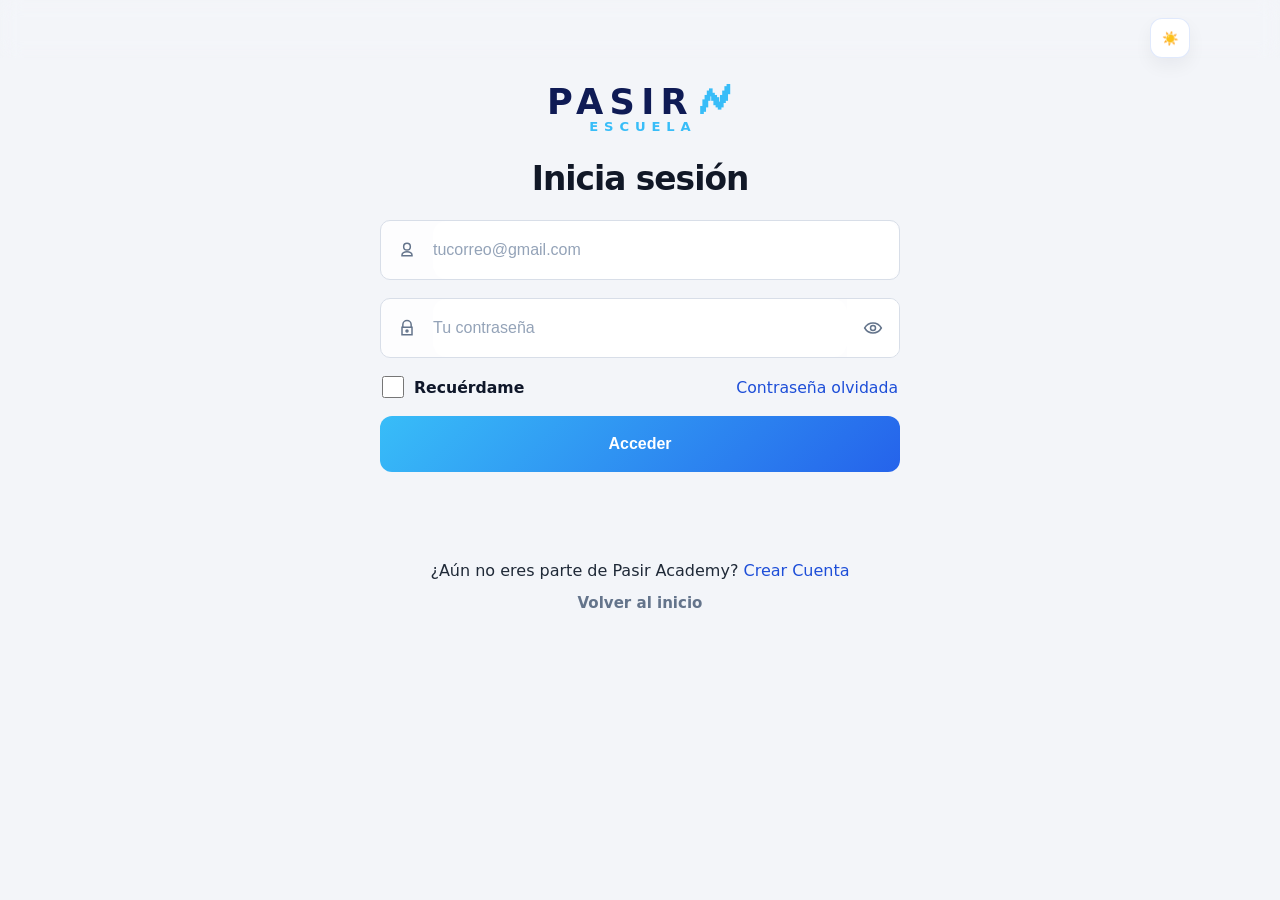
<file: account.html>
<!doctype html>
<html lang="es">
<head>
  <meta charset="utf-8" />
  <meta name="viewport" content="width=device-width,initial-scale=1" />
  <title>Mi aprendizaje | PASIR Escuela</title>
  <link rel="manifest" href="manifest.json">
  <meta name="theme-color" id="theme-color-meta" content="#f3f5f9"/>
  <link rel="apple-touch-icon" href="icons/icon-192.png">
  <link rel="stylesheet" href="app.css">
  <script src="theme.js" defer></script>
  <script>
    document.documentElement.classList.add("auth-checking");
    (function(){
      const token = localStorage.getItem("pasir_token");
      if (!token) { location.replace("login.html"); return; }
      document.documentElement.classList.remove("auth-checking");
      try{ document.documentElement.setAttribute('data-theme', localStorage.getItem('pasir-theme') || 'light'); }catch(e){}
    })();
  </script>
  <style>
    html.auth-checking, html.auth-checking body{visibility:hidden}
    :root{
      --bg:#f3f5f9;--card:#ffffff;--soft:#eef8ff;--stroke:#d8e3f1;--text:#0f172a;--muted:#64748b;
      --blue:#38bdf8;--blue2:#2563eb;--green:#22c55e;--red:#ef4444;--shadow:0 18px 40px rgba(15,23,42,.08)
    }
    *{box-sizing:border-box}
    body{margin:0;background:var(--bg);color:var(--text);font-family:Inter,system-ui,-apple-system,"Segoe UI",Arial,sans-serif;min-height:100vh}
    .container{width:min(1180px,92vw);margin:0 auto}
    .app-header{background:transparent;border-bottom:none;box-shadow:none}
    .topbar{display:flex;justify-content:space-between;align-items:center;gap:12px;padding:18px 0 0}
    .brand{display:flex;align-items:center;gap:10px;font-weight:1000;color:#0f1b55;letter-spacing:.02em}
    .dot{width:12px;height:12px;border-radius:999px;background:var(--blue);box-shadow:0 0 0 6px rgba(56,189,248,.14)}
    .actions{display:flex;gap:10px;align-items:center;flex-wrap:wrap;justify-content:flex-end}
    .btn{display:inline-flex;align-items:center;justify-content:center;gap:8px;padding:10px 13px;border-radius:14px;text-decoration:none;font-weight:900;border:1px solid transparent;cursor:pointer;white-space:nowrap}
    .btn.secondary{background:#fff;border-color:rgba(37,99,235,.16);color:#1d4ed8;box-shadow:0 8px 18px rgba(15,23,42,.04)}
    .btn.active{background:linear-gradient(135deg,#38bdf8,#2563eb);color:#fff;border:0;box-shadow:0 12px 22px rgba(37,99,235,.20)}
    .theme-btn{background:#fff;color:var(--text);border:1px solid rgba(37,99,235,.14);box-shadow:0 8px 18px rgba(15,23,42,.05);border-radius:14px;padding:10px 12px}
    .user-menu{position:relative}
    .user-trigger{display:inline-flex;align-items:center;gap:8px;padding:10px 12px;border-radius:14px;border:1px solid rgba(37,99,235,.14);background:#fff;color:var(--text);font-weight:900;cursor:pointer;box-shadow:0 8px 18px rgba(15,23,42,.04);max-width:220px}
    .user-trigger .name{overflow:hidden;text-overflow:ellipsis;white-space:nowrap;max-width:130px}
    .avatar{display:inline-flex;width:28px;height:28px;align-items:center;justify-content:center;border-radius:999px;background:rgba(56,189,248,.10);border:1px solid rgba(56,189,248,.24)}
    .user-dropdown{z-index:50;position:absolute;right:0;top:calc(100% + 10px);min-width:260px;border:1px solid rgba(37,99,235,.14);background:#fff;border-radius:16px;box-shadow:0 20px 40px rgba(15,23,42,.12);padding:8px;display:none}
    .user-dropdown.open{display:block}.dd-email{padding:10px 12px;color:var(--muted);font-size:13px;word-break:break-all}.dd-item{width:100%;display:flex;align-items:center;gap:10px;padding:10px 12px;border-radius:12px;text-decoration:none;border:0;background:transparent;color:inherit;font-weight:900;cursor:pointer;text-align:left}.dd-item:hover{background:rgba(56,189,248,.08)}.dd-sep{height:1px;background:rgba(148,163,184,.18);margin:6px 4px}.danger{color:#dc2626}
    main{padding:24px 0 44px}.hero{background:linear-gradient(135deg,#eef8ff,#ffffff);border:1px solid rgba(37,99,235,.12);border-radius:24px;padding:22px;box-shadow:var(--shadow);display:flex;justify-content:space-between;gap:18px;align-items:flex-end;flex-wrap:wrap;margin-bottom:18px}
    .eyebrow{display:inline-flex;align-items:center;gap:8px;color:#1d4ed8;font-weight:900;background:rgba(56,189,248,.10);border:1px solid rgba(56,189,248,.20);border-radius:999px;padding:7px 11px;font-size:13px;margin-bottom:10px}
    h1{font-size:clamp(1.55rem,4vw,2.45rem);line-height:1.03;margin:0;color:#111827;letter-spacing:-.04em}.hero p{margin:8px 0 0;color:var(--muted);font-size:1rem}
    .stats{display:grid;grid-template-columns:repeat(3,minmax(100px,1fr));gap:10px;min-width:320px}.stat{background:#fff;border:1px solid rgba(37,99,235,.12);border-radius:18px;padding:12px 14px;box-shadow:0 8px 18px rgba(15,23,42,.04)}.stat b{display:block;font-size:1.35rem;color:#111827}.stat span{color:var(--muted);font-weight:800;font-size:12px}
    .section-head{display:flex;justify-content:space-between;align-items:end;gap:12px;margin:20px 0 12px}.section-head h2{margin:0;font-size:1.35rem;color:#111827;letter-spacing:-.02em}.muted{color:var(--muted)}
    .course-grid{display:grid;grid-template-columns:repeat(auto-fill,minmax(230px,1fr));gap:16px}.course{background:#fff;border:1px solid rgba(37,99,235,.12);border-radius:20px;overflow:hidden;box-shadow:var(--shadow);text-decoration:none;color:inherit;transition:transform .16s ease,box-shadow .16s ease,border-color .16s ease}.course:hover{transform:translateY(-2px);border-color:rgba(37,99,235,.25);box-shadow:0 22px 48px rgba(15,23,42,.12)}
    .course-cover{display:block;aspect-ratio:16/9;background:#eaf4ff;position:relative}.course-cover img{width:100%;height:100%;object-fit:cover;display:block}.tag{position:absolute;left:10px;top:10px;background:rgba(255,255,255,.9);border:1px solid rgba(37,99,235,.16);color:#1d4ed8;font-weight:1000;border-radius:999px;padding:6px 10px;font-size:12px}
    .course-body{padding:14px}.course-title{margin:0 0 6px;font-weight:1000;font-size:15px;line-height:1.25;color:#111827}.course-sub{margin:0;color:var(--muted);font-size:12px}.progress{margin-top:12px;height:8px;border-radius:999px;background:#e8eef7;overflow:hidden;border:1px solid #dde7f3}.progress>div{height:100%;background:linear-gradient(90deg,#38bdf8,#2563eb)}.progress-meta{display:flex;justify-content:space-between;gap:8px;margin-top:8px;font-size:12px;color:var(--muted);font-weight:800}.course-actions{display:flex;gap:8px;align-items:center;justify-content:space-between;margin-top:12px;flex-wrap:wrap}.btn-continue{display:inline-flex;align-items:center;justify-content:center;padding:9px 11px;border-radius:12px;text-decoration:none;font-weight:900;font-size:12px;background:linear-gradient(135deg,#38bdf8,#2563eb);color:#fff}.pill{padding:7px 10px;border-radius:999px;background:rgba(56,189,248,.10);color:#1d4ed8;border:1px solid rgba(56,189,248,.20);font-weight:900;font-size:12px}
    .empty,.err{background:#fff;border:1px solid rgba(37,99,235,.12);border-radius:18px;padding:18px;color:var(--muted);box-shadow:var(--shadow)}.err{color:#dc2626;background:rgba(239,68,68,.08);border-color:rgba(239,68,68,.16);font-weight:800}
    body[data-theme="dark"]{background:#0b1220;color:#f8fafc}body[data-theme="dark"] .brand,body[data-theme="dark"] h1,body[data-theme="dark"] h2,body[data-theme="dark"] .course-title,body[data-theme="dark"] .stat b{color:#f8fafc}body[data-theme="dark"] .muted,body[data-theme="dark"] .hero p,body[data-theme="dark"] .course-sub,body[data-theme="dark"] .progress-meta,body[data-theme="dark"] .stat span{color:#94a3b8}body[data-theme="dark"] .hero{background:linear-gradient(120deg,rgba(15,23,42,.88),rgba(2,6,23,.96))}body[data-theme="dark"] .course,body[data-theme="dark"] .stat,body[data-theme="dark"] .user-trigger,body[data-theme="dark"] .user-dropdown,body[data-theme="dark"] .btn.secondary,body[data-theme="dark"] .theme-btn,body[data-theme="dark"] .empty{background:#0f172a;color:#f8fafc;border-color:rgba(148,163,184,.22)}body[data-theme="dark"] .course-cover{background:#111827}body[data-theme="dark"] .progress{background:#172033;border-color:#22304a}
    @media(max-width:760px){.container{width:min(1180px,94vw)}.topbar{align-items:flex-start}.actions{gap:8px}.btn{padding:9px 10px;font-size:13px}.user-trigger{max-width:142px}.user-trigger .name{max-width:72px}.hero{padding:18px}.stats{grid-template-columns:repeat(3,1fr);min-width:100%;gap:8px}.stat{padding:10px}.stat b{font-size:1.15rem}.course-grid{grid-template-columns:repeat(auto-fill,minmax(160px,1fr));gap:12px}.course-body{padding:11px}.course-title{font-size:13.5px}.course-actions{display:block}.btn-continue{width:100%;margin-bottom:8px}.pill{display:inline-flex}}

    /* PASIR PRO LIMPIO: menos espacio en móvil y tarjetas sin textos repetidos */
    .hero{padding:12px 14px;margin-bottom:12px;align-items:center}
    .hero .hero-copy{display:none}
    .stats{min-width:100%;grid-template-columns:repeat(3,1fr)}
    .stat{padding:10px 12px;text-align:center}
    .section-head{display:none}
    .tag{display:none!important}
    .course-sub{display:none!important}
    .progress-meta span:first-child{display:none!important}
    .progress-meta{justify-content:center;margin-top:7px}
    .course-actions{justify-content:center}
    .course-actions .pill{display:none!important}
    .btn-continue{width:100%;font-size:13px}

    .progress-row{display:flex;align-items:center;gap:9px;margin-top:10px}
    .progress-row .progress{flex:1;margin-top:0}
    .progress-num{min-width:38px;text-align:right;font-size:12px;font-weight:1000;color:#1d4ed8}
    body[data-theme="dark"] .progress-num{color:#38bdf8}
    .progress-meta span:first-child{display:inline!important}
    @media(max-width:760px){main{padding-top:12px}.hero{border-radius:18px}.stats{gap:7px}.stat{border-radius:14px;padding:9px 7px}.stat span{font-size:10px}.course-grid{grid-template-columns:repeat(2,minmax(0,1fr));gap:10px}.progress{margin-top:9px}.user-trigger{max-width:150px}.user-trigger .name{max-width:82px}}
  

    /* ===== TARJETA ESPECIAL ZOOM EN ACCOUNT ===== */
    .course.zoom-course{
      position:relative;
      border-color:rgba(239,68,68,.28);
      background:linear-gradient(180deg,#fff5f7,#ffffff 62%);
      box-shadow:0 18px 42px rgba(239,68,68,.13);
    }
    .course.zoom-course:hover{
      border-color:rgba(239,68,68,.45);
      box-shadow:0 24px 52px rgba(124,58,237,.18);
    }
    .course.zoom-course .course-cover{
      background:radial-gradient(circle at 25% 10%,rgba(255,255,255,.85),transparent 28%),linear-gradient(135deg,#ef4444,#7c3aed 58%,#2563eb);
    }
    .course.zoom-course .course-cover:after{
      content:"";position:absolute;inset:0;background:linear-gradient(180deg,rgba(15,23,42,.05),rgba(15,23,42,.42));pointer-events:none;
    }
    .course.zoom-course .course-cover img{opacity:.78;filter:saturate(1.08);}
    .zoom-live-badge{
      position:absolute;left:10px;top:10px;z-index:2;
      display:inline-flex;align-items:center;gap:6px;
      background:rgba(255,255,255,.94);color:#dc2626;
      border:1px solid rgba(239,68,68,.22);
      border-radius:999px;padding:6px 10px;font-size:12px;font-weight:1000;
      box-shadow:0 8px 18px rgba(15,23,42,.14);
    }
    .zoom-live-badge:before{content:"";width:8px;height:8px;border-radius:999px;background:#ef4444;box-shadow:0 0 0 5px rgba(239,68,68,.16)}
    .zoom-card-note{
      margin:9px 0 0;color:#7f1d1d;font-size:12px;font-weight:900;line-height:1.35;
      background:rgba(239,68,68,.08);border:1px solid rgba(239,68,68,.13);border-radius:13px;padding:9px 10px;
    }

    .zoom-next-preview{
      margin-top:10px;padding:10px 11px;border-radius:14px;
      background:rgba(124,58,237,.08);border:1px solid rgba(124,58,237,.16);
      color:#4c1d95;font-size:12px;font-weight:900;line-height:1.35;
    }
    .zoom-next-preview b{display:block;color:#7f1d1d;font-size:12px;margin-bottom:2px}
    .zoom-next-preview .zoom-date{display:flex;align-items:center;gap:6px;flex-wrap:wrap}
    .zoom-next-preview.loading{color:#64748b;background:#f8fbff;border-color:rgba(37,99,235,.12)}
    body[data-theme="dark"] .zoom-next-preview{background:rgba(124,58,237,.15);border-color:rgba(168,85,247,.22);color:#ddd6fe}
    body[data-theme="dark"] .zoom-next-preview b{color:#fecaca}
    body[data-theme="dark"] .zoom-next-preview.loading{background:#0f172a;color:#94a3b8;border-color:rgba(148,163,184,.22)}

    .course.zoom-course .btn-continue{background:linear-gradient(135deg,#ef4444,#7c3aed);box-shadow:0 12px 24px rgba(124,58,237,.20)}
    .course.zoom-course .course-title{color:#7f1d1d}
    body[data-theme="dark"] .course.zoom-course{background:linear-gradient(180deg,#1f1425,#0f172a 68%);border-color:rgba(248,113,113,.28)}
    body[data-theme="dark"] .course.zoom-course .course-title{color:#fecaca}
    body[data-theme="dark"] .zoom-card-note{background:rgba(239,68,68,.10);border-color:rgba(248,113,113,.18);color:#fecaca}

  </style>

<style id="pasir-solid-blue-buttons">
.btn.active,
.primary,
.btn-continue,
.tab.active{
background:#2563EB !important;
background-image:none !important;
color:#fff !important;
border-color:#2563EB !important;
}
.btn.active:hover,
.primary:hover,
.btn-continue:hover,
.tab.active:hover{
background:#1D4ED8 !important;
}
</style>

</head>
<body>
<header class="app-header"><div class="container"><div class="topbar">
  <div class="brand"><span class="dot"></span><span>PASIR<span style="color:#38bdf8"> ESCUELA 🗲</span></span></div>
  <div class="actions">
    <a class="btn active" href="account.html">Cursos</a>
    <a class="btn secondary" href="recursos.html">Manuales / Apps</a>
    <button class="theme-btn" id="theme-toggle" type="button" aria-label="Cambiar tema"><span id="theme-icon">☀️</span><span id="theme-label" style="display:none">Modo claro</span></button>
    <div class="user-menu" id="userMenu" style="display:none">
      <button class="user-trigger" id="userTrigger" aria-haspopup="menu" aria-expanded="false"><span class="avatar">👤</span><span class="name" id="userName">Cuenta</span><span>▾</span></button>
      <div class="user-dropdown" id="userDropdown" role="menu">
        <div class="dd-email" id="userEmail">Cargando…</div>
        <a class="dd-item" href="account.html">📚 Mis cursos</a>
        <a class="dd-item" href="recursos.html">📥 Manuales y Apps</a>
        <a class="dd-item" href="index.html">🏠 Inicio</a>
        <div class="dd-sep"></div>
        <button class="dd-item danger" id="logout">🚪 Cerrar sesión</button>
      </div>
    </div>
  </div>
</div></div></header>
<main><div class="container">
  <section class="hero">
    <div class="hero-copy"><div class="eyebrow">🎓 Panel del estudiante</div><h1 id="welcomeTitle">Continúa aprendiendo</h1><p>Accede rápido a tus cursos activos y sigue tu progreso desde cualquier dispositivo.</p></div>
    <div class="stats"><div class="stat"><b id="courseCount">0</b><span>Cursos</span></div><div class="stat"><b id="progressAvg">0%</b><span>Avance promedio</span></div><div class="stat"><b id="activeCount">0</b><span>Activos</span></div></div>
  </section>
  <div id="status" class="muted">Cargando…</div>
  <section><div class="section-head"><h2>Tus cursos</h2><span class="muted" id="courseLabel"></span></div><div id="list" class="course-grid"></div></section>
</div></main>
<script>
const API_URL="https://pasir-proxy.vercel.app/api";
const token=localStorage.getItem("pasir_token");
if(!token) location.replace("login.html");
function escapeHtml_(s){return String(s||"").replace(/[&<>"']/g,c=>({"&":"&amp;","<":"&lt;",">":"&gt;","\"":"&quot;","'":"&#39;"}[c]));}
function jsonp(action,payload){return new Promise((resolve,reject)=>{const cb="cb_"+Math.random().toString(36).slice(2);const params=new URLSearchParams();params.set("action",action);Object.entries(payload||{}).forEach(([k,v])=>{if(v!==undefined&&v!==null)params.set(k,String(v));});params.set("callback",cb);const script=document.createElement("script");script.src=API_URL+"?"+params.toString();script.async=true;window[cb]=data=>{cleanup();resolve(data)};function cleanup(){try{delete window[cb]}catch(e){window[cb]=undefined} if(script.parentNode)script.parentNode.removeChild(script)}script.onerror=()=>{cleanup();reject(new Error("Sin conexión a internet."));};document.body.appendChild(script);});}
function loadCourseProgress(courseId){try{return JSON.parse(localStorage.getItem("pasir_progress_"+courseId)||"{}");}catch(e){return {};}}
function getCourseProgress(courseId,apiProgress){const p=loadCourseProgress(courseId);const completed=Array.isArray(p.completed)?p.completed.length:0;const total=Number(p.totalModules||0);const localPercent=total>0?Math.round((completed/total)*100):0;const percent=localPercent>0?localPercent:(Number.isFinite(apiProgress)?apiProgress:0);return{percent,completed,total};}
function isZoomCourse(courseId){return String(courseId||"").trim()==="aula-zoom";}
function continueHref(courseId){const id=String(courseId||"").trim();if(isZoomCourse(id))return "zoom.html";return "course.html?courseId="+encodeURIComponent(courseId);}
function shortEmail(email){email=String(email||"");return email.includes("@")?email.split("@")[0]:email;}
function titleCaseName(name){const parts=String(name||"").trim().replace(/\s+/g," ").split(" ").filter(Boolean);if(!parts.length)return "";const cap=w=>w.charAt(0).toUpperCase()+w.slice(1).toLowerCase();return parts.length===1?cap(parts[0]):cap(parts[0])+" "+parts[1].charAt(0).toUpperCase()+".";}
function getDisplayName(profile){
  const email=typeof profile==="object"?(profile.email||""):String(profile||"");
  const rawName=typeof profile==="object"?(profile.name||profile.fullName||profile.displayName||profile.nombre||profile.nombres||profile.studentName||profile.usuario||""):(!String(profile||"").includes("@")?profile:"");
  const savedName=localStorage.getItem("pasir_name")||"";
  return titleCaseName(rawName)||titleCaseName(savedName)||shortEmail(email);
}
function setUser(profile){
  const email=typeof profile==="object"?(profile.email||""):String(profile||"");
  const displayName=getDisplayName(profile);
  if(email)localStorage.setItem("pasir_email",email);
  if(displayName && displayName!==shortEmail(email))localStorage.setItem("pasir_name",displayName);
  document.getElementById("userName").textContent=displayName||"Cuenta";
  document.getElementById("userEmail").textContent=email||displayName||"Cuenta";
  document.getElementById("welcomeTitle").textContent="Continúa aprendiendo";
  document.getElementById("userMenu").style.display="inline-block";
}
function zoomCourseCard(c){
  const img=c.imageUrl||`assets/courses/${encodeURIComponent(c.courseId)}.jpg`;
  const statusText=c.endDate?`Acceso activo hasta ${escapeHtml_(c.endDate)}`:"Acceso ilimitado";
  return `<article class="course zoom-course">
    <a class="course-cover" href="zoom.html">
      <span class="zoom-live-badge">Aula mensual</span>
      <img src="${escapeHtml_(img)}" alt="${escapeHtml_(c.title||'Aula en vivo por Zoom')}" onerror="this.onerror=null;this.src='img/curso_en_vivo_electricidad_industrial.jpg';">
    </a>
    <div class="course-body">
      <p class="course-title">🔴 ${escapeHtml_(c.title||'Aula en vivo por Zoom')}</p>
      <div class="zoom-card-note">Clase en vivo mensual por Zoom. Entra aquí para ver fecha, hora y enlace.</div>
      <div id="zoomNextPreview" class="zoom-next-preview loading">Buscando próxima clase en vivo…</div>
      <div class="course-actions"><a class="btn-continue" href="zoom.html">📅 Ver sesión Zoom</a></div>
      <div class="progress-meta"><span>${statusText}</span></div>
    </div>
  </article>`;
}

function formatZoomDate_(fecha){
  const raw=String(fecha||"").trim();
  if(!raw)return "Fecha por confirmar";
  const d=new Date(raw+"T00:00:00");
  if(isNaN(d.getTime()))return raw;
  return d.toLocaleDateString("es-PE",{day:"2-digit",month:"long",year:"numeric"});
}
function renderZoomPreview(session){
  const el=document.getElementById("zoomNextPreview");
  if(!el)return;
  el.classList.remove("loading");
  if(!session){
    el.innerHTML="<b>Próxima clase en vivo</b><span>Por confirmar. Revisa esta tarjeta cuando se programe la siguiente sesión.</span>";
    return;
  }
  const titulo=escapeHtml_(session.titulo||"Clase mensual en vivo");
  const fecha=escapeHtml_(formatZoomDate_(session.fecha));
  const hora=escapeHtml_(session.hora||"Hora por confirmar");
  el.innerHTML=`<b>Próxima clase en vivo</b><span class="zoom-date">📅 ${fecha} · 🕒 ${hora}</span><span>${titulo}</span>`;
}
async function loadZoomPreview(){
  const el=document.getElementById("zoomNextPreview");
  if(!el)return;
  try{
    const r=await jsonp("zoomSession",{token});
    if(!r.ok)throw new Error(r.error||"No se pudo cargar Zoom");
    renderZoomPreview(r.session||null);
  }catch(e){
    el.classList.remove("loading");
    el.innerHTML="<b>Próxima clase en vivo</b><span>No se pudo cargar la fecha ahora. Entra al aula Zoom para revisarla.</span>";
  }
}
function courseCard(c){if(isZoomCourse(c.courseId))return zoomCourseCard(c);const img=c.imageUrl||`assets/courses/${encodeURIComponent(c.courseId)}.jpg`;const pRaw=(c.progress??c.progreso);const pNum=typeof pRaw==="number"?pRaw:(typeof pRaw==="string"?parseFloat(pRaw):NaN);const apiProgress=Number.isFinite(pNum)?Math.max(0,Math.min(100,pNum)):0;const saved=getCourseProgress(c.courseId,apiProgress);const progress=saved.percent;const continueText=progress>0?"Continuar":"Empezar";const moduleText=saved.total?`${saved.completed}/${saved.total} módulos`:(progress>0?"En progreso":"Sin iniciar");return `<article class="course"><a class="course-cover" href="${continueHref(c.courseId)}"><img src="${escapeHtml_(img)}" alt="${escapeHtml_(c.title)}" onerror="this.onerror=null;this.src='icons/icon-512.png';"></a><div class="course-body"><p class="course-title">${escapeHtml_(c.title)}</p><div class="progress-row"><div class="progress"><div style="width:${progress}%"></div></div><span class="progress-num">${progress}%</span></div><div class="progress-meta"><span>${moduleText}</span></div><div class="course-actions"><a class="btn-continue" href="${continueHref(c.courseId)}">▶ ${continueText}</a></div></div></article>`;}
const ACCOUNT_CACHE_KEY="pasir_cache_account_v2";
const CACHE_MAX_AGE=1000*60*10;
function readCache(key){try{return JSON.parse(localStorage.getItem(key)||"null");}catch(e){return null;}}
function writeCache(key,data){try{localStorage.setItem(key,JSON.stringify({savedAt:Date.now(),data}));}catch(e){}}
function renderAccount(r,fromCache){
  const email=r.email||localStorage.getItem("pasir_email")||"";
  setUser({email,name:r.name||r.fullName||r.displayName||r.nombre||r.nombres||r.studentName||r.usuario||localStorage.getItem("pasir_name")||""});
  const courses=Array.isArray(r.courses)?r.courses:[];
  document.getElementById("status").textContent=fromCache?"":"";
  document.getElementById("courseCount").textContent=courses.length;
  document.getElementById("activeCount").textContent=courses.filter(c=>!c.expired).length;
  document.getElementById("courseLabel").textContent=courses.length?courses.length+" curso(s) disponible(s)":"";
  if(!courses.length){document.getElementById("progressAvg").textContent="0%";document.getElementById("list").innerHTML='<div class="empty">Aún no tienes cursos habilitados. Si ya pagaste, espera a que lo activen por WhatsApp.</div>';return;}
  const progressCourses=courses.filter(c=>!isZoomCourse(c.courseId));
  let sum=0;progressCourses.forEach(c=>{const pRaw=(c.progress??c.progreso);const pNum=typeof pRaw==="number"?pRaw:(typeof pRaw==="string"?parseFloat(pRaw):NaN);sum+=getCourseProgress(c.courseId,Number.isFinite(pNum)?pNum:0).percent;});
  document.getElementById("progressAvg").textContent=progressCourses.length?Math.round(sum/progressCourses.length)+"%":"0%";
  document.getElementById("list").innerHTML=courses.map(courseCard).join("");
  if(courses.some(c=>isZoomCourse(c.courseId))) loadZoomPreview();
}
function renderCourseSkeleton(){document.getElementById("status").textContent="Cargando…";document.getElementById("list").innerHTML=Array.from({length:4}).map(()=>`<article class="course"><div class="course-cover"></div><div class="course-body"><p class="course-title">Cargando curso…</p><div class="progress-row"><div class="progress"><div style="width:35%"></div></div><span class="progress-num">...</span></div><div class="progress-meta"><span>Preparando</span></div><div class="course-actions"><span class="btn-continue">Cargando</span></div></div></article>`).join("");}
async function refreshAccount(silent){
  try{const r=await jsonp("me",{token});if(!r.ok){localStorage.removeItem("pasir_token");return location.replace("login.html");}writeCache(ACCOUNT_CACHE_KEY,r);renderAccount(r,false);}catch(e){if(!silent)document.getElementById("status").innerHTML='<div class="err">'+escapeHtml_(e.message||e)+'</div>';else document.getElementById("status").textContent="";}
}
(function(){const cached=readCache(ACCOUNT_CACHE_KEY);if(cached&&cached.data){renderAccount(cached.data,true);refreshAccount(true);}else{renderCourseSkeleton();refreshAccount(false);}})();
(function(){const userMenu=document.getElementById("userMenu"),userTrigger=document.getElementById("userTrigger"),userDropdown=document.getElementById("userDropdown");const storedEmail=localStorage.getItem("pasir_email")||"";const storedName=localStorage.getItem("pasir_name")||"";if(storedEmail||storedName)setUser({email:storedEmail,name:storedName});function closeMenu(){userDropdown&&userDropdown.classList.remove("open");userTrigger&&userTrigger.setAttribute("aria-expanded","false");}if(userTrigger&&userDropdown){userTrigger.addEventListener("click",e=>{e.stopPropagation();userDropdown.classList.toggle("open");userTrigger.setAttribute("aria-expanded",userDropdown.classList.contains("open")?"true":"false");});document.addEventListener("click",closeMenu);document.addEventListener("keydown",e=>{if(e.key==="Escape")closeMenu();});userDropdown.addEventListener("click",e=>e.stopPropagation());}const logoutBtn=document.getElementById("logout");if(logoutBtn)logoutBtn.addEventListener("click",e=>{e.preventDefault();localStorage.removeItem("pasir_token");localStorage.removeItem("pasir_name");localStorage.removeItem("pasir_email");location.replace("index.html");});})();
if("serviceWorker" in navigator){window.addEventListener("load",()=>navigator.serviceWorker.register("./sw.js").catch(()=>{}));}
</script>
</body>
</html>
</file>
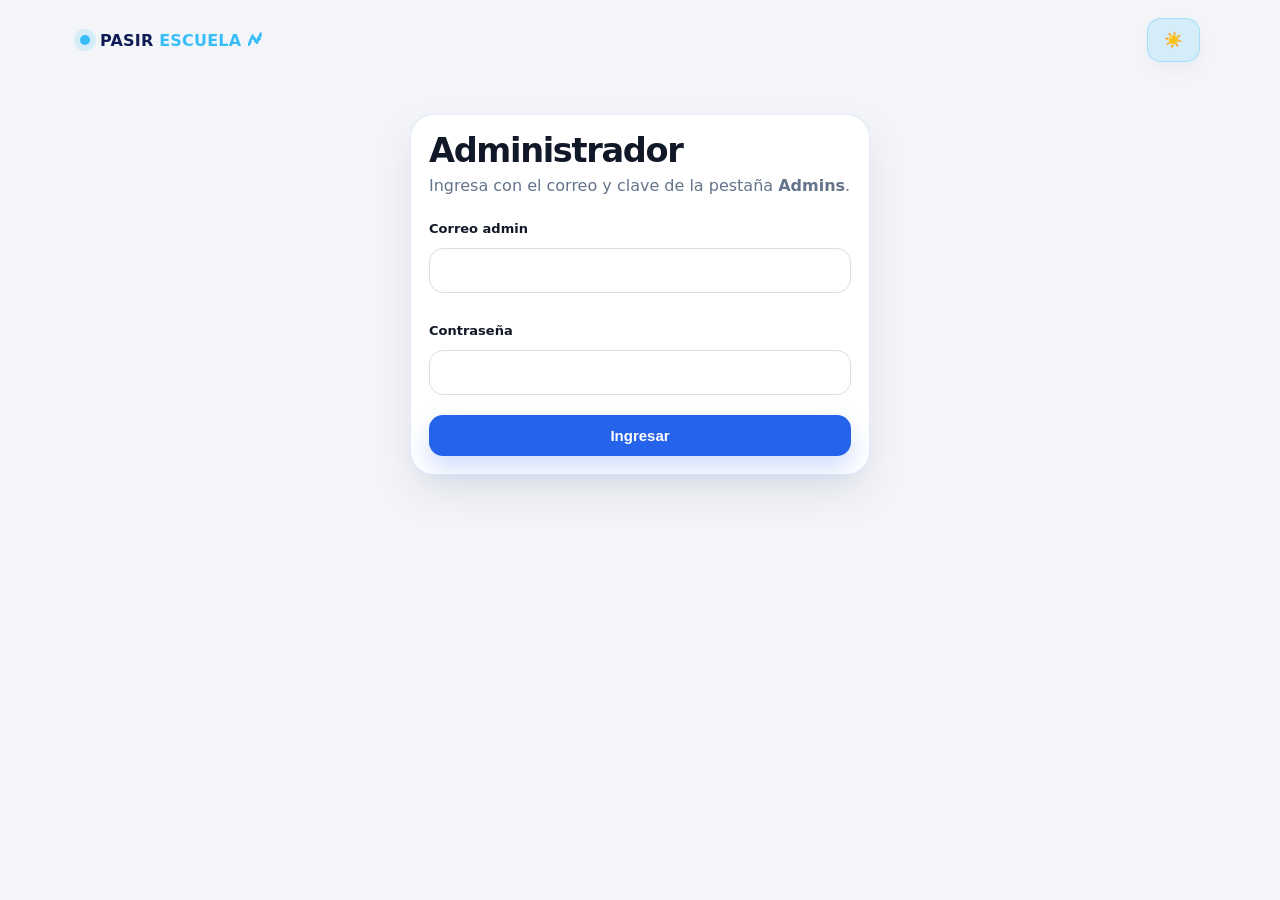
<file: admin.html>
<!doctype html>
<html lang="es">
<head>
  <meta charset="utf-8" />
  <meta name="viewport" content="width=device-width,initial-scale=1" />
  <title>Administrador | PASIR Escuela</title>
  <link rel="manifest" href="manifest.json">
  <meta name="theme-color" content="#f3f4f6"/>
  <link rel="apple-touch-icon" href="icons/icon-192.png">
  <link rel="stylesheet" href="app.css">
  <script src="theme.js" defer></script>
  <style>
    :root{--bg:#f3f5f9;--card:#fff;--stroke:#d8dee8;--text:#0f172a;--muted:#64748b;--blue:#38bdf8;--blue2:#2563eb;--shadow:0 18px 40px rgba(15,23,42,.08);--danger:#dc2626;--ok:#16a34a}
    *{box-sizing:border-box} body{margin:0;background:var(--bg);color:var(--text);font-family:Inter,system-ui,-apple-system,"Segoe UI",Arial,sans-serif;min-height:100vh}.container{width:min(1120px,94vw);margin:0 auto}.row{display:flex;align-items:center;justify-content:space-between;gap:12px;padding:18px 0}.brand{display:flex;align-items:center;gap:10px;font-weight:900;color:#0f1b55}.dot{width:12px;height:12px;border-radius:999px;background:var(--blue);box-shadow:0 0 0 6px rgba(56,189,248,.14)}.btn{display:inline-flex;align-items:center;justify-content:center;gap:8px;padding:12px 16px;border-radius:14px;text-decoration:none;font-weight:900;border:0;cursor:pointer;font-size:15px}.primary{background:linear-gradient(135deg,#38bdf8,#2563eb);color:#fff}.secondary{background:#fff;border:1px solid rgba(37,99,235,.16);color:#1d4ed8;box-shadow:0 8px 18px rgba(15,23,42,.04)}.dangerBtn{background:#fee2e2;color:#b91c1c}.btn:disabled{background:#9ca3af;color:#fff;cursor:not-allowed}.top{display:flex;align-items:flex-start;justify-content:space-between;gap:16px;flex-wrap:wrap;margin:22px 0}.title{font-size:2.1rem;line-height:1.05;font-weight:900;letter-spacing:-.04em;margin:0;color:#111827}.muted{color:var(--muted)}.hero,.card{background:var(--card);border:1px solid rgba(37,99,235,.12);border-radius:22px;box-shadow:var(--shadow)}.hero{padding:22px;margin-bottom:18px;background:linear-gradient(135deg,#eef8ff,#fff)}.hero h1{margin:0 0 6px;font-size:1.55rem}.grid{display:grid;grid-template-columns:repeat(12,1fr);gap:16px}.card{padding:18px}.span4{grid-column:span 4}.span6{grid-column:span 6}.span8{grid-column:span 8}.span12{grid-column:span 12} h2{margin:0 0 14px;font-size:1.15rem}.form{display:grid;gap:10px}.field label{display:block;font-weight:900;margin:0 0 6px;color:#111827;font-size:13px}.input,select{width:100%;border:1px solid var(--stroke);border-radius:14px;background:#fff;padding:13px 14px;font-size:15px;outline:none}.input:focus,select:focus{border-color:#38bdf8;box-shadow:0 0 0 4px rgba(56,189,248,.18)}.inline{display:grid;grid-template-columns:1fr 1fr;gap:10px}.msg{display:none;margin-top:10px;border-radius:14px;padding:12px;font-weight:800}.msg.ok{display:block;background:#dcfce7;color:#166534;border:1px solid #bbf7d0}.msg.err{display:block;background:#fee2e2;color:#b91c1c;border:1px solid #fecaca}.list{display:grid;gap:8px;max-height:360px;overflow:auto}.item{display:flex;align-items:center;justify-content:space-between;gap:10px;padding:10px 12px;border:1px solid rgba(37,99,235,.10);border-radius:14px;background:#fff}.item strong{font-size:14px}.item.clickable{cursor:pointer}.item.clickable:hover{border-color:#38bdf8;box-shadow:0 8px 20px rgba(56,189,248,.12)}.pill{display:inline-flex;border-radius:999px;padding:5px 9px;font-weight:900;font-size:12px;background:rgba(56,189,248,.10);color:#1d4ed8;border:1px solid rgba(56,189,248,.20)}.hide{display:none!important}.loginBox{max-width:460px;margin:34px auto}.quick{display:flex;gap:8px;flex-wrap:wrap}.quick button{padding:8px 10px;border-radius:999px;border:1px solid rgba(37,99,235,.16);background:#fff;color:#1d4ed8;font-weight:900;cursor:pointer}.adminbar{display:flex;align-items:center;gap:10px;flex-wrap:wrap}.small{font-size:12px;color:var(--muted)}
    body[data-theme="dark"]{background:#0b1220;color:#f9fafb}body[data-theme="dark"] .brand,body[data-theme="dark"] .title,body[data-theme="dark"] h1,body[data-theme="dark"] h2,body[data-theme="dark"] label{color:#f8fafc}body[data-theme="dark"] .muted,body[data-theme="dark"] .small{color:#94a3b8}body[data-theme="dark"] .hero,body[data-theme="dark"] .card,body[data-theme="dark"] .item,body[data-theme="dark"] .input,body[data-theme="dark"] select,body[data-theme="dark"] .secondary,body[data-theme="dark"] .quick button{background:#0f172a;color:#f8fafc;border-color:rgba(148,163,184,.22)}body[data-theme="dark"] .hero{background:linear-gradient(120deg,rgba(15,23,42,.88),rgba(2,6,23,.96))}
    .bulkPanel{display:grid;grid-template-columns:repeat(3,1fr);gap:14px}.bulkBox{border:1px solid rgba(37,99,235,.12);border-radius:18px;padding:12px;background:rgba(255,255,255,.66)}.checkList{display:grid;gap:8px;max-height:290px;overflow:auto}.checkItem{display:flex;gap:9px;align-items:flex-start;padding:9px 10px;border:1px solid rgba(37,99,235,.10);border-radius:13px;background:#fff}.checkItem input{margin-top:3px;transform:scale(1.12)}.checkItem b{font-size:13px}.bulkTools{display:flex;gap:8px;flex-wrap:wrap;margin:8px 0}.bulkTools button{padding:7px 9px;border-radius:999px;border:1px solid rgba(37,99,235,.16);background:#fff;color:#1d4ed8;font-weight:900;cursor:pointer;font-size:12px}.counter{font-weight:900;color:#1d4ed8}body[data-theme="dark"] .bulkBox,body[data-theme="dark"] .checkItem,body[data-theme="dark"] .bulkTools button{background:#0f172a;color:#f8fafc;border-color:rgba(148,163,184,.22)}@media(max-width:850px){.bulkPanel{grid-template-columns:1fr}}
    @media(max-width:850px){.span4,.span6,.span8{grid-column:span 12}.inline{grid-template-columns:1fr}.title{font-size:1.7rem}.btn{width:100%}.top .adminbar{width:100%}.top .adminbar .btn{width:auto}}

    /* ===== ADMIN PRO VISUAL V2 ===== */
    .appShell{padding-bottom:34px}
    .top{background:linear-gradient(135deg,#0f172a,#1d4ed8 58%,#38bdf8);color:#fff;border-radius:28px;padding:22px;margin:18px 0;box-shadow:0 22px 50px rgba(37,99,235,.22)}
    .top .title,.top .muted{color:#fff}.top .muted{opacity:.86}.top .secondary{background:rgba(255,255,255,.13);color:#fff;border-color:rgba(255,255,255,.25);box-shadow:none}.top .dangerBtn{background:rgba(254,226,226,.95)}
    .hero{display:grid;grid-template-columns:1.3fr .7fr;gap:16px;align-items:center;overflow:hidden;position:relative;border:0;background:linear-gradient(135deg,#eff6ff,#ffffff 60%,#e0f2fe)}
    .hero:after{content:"";position:absolute;right:-90px;top:-110px;width:260px;height:260px;border-radius:999px;background:rgba(56,189,248,.20)}
    .hero h1{font-size:1.8rem}.hero p{margin:0;color:#475569;font-weight:700}
    .heroStats{display:grid;grid-template-columns:repeat(3,1fr);gap:10px;position:relative;z-index:1}
    .statBox{background:#fff;border:1px solid rgba(37,99,235,.13);border-radius:18px;padding:12px;text-align:center;box-shadow:0 10px 25px rgba(15,23,42,.05)}
    .statBox b{display:block;font-size:1.35rem;color:#1d4ed8}.statBox span{font-size:12px;font-weight:900;color:#64748b}
    .adminMenu{display:grid;grid-template-columns:repeat(5,1fr);gap:12px;margin:0 0 18px}
    .menuBtn{border:1px solid rgba(37,99,235,.12);background:#fff;color:#0f172a;min-height:88px;border-radius:22px;padding:14px;cursor:pointer;display:flex;align-items:center;gap:12px;text-align:left;box-shadow:0 14px 32px rgba(15,23,42,.06);transition:.18s ease}
    .menuBtn:hover{transform:translateY(-2px);border-color:rgba(37,99,235,.35);box-shadow:0 18px 38px rgba(37,99,235,.13)}
    .menuBtn.active{background:linear-gradient(135deg,#38bdf8,#2563eb);color:#fff;box-shadow:0 18px 38px rgba(37,99,235,.22)}
    .menuIcon{width:46px;height:46px;border-radius:16px;display:grid;place-items:center;font-size:23px;background:rgba(56,189,248,.12);flex:0 0 auto}.menuBtn.active .menuIcon{background:rgba(255,255,255,.20)}
    .menuText b{display:block;font-size:15px}.menuText span{display:block;font-size:12px;opacity:.76;font-weight:800;margin-top:2px}
    .panelSection{display:none}.panelSection.activePanel{display:block;animation:fadeUp .18s ease}
    @keyframes fadeUp{from{opacity:0;transform:translateY(8px)}to{opacity:1;transform:translateY(0)}}
    .panelGrid{display:grid;grid-template-columns:repeat(12,1fr);gap:16px}
    .sectionHeader{grid-column:span 12;background:#fff;border:1px solid rgba(37,99,235,.10);border-radius:22px;padding:16px 18px;box-shadow:0 12px 28px rgba(15,23,42,.04);display:flex;align-items:center;justify-content:space-between;gap:10px;margin-bottom:0}
    .sectionHeader h2{margin:0;font-size:1.25rem}.sectionHeader p{margin:3px 0 0;color:#64748b;font-weight:700}
    .card{border-radius:24px}.card h2{display:flex;align-items:center;gap:7px}
    .btn.primary{box-shadow:0 12px 26px rgba(37,99,235,.22)}.btn{transition:.18s ease}.btn:hover{transform:translateY(-1px)}
    .list{border-radius:16px}.item{transition:.16s ease}.item:hover{background:#f8fbff}
    .bulkPanel{grid-template-columns:1fr 1fr 1fr}.bulkBox{background:linear-gradient(180deg,#fff,#f8fbff);box-shadow:inset 0 1px 0 rgba(255,255,255,.7)}.checkList{max-height:360px}.checkItem{transition:.16s ease}.checkItem:hover{border-color:#38bdf8;background:#f8fbff}
    .mobileHint{display:none}
    body[data-theme="dark"] .top{background:linear-gradient(135deg,#020617,#0f172a 55%,#1d4ed8)}
    body[data-theme="dark"] .hero{background:linear-gradient(135deg,#0f172a,#020617)}
    body[data-theme="dark"] .hero p{color:#cbd5e1}
    body[data-theme="dark"] .statBox,body[data-theme="dark"] .menuBtn,body[data-theme="dark"] .sectionHeader{background:#0f172a;color:#f8fafc;border-color:rgba(148,163,184,.22)}
    body[data-theme="dark"] .statBox b{color:#38bdf8}body[data-theme="dark"] .statBox span,body[data-theme="dark"] .sectionHeader p{color:#94a3b8}
    @media(max-width:950px){.adminMenu{grid-template-columns:repeat(2,1fr)}.hero{grid-template-columns:1fr}.heroStats{grid-template-columns:repeat(3,1fr)}.bulkPanel{grid-template-columns:1fr}.mobileHint{display:block}}
    @media(max-width:560px){.adminMenu{grid-template-columns:1fr}.menuBtn{min-height:74px}.heroStats{grid-template-columns:1fr}.sectionHeader{display:block}.top{border-radius:22px;margin-top:10px}.hero h1{font-size:1.45rem}}

  </style>
</head>
<body>
<header><div class="container"><div class="row"><div class="brand"><span class="dot"></span><span>PASIR<span style="color:#38bdf8"> ESCUELA 🗲</span></span></div><button class="btn secondary" id="theme-toggle" type="button"><span id="theme-icon">☀️</span></button></div></div></header>
<main class="container">
  <section id="loginView" class="loginBox card">
    <h1 class="title" style="margin-bottom:8px">Administrador</h1>
    <p class="muted" style="margin-top:0">Ingresa con el correo y clave de la pestaña <b>Admins</b>.</p>
    <form id="adminLoginForm" class="form">
      <div class="field"><label>Correo admin</label><input class="input" id="adminEmail" type="email" autocomplete="username" required></div>
      <div class="field"><label>Contraseña</label><input class="input" id="adminPassword" type="password" autocomplete="current-password" required></div>
      <button class="btn primary" id="adminLoginBtn" type="submit">Ingresar</button>
      <div id="loginMsg" class="msg"></div>
    </form>
  </section>

  <section id="dashView" class="hide appShell">
    <div class="top">
      <div><h1 class="title">Panel administrador</h1><div class="muted">Da accesos a cursos, manuales y apps sin abrir Google Sheets.</div></div>
      <div class="adminbar"><a class="btn secondary" href="account.html">Mi cuenta</a><button class="btn dangerBtn" id="logoutAdmin">Salir admin</button></div>
    </div>
    <div class="hero">
      <div>
        <h1>Gestión rápida y ordenada</h1>
        <p>Administra alumnos, cursos, manuales, apps y accesos masivos desde un entorno más limpio.</p>
      </div>
      <div class="heroStats">
        <div class="statBox"><b id="statUsers">0</b><span>Alumnos</span></div>
        <div class="statBox"><b id="statCourses">0</b><span>Cursos</span></div>
        <div class="statBox"><b id="statResources">0</b><span>Recursos</span></div>
      </div>
    </div>
    <div class="adminMenu" role="tablist" aria-label="Menú administrador">
      <button class="menuBtn active" type="button" data-panel="crear"><span class="menuIcon">👤</span><span class="menuText"><b>Crear alumno</b><span>Registrar nuevo acceso</span></span></button>
      <button class="menuBtn" type="button" data-panel="alumnos"><span class="menuIcon">👥</span><span class="menuText"><b>Alumnos registrados</b><span>Buscar, revisar y editar</span></span></button>
      <button class="menuBtn" type="button" data-panel="individual"><span class="menuIcon">🔑</span><span class="menuText"><b>Acceso individual</b><span>Un alumno por recurso</span></span></button>
      <button class="menuBtn" type="button" data-panel="masivo"><span class="menuIcon">⚡</span><span class="menuText"><b>Acceso masivo</b><span>Varios alumnos y recursos</span></span></button>
      <button class="menuBtn" type="button" data-panel="recursos"><span class="menuIcon">🧩</span><span class="menuText"><b>Recursos</b><span>Ver manuales, cursos y apps</span></span></button>
    </div>
    <div class="mobileHint small" style="margin:-6px 0 14px">Toca un botón para cambiar de sección.</div>
    <div class="grid">
      <div class="card span12 panelSection activePanel" data-panel-section="crear">
        <div class="sectionHeader"><div><h2>👤 Crear alumno</h2><p>Registra un alumno nuevo con correo y clave.</p></div></div>
      </div>
      <div class="card span4 panelSection activePanel" data-panel-section="crear">
        <h2>👤 Crear alumno</h2>
        <form id="createUserForm" class="form">
          <div class="field"><label>Nombre</label><input class="input" id="newName" placeholder="Nombre del alumno" required></div>
          <div class="field"><label>Correo</label><input class="input" id="newEmail" type="email" placeholder="alumno@gmail.com" required></div>
          <div class="field"><label>Clave</label><input class="input" id="newPass" placeholder="123456" required></div>
          <button class="btn primary" id="createUserBtn" type="submit">Crear alumno</button>
          <div id="createUserMsg" class="msg"></div>
        </form>
      </div>
      <div class="card span12 panelSection" data-panel-section="alumnos">
        <div class="sectionHeader"><div><h2>👥 Alumnos registrados</h2><p>Busca un alumno, revisa sus accesos, activa, desactiva o envía recuperación.</p></div></div>
      </div>
      <div class="card span8 panelSection" data-panel-section="alumnos">
        <h2 id="usersTitle">👥 Alumnos registrados (0)</h2>
        <div class="inline" style="margin-bottom:10px"><input class="input" id="userSearch" placeholder="Buscar por nombre o correo"><button class="btn secondary" id="refreshUsers">Actualizar</button></div>
        <div id="usersList" class="list"><div class="muted">Cargando alumnos…</div></div>
        <div class="small" style="margin-top:8px">Toca un alumno para ver sus cursos, recursos, resetear clave o desactivarlo.</div>
      </div>

      <div class="card span12 panelSection" data-panel-section="alumnos" id="userDetailCard" style="display:none">
        <h2>🔎 Detalle del alumno</h2>
        <div id="selectedUserBox" class="muted">Selecciona un alumno.</div>
        <div class="quick" style="margin:12px 0">
          <button type="button" id="fillSelectedUser">Usar este alumno para dar acceso</button>
          <button type="button" id="resetSelectedPass">Enviar link de recuperación</button>
          <button type="button" id="deleteSelectedUser" style="color:#b91c1c;border-color:#fecaca;background:#fee2e2">Desactivar usuario</button>
        </div>
        <div class="grid">
          <div class="span6"><h2>📚 Cursos del alumno</h2><div id="selectedCourses" class="list"><div class="muted">Sin datos.</div></div></div>
          <div class="span6"><h2>📥 Manuales / Apps del alumno</h2><div id="selectedResources" class="list"><div class="muted">Sin datos.</div></div></div>
        </div>
      </div>

      <div class="card span12 panelSection" data-panel-section="individual">
        <div class="sectionHeader"><div><h2>🔑 Acceso individual</h2><p>Úsalo cuando quieras dar acceso a un solo alumno.</p></div></div>
      </div>
      <div class="card span6 panelSection" data-panel-section="individual">
        <h2>📚 Dar acceso a curso</h2>
        <form id="giveCourseForm" class="form">
          <div class="field"><label>Correo del alumno</label><input class="input" id="courseEmail" list="usersDatalist" type="email" placeholder="alumno@gmail.com" required></div>
          <div class="field"><label>Curso disponible</label><select id="courseSelect" required><option value="">Cargando cursos…</option></select></div>
          <input type="hidden" id="courseId"><input type="hidden" id="courseTitle">
          <div class="inline">
            <div class="field"><label>Fecha inicio</label><input class="input" id="courseStart" type="date"></div>
            <div class="field"><label>Fecha vencimiento</label><input class="input" id="courseEnd" type="date"></div>
          </div>
          <div class="quick" data-target="courseEnd"><button type="button" data-days="30">30 días</button><button type="button" data-days="180">6 meses</button><button type="button" data-days="365">1 año</button><button type="button" data-days="">Ilimitado</button></div>
          <button class="btn primary" id="giveCourseBtn" type="submit">Guardar acceso al curso</button>
          <div id="giveCourseMsg" class="msg"></div>
        </form>
      </div>

      <div class="card span6 panelSection" data-panel-section="individual">
        <h2>📥 Dar acceso a manual/app</h2>
        <form id="giveResourceForm" class="form">
          <div class="field"><label>Correo del alumno</label><input class="input" id="resourceEmail" list="usersDatalist" type="email" placeholder="alumno@gmail.com" required></div>
          <div class="field"><label>Recurso</label><select id="resourceId" required><option value="">Cargando recursos…</option></select></div>
          <div class="inline">
            <div class="field"><label>Fecha inicio</label><input class="input" id="resourceStart" type="date"></div>
            <div class="field"><label>Fecha vencimiento</label><input class="input" id="resourceEnd" type="date"></div>
          </div>
          <div class="quick" data-target="resourceEnd"><button type="button" data-days="30">30 días</button><button type="button" data-days="180">6 meses</button><button type="button" data-days="365">1 año</button><button type="button" data-days="">Ilimitado</button></div>
          <button class="btn primary" id="giveResourceBtn" type="submit">Guardar acceso al recurso</button>
          <div id="giveResourceMsg" class="msg"></div>
        </form>
      </div>


      <div class="card span12 panelSection" data-panel-section="masivo">
        <h2>⚡ Acceso masivo PRO</h2>
        <p class="muted" style="margin-top:-6px">Selecciona varios alumnos y varios cursos/manuales/apps. Luego guarda todo en una sola acción.</p>
        <div class="inline" style="margin-bottom:10px">
          <div class="field"><label>Fecha inicio</label><input class="input" id="bulkStart" type="date"></div>
          <div class="field"><label>Fecha vencimiento</label><input class="input" id="bulkEnd" type="date"></div>
        </div>
        <div class="quick" data-target="bulkEnd" style="margin-bottom:12px"><button type="button" data-days="30">30 días</button><button type="button" data-days="180">6 meses</button><button type="button" data-days="365">1 año</button><button type="button" data-days="">Ilimitado</button></div>
        <div class="bulkPanel">
          <div class="bulkBox">
            <h2>👥 Alumnos <span class="counter" id="bulkUsersCount">(0)</span></h2>
            <input class="input" id="bulkUserSearch" placeholder="Buscar alumno">
            <div class="bulkTools"><button type="button" id="bulkSelectUsers">Seleccionar visibles</button><button type="button" id="bulkClearUsers">Limpiar alumnos</button></div>
            <div id="bulkUsersList" class="checkList"><div class="muted">Cargando alumnos…</div></div>
          </div>
          <div class="bulkBox">
            <h2>📚 Cursos <span class="counter" id="bulkCoursesCount">(0)</span></h2>
            <div class="bulkTools"><button type="button" id="bulkSelectCourses">Todos los cursos</button><button type="button" id="bulkClearCourses">Limpiar cursos</button></div>
            <div id="bulkCoursesList" class="checkList"><div class="muted">Cargando cursos…</div></div>
          </div>
          <div class="bulkBox">
            <h2>📥 Manuales / Apps <span class="counter" id="bulkResourcesCount">(0)</span></h2>
            <div class="bulkTools"><button type="button" id="bulkSelectResources">Todos los recursos</button><button type="button" id="bulkClearResources">Limpiar recursos</button></div>
            <div id="bulkResourcesList" class="checkList"><div class="muted">Cargando recursos…</div></div>
          </div>
        </div>
        <button class="btn primary" id="bulkGiveBtn" type="button" style="margin-top:14px">Dar acceso masivo</button>
        <div id="bulkGiveMsg" class="msg"></div>
      </div>

      <div class="card span12 panelSection" data-panel-section="recursos">
        <div class="sectionHeader"><div><h2>🧩 Recursos disponibles</h2><p>Visualiza todos los manuales, cursos y apps cargados en tu hoja Resources.</p></div></div>
      </div>
      <div class="card span12 panelSection" data-panel-section="recursos">
        <h2>🧩 Recursos disponibles</h2>
        <div id="resourcesList" class="list"><div class="muted">Cargando recursos…</div></div>
      </div>
    </div>
  </section>
  <datalist id="usersDatalist"></datalist>
</main>
<script>
const API_URL="https://pasir-proxy.vercel.app/api";
let adminToken=localStorage.getItem("pasir_admin_token")||"";
let allUsers=[]; let allResources=[]; let allCourses=[]; let selectedUser=null;
let bulkSelectedUsers=new Set(); let bulkSelectedCourses=new Set(); let bulkSelectedResources=new Set();
function $(id){return document.getElementById(id)}
function esc(s){return String(s||"").replace(/[&<>"']/g,c=>({"&":"&amp;","<":"&lt;",">":"&gt;","\"":"&quot;","'":"&#39;"}[c]))}
function today(){return new Date().toISOString().slice(0,10)}
function addDays(days){const d=new Date();d.setDate(d.getDate()+Number(days));return d.toISOString().slice(0,10)}
function msg(id,type,text){const el=$(id); el.className="msg "+type; el.textContent=text;}
function setBtn(btn,loading,text,loadingText){btn.disabled=loading;btn.textContent=loading?loadingText:text;}
function jsonp(action,payload){return new Promise((resolve,reject)=>{const cb="cb_"+Math.random().toString(36).slice(2);const params=new URLSearchParams();params.set("action",action);Object.entries(payload||{}).forEach(([k,v])=>{if(v!==undefined&&v!==null)params.set(k,String(v))});params.set("callback",cb);const s=document.createElement("script");s.src=API_URL+"?"+params.toString();s.async=true;window[cb]=(data)=>{clean();resolve(data)};function clean(){try{delete window[cb]}catch(e){window[cb]=undefined} if(s.parentNode)s.parentNode.removeChild(s)}s.onerror=()=>{clean();reject(new Error("Sin conexión a internet."))};document.body.appendChild(s)})}
function showDash(){ $("loginView").classList.add("hide"); $("dashView").classList.remove("hide"); }
function showLogin(){ $("dashView").classList.add("hide"); $("loginView").classList.remove("hide"); }
async function loadUsers(){const r=await jsonp("adminUsers",{token:adminToken}); if(!r.ok) throw new Error(r.error||"No se pudo cargar usuarios"); allUsers=r.users||[]; renderUsers(); renderDatalist(); renderBulkUsers(); updateStats();}
async function loadResources(){const r=await jsonp("adminResources",{token:adminToken}); if(!r.ok) throw new Error(r.error||"No se pudo cargar recursos"); allResources=r.resources||[]; renderResources(); renderResourceSelect(); renderBulkResources(); updateStats();}
async function loadCourses(){const r=await jsonp("adminCourses",{token:adminToken}); if(!r.ok) throw new Error(r.error||"No se pudo cargar cursos"); allCourses=r.courses||[]; renderCourseSelect(); renderBulkCourses(); updateStats();}
function renderDatalist(){ $("usersDatalist").innerHTML=allUsers.map(u=>`<option value="${esc(u.email)}">${esc(u.name||u.email)}</option>`).join(""); }
function renderUsers(){const q=($("userSearch").value||"").toLowerCase(); const list=allUsers.filter(u=>(u.email+" "+u.name).toLowerCase().includes(q)); if($("usersTitle")) $("usersTitle").textContent=`👥 Alumnos registrados (${allUsers.length})`; $("usersList").innerHTML=list.length?list.map(u=>`<div class="item clickable" data-email="${esc(u.email)}"><div><strong>${esc(u.name||"Sin nombre")}</strong><div class="small">${esc(u.email)}</div></div><span class="pill">${esc(u.status||"active")}</span></div>`).join(""):`<div class="muted">No hay alumnos.</div>`;}
function renderResources(){ $("resourcesList").innerHTML=allResources.length?allResources.map(r=>`<div class="item"><div><strong>${esc(r.title||r.resourceId)}</strong><div class="small">${esc(r.resourceId)} · ${esc(r.type)} · ${esc(r.description)}</div></div><span class="pill">${esc(r.status||"active")}</span></div>`).join(""):`<div class="muted">No hay recursos en Resources.</div>`;}
function renderResourceSelect(){ $("resourceId").innerHTML='<option value="">Selecciona recurso</option>'+allResources.filter(r=>(r.status||"active")==="active").map(r=>`<option value="${esc(r.resourceId)}">${esc(r.type)} · ${esc(r.title||r.resourceId)}</option>`).join("");}
function renderCourseSelect(){ $("courseSelect").innerHTML='<option value="">Selecciona curso</option>'+allCourses.map(c=>`<option value="${esc(c.courseId)}" data-title="${esc(c.title||c.courseId)}">${esc(c.title||c.courseId)} · ${esc(c.courseId)}</option>`).join("");}

function updateBulkCounters(){
  if($("bulkUsersCount")) $("bulkUsersCount").textContent=`(${bulkSelectedUsers.size})`;
  if($("bulkCoursesCount")) $("bulkCoursesCount").textContent=`(${bulkSelectedCourses.size})`;
  if($("bulkResourcesCount")) $("bulkResourcesCount").textContent=`(${bulkSelectedResources.size})`;
}
function renderBulkUsers(){
  if(!$("bulkUsersList")) return;
  const q=($("bulkUserSearch")?.value||"").toLowerCase();
  const list=allUsers.filter(u=>(u.email+" "+u.name).toLowerCase().includes(q) && (u.status||"active")==="active");
  $("bulkUsersList").innerHTML=list.length?list.map(u=>`<label class="checkItem"><input type="checkbox" class="bulkUserChk" value="${esc(u.email)}" ${bulkSelectedUsers.has(u.email)?"checked":""}><span><b>${esc(u.name||"Sin nombre")}</b><div class="small">${esc(u.email)}</div></span></label>`).join(""):`<div class="muted">No hay alumnos activos.</div>`;
  updateBulkCounters();
}
function renderBulkCourses(){
  if(!$("bulkCoursesList")) return;
  $("bulkCoursesList").innerHTML=allCourses.length?allCourses.map(c=>`<label class="checkItem"><input type="checkbox" class="bulkCourseChk" value="${esc(c.courseId)}" ${bulkSelectedCourses.has(c.courseId)?"checked":""}><span><b>${esc(c.title||c.courseId)}</b><div class="small">${esc(c.courseId)}</div></span></label>`).join(""):`<div class="muted">No hay cursos.</div>`;
  updateBulkCounters();
}
function renderBulkResources(){
  if(!$("bulkResourcesList")) return;
  const list=allResources.filter(r=>(r.status||"active")==="active");
  $("bulkResourcesList").innerHTML=list.length?list.map(r=>`<label class="checkItem"><input type="checkbox" class="bulkResourceChk" value="${esc(r.resourceId)}" ${bulkSelectedResources.has(r.resourceId)?"checked":""}><span><b>${esc(r.title||r.resourceId)}</b><div class="small">${esc(r.type)} · ${esc(r.resourceId)}</div></span></label>`).join(""):`<div class="muted">No hay recursos activos.</div>`;
  updateBulkCounters();
}

function fillFormsWithEmail(email){$("courseEmail").value=email;$("resourceEmail").value=email;window.scrollTo({top:document.getElementById("giveCourseForm").getBoundingClientRect().top+window.scrollY-120,behavior:"smooth"});}
async function openUser(email){selectedUser=email; $("userDetailCard").style.display="block"; $("selectedUserBox").innerHTML=`Cargando datos de <b>${esc(email)}</b>...`; const r=await jsonp("adminUserDetail",{token:adminToken,email}); if(!r.ok){$("selectedUserBox").innerHTML=`<span style="color:#b91c1c">${esc(r.error||"No se pudo cargar")}</span>`;return;} const u=r.user||{}; $("selectedUserBox").innerHTML=`<b>${esc(u.name||"Sin nombre")}</b><br><span class="small">${esc(email)} · Estado: ${esc(u.status||"active")}</span>`; $("selectedCourses").innerHTML=(r.courses||[]).length?(r.courses||[]).map(c=>{const on=c.enabled!==false;return `<div class="item"><div><strong>${esc(c.title||c.courseId)}</strong><div class="small">${esc(c.courseId)} · ${on?"ACTIVO":"INACTIVO"} · ${esc(c.status||"")} ${c.endDate?"· vence "+esc(c.endDate):"· ilimitado"}</div></div><button class="btn ${on?"dangerBtn":"secondary"}" type="button" onclick="setCourseAccess('${esc(email)}','${esc(c.courseId)}',${!on})">${on?"Desactivar":"Activar"}</button></div>`}).join(""):`<div class="muted">No tiene cursos asignados.</div>`; $("selectedResources").innerHTML=(r.resources||[]).length?(r.resources||[]).map(x=>{const on=x.enabled!==false;return `<div class="item"><div><strong>${esc(x.title||x.resourceId)}</strong><div class="small">${esc(x.type)} · ${esc(x.resourceId)} · ${on?"ACTIVO":"INACTIVO"} · ${esc(x.status||"")} ${x.endDate?"· vence "+esc(x.endDate):"· ilimitado"}</div></div><button class="btn ${on?"dangerBtn":"secondary"}" type="button" onclick="setResourceAccess('${esc(email)}','${esc(x.resourceId)}',${!on})">${on?"Desactivar":"Activar"}</button></div>`}).join(""):`<div class="muted">No tiene manuales/apps asignados.</div>`;}
async function setCourseAccess(email,courseId,on){const texto=on?"activar":"desactivar"; if(!confirm(`¿Deseas ${texto} este curso?`))return; const r=await jsonp("adminSetCourseAccess",{token:adminToken,email,courseId,enabled:on?"TRUE":"FALSE"}); if(!r.ok)return alert(r.error||"No se pudo actualizar"); await openUser(email);}
async function setResourceAccess(email,resourceId,on){const texto=on?"activar":"desactivar"; if(!confirm(`¿Deseas ${texto} este recurso?`))return; const r=await jsonp("adminSetResourceAccess",{token:adminToken,email,resourceId,enabled:on?"TRUE":"FALSE"}); if(!r.ok)return alert(r.error||"No se pudo actualizar"); await openUser(email);}
async function removeCourse(email,courseId){return setCourseAccess(email,courseId,false)}
async function removeResource(email,resourceId){return setResourceAccess(email,resourceId,false)}
async function boot(){if(!adminToken)return showLogin();showDash();try{await Promise.all([loadUsers(),loadResources(),loadCourses()]);}catch(e){localStorage.removeItem("pasir_admin_token");adminToken="";showLogin();msg("loginMsg","err","Tu sesión admin venció. Ingresa de nuevo.");}}
$("adminLoginForm").addEventListener("submit",async e=>{e.preventDefault();const btn=$("adminLoginBtn");setBtn(btn,true,"Ingresar","Ingresando...");try{const r=await jsonp("adminLogin",{email:$("adminEmail").value,password:$("adminPassword").value});if(!r.ok)throw new Error(r.error||"No autorizado");adminToken=r.token;localStorage.setItem("pasir_admin_token",adminToken);msg("loginMsg","ok","Ingreso correcto.");showDash();await Promise.all([loadUsers(),loadResources(),loadCourses()]);}catch(err){msg("loginMsg","err",err.message||String(err));}finally{setBtn(btn,false,"Ingresar","Ingresando...");}});
$("logoutAdmin").addEventListener("click",()=>{localStorage.removeItem("pasir_admin_token");adminToken="";showLogin();});
$("refreshUsers").addEventListener("click",async()=>{try{await loadUsers()}catch(e){alert(e.message)}}); $("userSearch").addEventListener("input",renderUsers);

if($("bulkUserSearch")) $("bulkUserSearch").addEventListener("input",renderBulkUsers);
if($("bulkUsersList")) $("bulkUsersList").addEventListener("change",e=>{const c=e.target.closest(".bulkUserChk");if(!c)return;c.checked?bulkSelectedUsers.add(c.value):bulkSelectedUsers.delete(c.value);updateBulkCounters();});
if($("bulkCoursesList")) $("bulkCoursesList").addEventListener("change",e=>{const c=e.target.closest(".bulkCourseChk");if(!c)return;c.checked?bulkSelectedCourses.add(c.value):bulkSelectedCourses.delete(c.value);updateBulkCounters();});
if($("bulkResourcesList")) $("bulkResourcesList").addEventListener("change",e=>{const c=e.target.closest(".bulkResourceChk");if(!c)return;c.checked?bulkSelectedResources.add(c.value):bulkSelectedResources.delete(c.value);updateBulkCounters();});
if($("bulkSelectUsers")) $("bulkSelectUsers").addEventListener("click",()=>{document.querySelectorAll(".bulkUserChk").forEach(c=>{c.checked=true;bulkSelectedUsers.add(c.value)});updateBulkCounters();});
if($("bulkClearUsers")) $("bulkClearUsers").addEventListener("click",()=>{bulkSelectedUsers.clear();renderBulkUsers();});
if($("bulkSelectCourses")) $("bulkSelectCourses").addEventListener("click",()=>{allCourses.forEach(c=>bulkSelectedCourses.add(c.courseId));renderBulkCourses();});
if($("bulkClearCourses")) $("bulkClearCourses").addEventListener("click",()=>{bulkSelectedCourses.clear();renderBulkCourses();});
if($("bulkSelectResources")) $("bulkSelectResources").addEventListener("click",()=>{allResources.filter(r=>(r.status||"active")==="active").forEach(r=>bulkSelectedResources.add(r.resourceId));renderBulkResources();});
if($("bulkClearResources")) $("bulkClearResources").addEventListener("click",()=>{bulkSelectedResources.clear();renderBulkResources();});
if($("bulkGiveBtn")) $("bulkGiveBtn").addEventListener("click",async()=>{const emails=[...bulkSelectedUsers];const courseData=[...bulkSelectedCourses].map(id=>{const c=allCourses.find(x=>x.courseId===id)||{};return {courseId:id,courseTitle:c.title||id};});const resourceIds=[...bulkSelectedResources];if(!emails.length)return msg("bulkGiveMsg","err","Selecciona al menos 1 alumno.");if(!courseData.length&&!resourceIds.length)return msg("bulkGiveMsg","err","Selecciona al menos 1 curso, manual o app.");const btn=$("bulkGiveBtn");setBtn(btn,true,"Dar acceso masivo","Guardando accesos...");try{const end=$("bulkEnd").value;const r=await jsonp("adminBulkGiveAccess",{token:adminToken,emails:JSON.stringify(emails),courses:JSON.stringify(courseData),resourceIds:JSON.stringify(resourceIds),enabled:"TRUE",startDate:$("bulkStart").value||today(),endDate:end,accessType:end?"temporal":"ilimitado"});if(!r.ok)throw new Error(r.error||"No se pudo guardar");msg("bulkGiveMsg","ok",`Listo: ${r.total||0} accesos guardados. Cursos: ${r.courses||0}, recursos: ${r.resources||0}.`);if(selectedUser&&bulkSelectedUsers.has(selectedUser)) await openUser(selectedUser);}catch(err){msg("bulkGiveMsg","err",err.message||String(err));}finally{setBtn(btn,false,"Dar acceso masivo","Guardando accesos...");}});

$("usersList").addEventListener("click",e=>{const item=e.target.closest(".item[data-email]"); if(item) openUser(item.dataset.email);});
$("fillSelectedUser").addEventListener("click",()=>{if(selectedUser)fillFormsWithEmail(selectedUser)});
$("resetSelectedPass").addEventListener("click",async()=>{if(!selectedUser)return; if(!confirm("¿Enviar enlace de recuperación a "+selectedUser+"?"))return; const resetUrlBase=new URL("reset.html",location.href).href; const r=await jsonp("adminSendPasswordReset",{token:adminToken,email:selectedUser,resetUrlBase}); if(!r.ok)return alert(r.error||"No se pudo enviar"); alert("Enlace de recuperación enviado al correo del alumno.");});
$("deleteSelectedUser").addEventListener("click",async()=>{if(!selectedUser)return; if(!confirm("Esto desactivará el usuario y sus accesos. ¿Continuar?"))return; const r=await jsonp("adminDeleteUser",{token:adminToken,email:selectedUser}); if(!r.ok)return alert(r.error||"No se pudo desactivar"); await loadUsers(); await openUser(selectedUser);});
$("createUserForm").addEventListener("submit",async e=>{e.preventDefault();const btn=$("createUserBtn");setBtn(btn,true,"Crear alumno","Creando...");try{const r=await jsonp("register",{name:$("newName").value,email:$("newEmail").value,password:$("newPass").value});if(!r.ok)throw new Error(r.error||"No se pudo crear");msg("createUserMsg","ok","Alumno creado correctamente.");$("createUserForm").reset();await loadUsers();}catch(err){msg("createUserMsg","err",err.message||String(err));}finally{setBtn(btn,false,"Crear alumno","Creando...");}});
$("courseSelect").addEventListener("change",()=>{const opt=$("courseSelect").selectedOptions[0]; $("courseId").value=opt?.value||""; $("courseTitle").value=opt?.dataset.title||"";});
$("giveCourseForm").addEventListener("submit",async e=>{e.preventDefault();const btn=$("giveCourseBtn");setBtn(btn,true,"Guardar acceso al curso","Guardando...");try{const end=$("courseEnd").value;const r=await jsonp("adminGiveCourse",{token:adminToken,email:$("courseEmail").value,courseId:$("courseId").value,courseTitle:$("courseTitle").value,enabled:"TRUE",startDate:$("courseStart").value||today(),endDate:end,accessType:end?"temporal":"ilimitado"});if(!r.ok)throw new Error(r.error||"No se pudo guardar");msg("giveCourseMsg","ok","Acceso al curso guardado."); if(selectedUser===$("courseEmail").value) await openUser(selectedUser);}catch(err){msg("giveCourseMsg","err",err.message||String(err));}finally{setBtn(btn,false,"Guardar acceso al curso","Guardando...");}});
$("giveResourceForm").addEventListener("submit",async e=>{e.preventDefault();const btn=$("giveResourceBtn");setBtn(btn,true,"Guardar acceso al recurso","Guardando...");try{const end=$("resourceEnd").value;const r=await jsonp("adminGiveResource",{token:adminToken,email:$("resourceEmail").value,resourceId:$("resourceId").value,enabled:"TRUE",startDate:$("resourceStart").value||today(),endDate:end,accessType:end?"temporal":"ilimitado"});if(!r.ok)throw new Error(r.error||"No se pudo guardar");msg("giveResourceMsg","ok","Acceso al recurso guardado."); if(selectedUser===$("resourceEmail").value) await openUser(selectedUser);}catch(err){msg("giveResourceMsg","err",err.message||String(err));}finally{setBtn(btn,false,"Guardar acceso al recurso","Guardando...");}});
document.querySelectorAll(".quick").forEach(box=>box.addEventListener("click",e=>{const b=e.target.closest("button");if(!b)return;const target=$(box.dataset.target);if(!target)return;const days=b.dataset.days;target.value=days?addDays(days):"";}));
$("courseStart").value=today(); $("resourceStart").value=today(); if($("bulkStart")) $("bulkStart").value=today();

function updateStats(){
  if($("statUsers")) $("statUsers").textContent=allUsers.length;
  if($("statCourses")) $("statCourses").textContent=allCourses.length;
  if($("statResources")) $("statResources").textContent=allResources.length;
}
function switchAdminPanel(panel){
  document.querySelectorAll(".menuBtn").forEach(b=>b.classList.toggle("active",b.dataset.panel===panel));
  document.querySelectorAll(".panelSection").forEach(s=>s.classList.toggle("activePanel",s.dataset.panelSection===panel));
  window.scrollTo({top:document.querySelector(".adminMenu")?.getBoundingClientRect().top+window.scrollY-10||0,behavior:"smooth"});
}
document.querySelectorAll(".menuBtn").forEach(btn=>btn.addEventListener("click",()=>switchAdminPanel(btn.dataset.panel)));

boot();
</script>
</body>
</html>
</file>
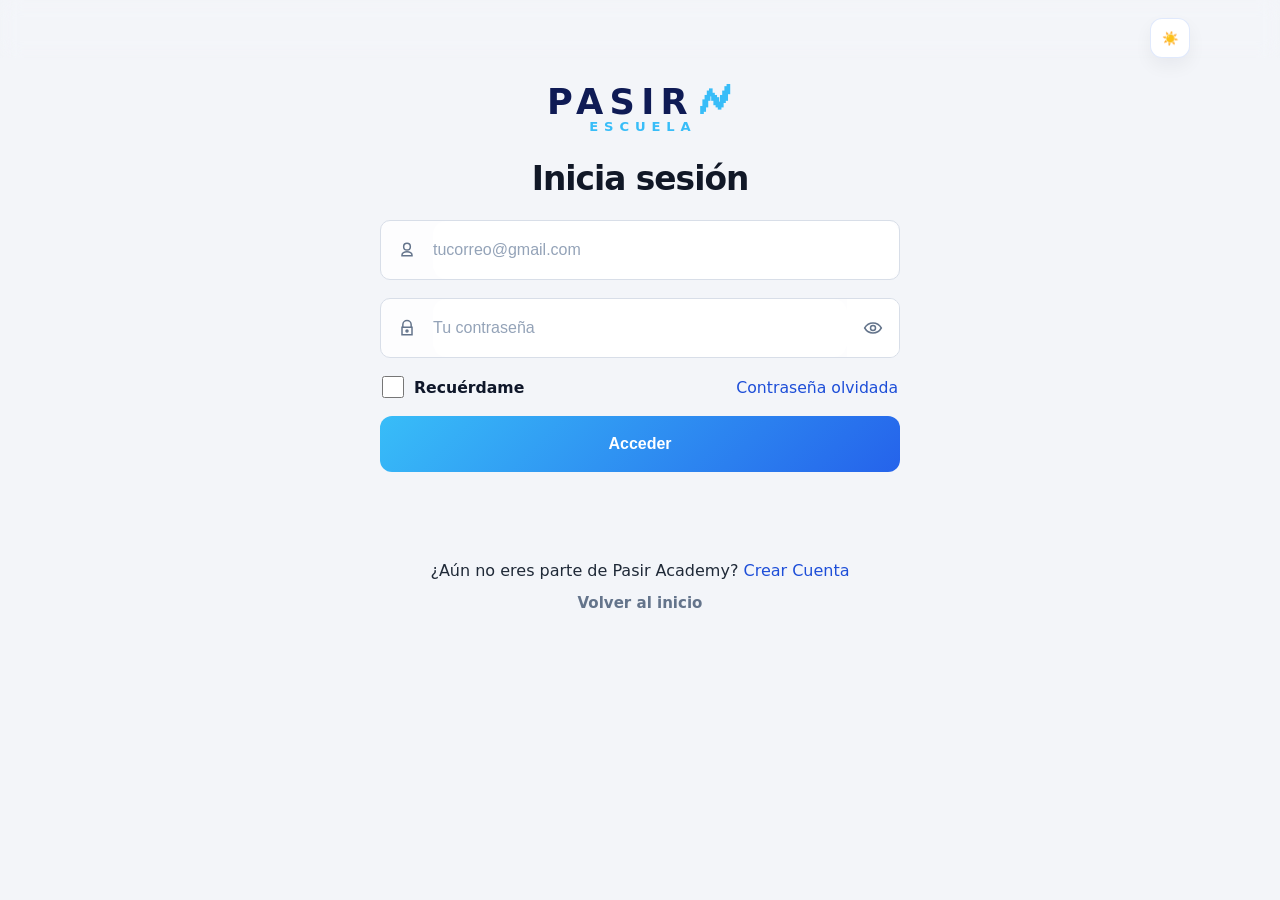
<file: course.html>
<!doctype html>
<html lang="es">
<head>
  <meta charset="utf-8" />
  <meta name="viewport" content="width=device-width,initial-scale=1" />
  <title>Curso</title>
  <!-- PASIR course v3: materiales en pestaña + reproducción rápida con carga inteligente -->
<meta name="theme-color" id="theme-color-meta" content="#f2f7ff">
  <link rel="preconnect" href="https://www.youtube-nocookie.com">
  <link rel="preconnect" href="https://www.youtube.com">
  <link rel="preconnect" href="https://i.ytimg.com">
  <link rel="dns-prefetch" href="https://www.youtube.com">
  <link rel="dns-prefetch" href="https://www.youtube-nocookie.com">
  <link rel="dns-prefetch" href="https://i.ytimg.com">

  <style>
    :root{
      --bg:#0b1220;
      --panel:rgba(255,255,255,.06);
      --panel2:rgba(255,255,255,.04);
      --stroke:rgba(148,163,184,.22);
      --text:#f9fafb;
      --muted:rgba(255,255,255,.70);
      --green:#22c55e;
      --blue:#38bdf8;
    }
    *{box-sizing:border-box}
    body{margin:0;font-family:system-ui;background:var(--bg);color:var(--text)}
    a{color:inherit}

    /* Header */
    header{
      position:sticky;top:0;z-index:20;
      padding:14px 16px;
      border-bottom:1px solid var(--stroke);
      background:var(--panel2);
      backdrop-filter: blur(8px);
      display:flex;justify-content:space-between;align-items:center;gap:12px;flex-wrap:wrap;
    }
    #courseTitle{font-weight:1000;font-size:20px;}
    .muted{color:var(--muted)}

    .top-actions{display:flex;gap:10px;align-items:center;flex-wrap:wrap}
    .topbtn{
      display:inline-flex;align-items:center;gap:8px;
      padding:10px 12px;border-radius:12px;text-decoration:none;font-weight:900;
      border:1px solid transparent;
    }
    .secondary{background:rgba(56,189,248,.18);border-color:rgba(56,189,248,.35)}
    .primary{background:var(--green);color:#071018;border:0;cursor:pointer}

    /* Layout like Udemy mobile: player arriba + módulos abajo */
    .container{max-width:1080px;margin:0 auto;padding:14px 14px 28px}
    .player-wrap{
      border:1px solid var(--stroke);
      border-radius:18px;
      overflow:hidden;
      background:var(--panel2);
      box-shadow:0 18px 40px rgba(0,0,0,.35);
    }
    .player{
      position:relative;
      width:100%;
      padding-top:56.25%;
      background:rgba(0,0,0,.25);
    }
    iframe{position:absolute;inset:0;width:100%;height:100%}

    .player-meta{
      display:flex;justify-content:space-between;align-items:flex-start;gap:10px;
      padding:12px 12px 12px;
      border-top:1px solid var(--stroke);
    }
    .player-meta .left{min-width:0}
    .player-meta .left .now{font-weight:900}
    .player-meta .left .hint{font-size:12px;color:var(--muted);margin-top:4px}
    .player-meta .right{display:flex;gap:10px;flex-wrap:wrap;justify-content:flex-end}
    .smallbtn{
      padding:10px 12px;border-radius:12px;
      border:1px solid var(--stroke);
      background:rgba(255,255,255,.06);
      text-decoration:none;font-weight:900;
    }
    .smallbtn:hover{border-color:rgba(255,255,255,.28)}

    /* Curriculum */
    .curriculum{
      margin-top:14px;
      border:1px solid var(--stroke);
      border-radius:18px;
      overflow:hidden;
      background:var(--panel2);
    }
    .curriculum-h{
      padding:14px 14px;
      display:flex;justify-content:space-between;align-items:center;gap:12px;
      border-bottom:1px solid var(--stroke);
      background:rgba(255,255,255,.03);
    }
    .curriculum-h h2{margin:0;font-size:16px;letter-spacing:.2px}
    .curriculum-h .sub{font-size:12px;color:var(--muted)}

    #modules{display:flex;flex-direction:column}

    /* Udemy-like rows */
    .mod{
      width:100%;
      text-align:left;
      display:flex;gap:12px;align-items:center;
      padding:12px 14px;
      border:0;
      background:transparent;
      color:inherit;
      cursor:pointer;
      border-bottom:1px solid rgba(148,163,184,.18);
    }
    .mod:last-child{border-bottom:0}
    .mod:hover{background:rgba(255,255,255,.04)}
    .mod.active{background:rgba(34,197,94,.10)}
    .mod .thumb{
      width:84px;aspect-ratio:16/9;border-radius:12px;overflow:hidden;
      background:rgba(0,0,0,.35);flex:0 0 auto;
      border:1px solid rgba(255,255,255,.10);
    }
    .mod .thumb img{width:100%;height:100%;object-fit:cover;display:block}
    .mod .info{min-width:0;flex:1}
    .mod .info .t{margin:0;font-weight:900;font-size:14px;line-height:1.2}
    .mod .info .s{margin:6px 0 0;font-size:12px;color:var(--muted)}
    .mod .meta{
      flex:0 0 auto;
      display:flex;align-items:center;gap:8px;
      color:rgba(255,255,255,.85);
      font-weight:900;
      font-size:12px;
    }
    .pill{
      padding:6px 10px;border-radius:999px;
      border:1px solid rgba(255,255,255,.12);
      background:rgba(255,255,255,.06);
      white-space:nowrap;
    }

    .err{color:#fca5a5;font-weight:800;white-space:pre-wrap;padding:12px 14px}

    /* Responsive refinements */
    @media (max-width: 520px){
      header{padding:12px 12px}
      .container{padding:12px 12px 24px}
      .mod .thumb{width:74px}
      .mod .meta{display:none}
    }
  

    /* Layout split (tipo Udemy) en pantallas anchas / horizontal */
    @media (min-width: 900px){
      .container{
        display:grid;
        grid-template-columns: 1.45fr 1fr;
        gap:14px;
        align-items:start;
      }
      .curriculum{margin-top:0; max-height: calc(100vh - 94px); overflow:auto}
    }
    /* Horizontal en móvil: que no se vea gigante */
    @media (orientation: landscape) and (max-height: 520px){
      .container{padding:10px 10px 18px}
      .player{padding-top:0;height: calc(100vh - 150px);}
      iframe{height:100%}
      .curriculum{max-height: calc(100vh - 94px); overflow:auto}
    }


    /* User dropdown */
    .user-menu{position:relative}
    .user-trigger{
      display:inline-flex;align-items:center;gap:8px;
      padding:10px 12px;border-radius:12px;
      border:1px solid rgba(255,255,255,.12);
      background:rgba(255,255,255,.06);
      color:inherit;font-weight:900;cursor:pointer;
    }
    .user-trigger:hover{border-color:rgba(255,255,255,.28)}
    .avatar{display:inline-flex;width:26px;height:26px;align-items:center;justify-content:center;
      border-radius:999px;background:rgba(56,189,248,.18);border:1px solid rgba(56,189,248,.30)}
    .caret{opacity:.85}
    .user-dropdown{z-index:50;
      position:absolute;right:0;top:calc(100% + 10px);
      min-width:210px;
      border:1px solid rgba(148,163,184,.22);
      background:rgba(15,23,42,.96);
      backdrop-filter: blur(10px);
      border-radius:14px;
      box-shadow:0 24px 60px rgba(0,0,0,.45);
      padding:8px;
      display:none;
    }
    .user-dropdown.open{display:block}
    .dd-item{
      width:100%;
      display:flex;align-items:center;gap:10px;
      padding:10px 10px;border-radius:12px;
      text-decoration:none;
      border:0;background:transparent;color:inherit;
      font-weight:900;cursor:pointer;text-align:left;
    }
    .dd-item:hover{background:rgba(255,255,255,.06)}
    .dd-sep{height:1px;background:rgba(148,163,184,.18);margin:6px 4px}
    .dd-item.danger{color:#fecaca}

  
/* === Ajustes responsive mínimos, sin tocar tu estilo base === */
.wrap{
  display:grid;
  grid-template-columns:minmax(260px, 320px) minmax(0, 1fr) minmax(300px, 420px);
  gap:20px;
  align-items:start;
}
.player-wrap{
  width:100%;
  max-width:none !important;
  margin:0 !important;
}
.player{
  width:100%;
  min-height:auto;
}
.curriculum{
  width:100%;
  min-width:0;
}
#modules{
  overflow:auto;
}

/* PC / tablet horizontal */
@media (min-width: 901px){
  .wrap{
    grid-template-columns:minmax(260px, 320px) minmax(0, 1fr) minmax(320px, 460px);
  }
  .player-wrap{
    position:sticky;
    top:88px;
  }
  .curriculum{
    position:sticky;
    top:88px;
  }
  #modules{
    max-height:calc(100vh - 180px);
  }
}

/* Móvil vertical */
@media (max-width: 900px){
  .wrap{
    grid-template-columns:1fr;
    gap:14px;
  }
  .player-wrap,
  .curriculum{
    position:static;
  }
  #modules{
    max-height:none;
  }
}

/* Móvil horizontal: video fijo al costado y módulos desplazables */
@media (max-width: 950px) and (orientation: landscape){
  .wrap{
    grid-template-columns:minmax(200px, 0.95fr) minmax(0, 1.45fr) minmax(260px, 0.95fr);
    gap:14px;
    align-items:start;
  }

  .player-wrap{
    position:sticky;
    top:72px;
  }

  .curriculum{
    position:sticky;
    top:72px;
  }

  #modules{
    max-height:calc(100vh - 150px);
    overflow:auto;
  }

  .player{
    min-height:auto !important;
  }
}

/* Afinado para pantallas muy bajas en horizontal */
@media (max-height: 500px) and (orientation: landscape){
  .app-header{padding:4px 12px !important;height:48px !important;min-height:48px !important;}
  .app-header .row{height:48px !important;min-height:48px !important;}
  main.page > .container{padding-top:6px !important}
  .wrap{gap:12px}
  .hero h1, #courseTitle{font-size:clamp(22px, 2vw, 34px) !important;}
  #modules{max-height:calc(100vh - 132px)}
}

</style>



<style>#openYT{display:none !important;}</style>

<style>
/* ==== Player con API + controles propios ==== */
.yt-player{
  position:absolute; inset:0;
  width:100%; height:100%;
}
/* Controles propios (funcionan en móvil) */
.cc-wrap{
  display:flex; gap:10px; align-items:center; flex-wrap:nowrap;
}
.cc-btn{
  width:44px; height:38px;
  border:0; border-radius:12px;
  background:rgba(255,255,255,.10);
  color:#fff; font-size:18px;
}
.cc-seek{ flex:1; min-width: 120px; }
.cc-time{ font-variant-numeric: tabular-nums; opacity:.85; font-size: 13px; white-space: nowrap; }

/* Pantalla completa: estira el contenedor del player */
.player-wrap:fullscreen{
  width:100vw; height:100vh;
  max-width:none;
  border-radius:0;
}
.player-wrap:fullscreen .player{
  padding-top:0 !important;
  height:100vh !important;
}
</style>


<style>
/* ==== Bloquear interacción directa con el player (taps) y mostrar controles propios al tocar ==== */
.player-wrap{ position:relative !important; }

/* Cubre el área del video para que NO se puedan tocar los controles nativos */
.tap-shield{
  position:absolute;
  left:0; top:0; right:0;
  /* altura del área video (la parte superior de la card). Ajusta si cambia el layout */
  height: calc(100% - 0px);
  z-index: 50;
  background: transparent;
  pointer-events: auto;
}

/* Controles propios flotando sobre el video (abajo) */
#ccWrap{
  position:absolute !important;
  left:12px; right:12px;
  bottom:28px;
  z-index: 60;
  opacity: 0;
  transform: translateY(8px);
  pointer-events: none;
  transition: opacity .18s ease, transform .18s ease;
}

/* Estado visible */
#ccWrap.is-visible{
  opacity: 1;
  transform: translateY(0);
  pointer-events: auto;
}

/* En horizontal/fullscreen, que el overlay y controles sigan funcionando */
.player-wrap:fullscreen #ccWrap,
.player-wrap:-webkit-full-screen #ccWrap{
  left:16px; right:16px; bottom:28px;
}
.player-wrap:fullscreen .tap-shield,
.player-wrap:-webkit-full-screen .tap-shield{
  left:0; top:0; right:0; bottom:0;
  height: 100%;
}

/* Importante: que el tapShield NO cubra los controles */
#ccWrap{ }
</style>


<style>
/* Separar título del área de controles */
.player-meta .left{ margin-top: 22px !important; }

/* Botón velocidad */
.cc-speed{ width:56px !important; font-size:14px !important; }
</style>


<style>
/* Subir controles un poco más arriba para no tapar título */
#ccWrap{ bottom:28px !important; }
</style>


<style>
/* Ocultar perfil/correo dentro del curso */
#userMenu, #userDropdown, .user-menu, .user-dropdown, .user-chip, .profile-chip { display:none !important; }
</style>

<link rel="stylesheet" href="app.css">
<script src="theme.js" defer></script>

<style>
/* Header PASIR Academy más delgado */
.app-header{
  padding:4px 12px !important;
  height:50px !important;
  min-height:50px !important;
}

.app-header .container{
  padding:0 !important;
}

.app-header .row{
  height:50px !important;
  min-height:50px !important;
  display:flex;
  align-items:center;
}
</style>


<style id="course-final-fixes">
/* ===== Ajustes pedidos: reproductor más grande/cerca + botones visibles en modo claro ===== */

/* subir un poco todo y dar más espacio real al reproductor */
main.page > .container{
  padding-top: 8px !important;
}
main.page > .container > .container{
  padding: 0 !important;
  margin-top: 4px !important;
}
.player-wrap{
  max-width: 760px !important;
  margin: 0 auto !important;
}
.player{
  padding-top: 62% !important;
}

/* en móvil vertical: hacerlo un poco más grande */
@media (max-width: 600px){
  main.page > .container{
    padding: 6px 10px 22px !important;
  }
  .player{
    padding-top: 64% !important;
  }
}

/* botones velocidad y expandir visibles en modo claro */
body[data-theme="light"] #ccSpeedBtn,
body[data-theme="light"] #ccFs,
body[data-theme="light"] .cc-btn{
  background: #eaf2ff !important;
  color: #0f172a !important;
  border: 1px solid rgba(37,99,235,.25) !important;
}
body[data-theme="light"] .cc-time{
  color: #0f172a !important;
  opacity: .92 !important;
}
</style>


<style id="center-balanced-fix">
/* === Centrar correctamente reproductor y módulos en móvil === */
@media (max-width:700px){

  main.page > .container{
    width:100% !important;
    max-width:680px !important;
    margin-left:auto !important;
    margin-right:auto !important;
    padding:6px 12px 22px 12px !important;
  }

  main.page > .container > .container{
    width:100% !important;
    margin-left:auto !important;
    margin-right:auto !important;
    padding:0 !important;
  }

  .player-wrap,
  .curriculum{
    margin-left:auto !important;
    margin-right:auto !important;
  }

}
</style>


<style id="sticky-player-elegante">
/* ===== Integrado: título encima del reproductor + reproductor fijo al hacer scroll ===== */

/* Escritorio y tablet */
@media (min-width: 900px){
  main.page > .container > header{
    max-width: 760px !important;
    margin: 0 auto 12px auto !important;
    display:flex !important;
    justify-content:space-between !important;
    align-items:center !important;
    gap:16px !important;
  }

  #courseTitle{
    font-size: 30px !important;
    line-height: 1.05 !important;
  }

  .top-actions{
    margin-left: 16px !important;
    flex: 0 0 auto !important;
  }

  main.page > .container > .container{
    display:grid !important;
    grid-template-columns: minmax(0, 760px) minmax(320px, 420px) !important;
    gap: 18px !important;
    align-items:start !important;
    justify-content:center !important;
  }

  .player-wrap{
    position: sticky !important;
    top: 76px !important;
    align-self: start !important;
    max-width: 760px !important;
    width: 100% !important;
    margin: 0 !important;
  }

  .curriculum{
    margin-top: 0 !important;
    align-self: start !important;
    max-height: calc(100vh - 96px) !important;
    overflow: hidden !important;
  }

  #modules{
    max-height: calc(100vh - 170px) !important;
    overflow: auto !important;
  }
}

/* Móvil horizontal */
@media (orientation: landscape) and (max-height: 520px){
  main.page > .container > header{
    max-width: 760px !important;
    margin: 0 auto 10px auto !important;
    display:flex !important;
    justify-content:space-between !important;
    align-items:center !important;
    gap:14px !important;
  }

  #courseTitle{
    font-size: 24px !important;
    line-height: 1.05 !important;
  }

  main.page > .container > .container{
    display:grid !important;
    grid-template-columns: minmax(0, 1.45fr) minmax(250px, .95fr) !important;
    gap: 14px !important;
    align-items:start !important;
  }

  .player-wrap{
    position: sticky !important;
    top: 62px !important;
    max-width: none !important;
    margin: 0 !important;
    align-self: start !important;
  }

  .curriculum{
    margin-top: 0 !important;
    position: sticky !important;
    top: 62px !important;
    max-height: calc(100vh - 74px) !important;
    overflow: hidden !important;
  }

  #modules{
    max-height: calc(100vh - 148px) !important;
    overflow: auto !important;
  }
}
</style>


<style id="course-progress-ui">
.mod.done{background:rgba(34,197,94,.16)!important}
.mod.done .t::before{content:"✔ ";color:#22c55e;font-weight:1000}
.mod.current .t::before{content:"▶ ";color:#38bdf8;font-weight:1000}
.mod .s.completed-text{color:#86efac!important;font-weight:800}
#courseProgressBadge{display:inline-flex;align-items:center;gap:8px;padding:6px 10px;border-radius:999px;border:1px solid rgba(255,255,255,.12);background:rgba(255,255,255,.06);font-weight:900;font-size:12px}
body[data-theme="light"] #courseProgressBadge{border-color:rgba(37,99,235,.20);background:#eef6ff;color:#0f172a}
</style>


<style id="course-clean-player-ui">
.player{overflow:hidden}
.player.is-loading .player-poster{opacity:1;pointer-events:auto}
.player-poster{
  position:absolute;inset:0;z-index:45;display:flex;align-items:center;justify-content:center;
  background:#050b16;opacity:0;pointer-events:none;transition:opacity .22s ease
}
.player-poster img{
  position:absolute;inset:0;width:100%;height:100%;object-fit:cover;filter:brightness(.82)
}
.player-poster::after{
  content:"";position:absolute;inset:0;background:linear-gradient(to top, rgba(0,0,0,.34), rgba(0,0,0,.12))
}
.player-loading-card{
  position:relative;z-index:2;display:flex;flex-direction:column;align-items:center;gap:12px;
  padding:16px 18px;border-radius:16px;background:rgba(15,23,42,.46);backdrop-filter:blur(10px);
  border:1px solid rgba(255,255,255,.12);color:#fff;font-weight:900
}
.player-spinner{
  width:42px;height:42px;border-radius:999px;border:3px solid rgba(255,255,255,.22);
  border-top-color:#fff;animation:spinCourse 1s linear infinite
}
@keyframes spinCourse{to{transform:rotate(360deg)}}
.player-replay{
  display:none;position:relative;z-index:2;align-items:center;justify-content:center;gap:10px;
  padding:12px 16px;border-radius:14px;border:1px solid rgba(255,255,255,.14);
  background:rgba(15,23,42,.58);color:#fff;font-weight:1000;cursor:pointer
}
.player-poster.is-ended .player-loading-card{display:none}
.player-poster.is-ended .player-replay{display:inline-flex}
</style>


<style id="youtube-cover-bars">
/* Barras para cubrir elementos visuales de YouTube al iniciar */
.player-brand-top,
.player-brand-bottom{
  position:absolute;
  left:0;
  right:0;
  z-index:85;
  display:flex;
  align-items:center;
  justify-content:center;
  padding:12px 16px;
  background:#0f172a;
  color:#ffffff;
  text-align:center;
  opacity:0;
  pointer-events:none;
  transition:opacity .22s ease;
}
.player-brand-top{
  top:0;
  min-height:52px;
}
.player-brand-bottom{
  bottom:0;
  min-height:56px;
}
.player.show-brand-bars .player-brand-top,
.player.show-brand-bars .player-brand-bottom{
  opacity:1;
}
.player-brand-course,
.player-brand-module{
  width:100%;
  text-align:center;
  overflow:hidden;
  text-overflow:ellipsis;
  white-space:nowrap;
  font-weight:1000;
  letter-spacing:.3px;
}
.player-brand-course{font-size:15px}
.player-brand-module{font-size:14px}
body[data-theme="light"] .player-brand-top,
body[data-theme="light"] .player-brand-bottom{
  background:#ffffff;
  color:#0f172a;
}
</style>


<style id="player-start-cover-ui">
.player{overflow:hidden}
.player-start-cover{
  position:absolute;
  inset:0;
  z-index:92;
  display:flex;
  align-items:center;
  justify-content:center;
  background:#08101d;
  color:#fff;
  opacity:1;
  pointer-events:auto;
  transition:opacity .22s ease;
}
.player-start-cover.hide{
  opacity:0;
  pointer-events:none;
}
.player-start-card{
  display:flex;
  flex-direction:column;
  align-items:center;
  gap:12px;
  padding:18px 20px;
  border-radius:18px;
  background:rgba(15,23,42,.55);
  border:1px solid rgba(255,255,255,.12);
  backdrop-filter:blur(8px);
  text-align:center;
  max-width:min(86%, 360px);
}
.player-start-spinner{
  width:42px;
  height:42px;
  border-radius:999px;
  border:3px solid rgba(255,255,255,.22);
  border-top-color:#fff;
  animation:playerStartSpin 1s linear infinite;
}
.player-start-title{font-weight:1000;font-size:16px}
.player-start-text{font-size:13px;opacity:.86}
@keyframes playerStartSpin{to{transform:rotate(360deg)}}
body[data-theme="light"] .player-start-cover{background:#eaf2fb;color:#0f172a}
body[data-theme="light"] .player-start-card{background:rgba(255,255,255,.78);border-color:rgba(37,99,235,.18)}
</style>


<style id="pasir-course-visual-only">
/* ===== SOLO CAMBIO VISUAL · MISMO HTML / MISMA LÓGICA ===== */

:root{
  --bg:#f3f5f9 !important;
  --panel:#ffffff !important;
  --panel2:#ffffff !important;
  --stroke:#d8dee8 !important;
  --text:#0f172a !important;
  --muted:#64748b !important;
  --green:#22c55e !important;
  --blue:#38bdf8 !important;
  --blue-dark:#2563eb !important;
  --shadow-soft:0 18px 40px rgba(15,23,42,.08);
}

body{
  background:var(--bg) !important;
  color:var(--text) !important;
  font-family:Inter,system-ui,-apple-system,"Segoe UI",Arial,sans-serif !important;
}

/* Header de marca */
.app-header{
  background:transparent !important;
  border-bottom:none !important;
  box-shadow:none !important;
  position:relative !important;
  height:auto !important;
  min-height:auto !important;
  padding:0 !important;
}
.app-header .container{
  width:min(1100px,92vw) !important;
  margin:0 auto !important;
  padding:0 !important;
}
.app-header .row{
  display:flex !important;
  justify-content:space-between !important;
  align-items:center !important;
  padding:18px 0 8px !important;
  height:auto !important;
  min-height:auto !important;
}
.app-header .brand{
  display:flex !important;
  align-items:center !important;
  gap:10px !important;
  color:#0f1b55 !important;
  font-weight:900 !important;
  font-size:1.05rem !important;
}
.app-header .brand .dot{
  background:var(--blue) !important;
  box-shadow:0 0 0 6px rgba(56,189,248,.14) !important;
}
.theme-btn{
  border:1px solid rgba(37,99,235,.14) !important;
  background:#fff !important;
  color:var(--text) !important;
  box-shadow:0 8px 18px rgba(15,23,42,.05) !important;
  border-radius:999px !important;
}

/* Contenedor principal */
main.page > .container{
  width:min(1100px,92vw) !important;
  margin:0 auto !important;
  padding:14px 0 32px !important;
}

/* Cabecera del curso */
main.page > .container > header{
  background:transparent !important;
  border:none !important;
  padding:0 0 18px 0 !important;
  margin:0 0 4px 0 !important;
}
#courseTitle{
  color:#111827 !important;
  font-weight:900 !important;
  letter-spacing:-.04em !important;
  font-size:clamp(2rem,4.6vw,3.4rem) !important;
  line-height:.95 !important;
}
#nowPlaying,
.muted,
.curriculum-h .sub,
#countMods{
  color:var(--muted) !important;
}

/* Botones */
.topbtn,
.smallbtn,
.user-trigger{
  background:#fff !important;
  color:#1d4ed8 !important;
  border:1px solid rgba(37,99,235,.16) !important;
  box-shadow:0 8px 18px rgba(15,23,42,.04) !important;
}
.topbtn.secondary{
  background:#fff !important;
  color:#1d4ed8 !important;
}
.user-trigger{
  color:var(--text) !important;
}
.avatar{
  background:rgba(56,189,248,.10) !important;
  border:1px solid rgba(56,189,248,.24) !important;
}
.user-dropdown{
  border:1px solid rgba(37,99,235,.14) !important;
  background:#fff !important;
  color:var(--text) !important;
  box-shadow:0 20px 40px rgba(15,23,42,.10) !important;
}
.dd-item:hover{
  background:rgba(56,189,248,.08) !important;
}
.dd-item.danger{
  color:#dc2626 !important;
}

/* Player y panel */
.player-wrap,
.curriculum{
  background:#fff !important;
  border:1px solid rgba(37,99,235,.12) !important;
  box-shadow:var(--shadow-soft) !important;
  border-radius:20px !important;
}
.player{
  background:#0b1220 !important;
}
.player-meta,
.curriculum-h{
  background:#fff !important;
  border-color:rgba(37,99,235,.12) !important;
}
.player-meta .left .now{
  color:#111827 !important;
}
.player-meta .left .hint{
  color:var(--muted) !important;
}

/* Controles propios */
.cc-btn,
.cc-speed,
#ccPlay,
#ccFs{
  background:#eef6ff !important;
  color:#0f172a !important;
  border:1px solid rgba(37,99,235,.20) !important;
}
.cc-time{
  color:var(--muted) !important;
}
.cc-seek{
  accent-color:#2563eb !important;
}

/* Módulos */
.mod{
  color:var(--text) !important;
  border-bottom:1px solid rgba(37,99,235,.08) !important;
}
.mod:hover{
  background:rgba(56,189,248,.06) !important;
}
.mod.active{
  background:rgba(56,189,248,.12) !important;
}
.mod.done{
  background:rgba(34,197,94,.10) !important;
}
.mod .thumb{
  background:#eef6ff !important;
  border:1px solid rgba(37,99,235,.14) !important;
}
.mod .info .t{
  color:#111827 !important;
}
.mod .info .s,
.mod .meta{
  color:var(--muted) !important;
}
#courseProgressBadge,
.pill{
  background:rgba(56,189,248,.10) !important;
  color:#1d4ed8 !important;
  border:1px solid rgba(56,189,248,.20) !important;
}

/* overlays del reproductor */
.player-brand-top,
.player-brand-bottom{
  background:#ffffff !important;
  color:#0f172a !important;
}
.player-start-cover{
  background:#edf5ff !important;
  color:#0f172a !important;
}
.player-start-card,
.player-loading-card{
  background:rgba(255,255,255,.92) !important;
  color:#0f172a !important;
  border:1px solid rgba(37,99,235,.14) !important;
}
.player-spinner,
.player-start-spinner{
  border-color:rgba(37,99,235,.16) !important;
  border-top-color:#2563eb !important;
}
.player-replay{
  background:rgba(255,255,255,.92) !important;
  color:#0f172a !important;
  border:1px solid rgba(37,99,235,.16) !important;
}

/* errores */
.err{
  color:#dc2626 !important;
  background:rgba(239,68,68,.08) !important;
  border:1px solid rgba(239,68,68,.16) !important;
  border-radius:12px !important;
}

/* móvil */
@media (max-width:700px){
  main.page > .container{
    width:min(1100px,94vw) !important;
    padding:12px 0 26px !important;
  }
}
</style>


<script id="pasir-theme-init">
(function(){
  try{
    var saved = localStorage.getItem('pasir-theme') || 'light';
    document.documentElement.setAttribute('data-theme', saved);
  }catch(e){
    document.documentElement.setAttribute('data-theme', 'light');
  }
})();
</script>

<style id="pasir-common-dark-fix">
html[data-theme="dark"] body,
body[data-theme="dark"]{
  background:#0b1220 !important;
  color:#f9fafb !important;
}

html[data-theme="dark"] body *,
body[data-theme="dark"] *{
  scrollbar-color:#475569 #0f172a;
}

body[data-theme="dark"] .muted,
body[data-theme="dark"] .sub,
body[data-theme="dark"] p,
body[data-theme="dark"] small,
body[data-theme="dark"] .desc,
body[data-theme="dark"] .helper-links a,
body[data-theme="dark"] .bottom-text,
body[data-theme="dark"] .course-sub,
body[data-theme="dark"] .progress-meta,
body[data-theme="dark"] .curriculum-h .sub,
body[data-theme="dark"] #countMods{
  color:#94a3b8 !important;
}

body[data-theme="dark"] h1,
body[data-theme="dark"] h2,
body[data-theme="dark"] h3,
body[data-theme="dark"] h4,
body[data-theme="dark"] .title,
body[data-theme="dark"] .register-title,
body[data-theme="dark"] .login-title,
body[data-theme="dark"] #courseTitle,
body[data-theme="dark"] .course-title,
body[data-theme="dark"] .brand,
body[data-theme="dark"] .brand h1,
body[data-theme="dark"] .brand-title,
body[data-theme="dark"] .hero h1,
body[data-theme="dark"] .hero h2,
body[data-theme="dark"] .hero-copy,
body[data-theme="dark"] .benefit-detail h3,
body[data-theme="dark"] .price .normal-label,
body[data-theme="dark"] .price .was{
  color:#f8fafc !important;
}

body[data-theme="dark"] .card,
body[data-theme="dark"] .hero,
body[data-theme="dark"] .section,
body[data-theme="dark"] .section-head,
body[data-theme="dark"] .bundle,
body[data-theme="dark"] .how,
body[data-theme="dark"] .curriculum,
body[data-theme="dark"] .player-meta,
body[data-theme="dark"] .curriculum-h,
body[data-theme="dark"] .player-wrap,
body[data-theme="dark"] .course,
body[data-theme="dark"] .course-card,
body[data-theme="dark"] .user-dropdown,
body[data-theme="dark"] .currency-pop,
body[data-theme="dark"] .currency-select,
body[data-theme="dark"] .iconbtn,
body[data-theme="dark"] .toggle,
body[data-theme="dark"] .theme-btn,
body[data-theme="dark"] .user-trigger,
body[data-theme="dark"] .input-wrap,
body[data-theme="dark"] .product-info,
body[data-theme="dark"] .payment-container,
body[data-theme="dark"] .method-details{
  background:#0f172a !important;
  color:#f8fafc !important;
  border-color:rgba(148,163,184,.22) !important;
}

body[data-theme="dark"] .input-wrap input,
body[data-theme="dark"] .eye-btn,
body[data-theme="dark"] .currency-select{
  background:#0f172a !important;
  color:#f8fafc !important;
}

body[data-theme="dark"] .input-wrap input::placeholder{
  color:#94a3b8 !important;
}

body[data-theme="dark"] .btn.secondary,
body[data-theme="dark"] .btn.ghost,
body[data-theme="dark"] .topbtn.secondary,
body[data-theme="dark"] .smallbtn{
  background:#162033 !important;
  color:#e2e8f0 !important;
  border-color:rgba(148,163,184,.22) !important;
}

body[data-theme="dark"] .tag,
body[data-theme="dark"] .chip,
body[data-theme="dark"] .pill,
body[data-theme="dark"] #courseProgressBadge,
body[data-theme="dark"] .course-badge{
  background:rgba(56,189,248,.14) !important;
  color:#bfdbfe !important;
  border-color:rgba(56,189,248,.24) !important;
}

body[data-theme="dark"] .price-current,
body[data-theme="dark"] .price .now,
body[data-theme="dark"] .bundle-price,
body[data-theme="dark"] .logicsoft-plan-price .now{
  color:#86efac !important;
}

body[data-theme="dark"] .price-normal,
body[data-theme="dark"] .price-normal-label{
  color:#cbd5e1 !important;
}

body[data-theme="dark"] .section::before{
  opacity:.9;
}

body[data-theme="dark"] .hero .chip,
body[data-theme="dark"] .hero .tag,
body[data-theme="dark"] .hero .hero-badge{
  background:rgba(56,189,248,.14) !important;
  color:#bfdbfe !important;
  border-color:rgba(56,189,248,.24) !important;
}

body[data-theme="dark"] .course-thumb,
body[data-theme="dark"] .thumb,
body[data-theme="dark"] .mod .thumb{
  background:#111827 !important;
}

body[data-theme="dark"] .whatsapp-float-label{
  background:#f8fafc !important;
  color:#0f172a !important;
}
</style>

<style id="pasir-course-dark-fix">
body[data-theme="dark"] .player{
  background:#020617 !important;
}
body[data-theme="dark"] .cc-btn,
body[data-theme="dark"] .cc-speed,
body[data-theme="dark"] #ccSpeedBtn,
body[data-theme="dark"] #ccFs,
body[data-theme="dark"] #ccPlay{
  background:#162033 !important;
  color:#f8fafc !important;
  border-color:rgba(148,163,184,.22) !important;
}
body[data-theme="dark"] .cc-time{color:#cbd5e1 !important}
body[data-theme="dark"] .mod .info .t,
body[data-theme="dark"] .player-meta .left .now{color:#f8fafc !important}
body[data-theme="dark"] .mod .info .s,
body[data-theme="dark"] .player-meta .left .hint{color:#94a3b8 !important}
body[data-theme="dark"] .player-brand-top,
body[data-theme="dark"] .player-brand-bottom{
  background:#0f172a !important;
  color:#f8fafc !important;
}
</style>


<style id="course-premium-refresh">
/* ===== Refresh visual premium · integra sin romper lógica ===== */
:root{
  --pa-bg:#eef3f9;
  --pa-card:#ffffff;
  --pa-card-2:#f8fbff;
  --pa-stroke:#d9e3f0;
  --pa-text:#0f172a;
  --pa-muted:#64748b;
  --pa-primary:#2563eb;
  --pa-primary-soft:rgba(37,99,235,.10);
  --pa-success:#16a34a;
  --pa-shadow:0 18px 50px rgba(15,23,42,.08);
  --pa-shadow-soft:0 10px 26px rgba(15,23,42,.05);
}

html,body{scroll-behavior:smooth}
body{
  background:
    radial-gradient(circle at top left, rgba(56,189,248,.10), transparent 24%),
    linear-gradient(180deg, #f7fbff 0%, #eef3f9 100%) !important;
}

.app-header{
  position:sticky !important;
  top:0 !important;
  z-index:40 !important;
  backdrop-filter:blur(14px);
  background:rgba(247,251,255,.78) !important;
  border-bottom:1px solid rgba(37,99,235,.08) !important;
}
.app-header .row{padding:12px 0 !important}
.app-header .brand{
  gap:12px !important;
  font-size:1rem !important;
  letter-spacing:.2px;
}
.app-header .brand .dot{
  width:10px;height:10px;border-radius:999px;
}

main.page > .container{
  padding-top:18px !important;
  padding-bottom:34px !important;
}

main.page > .container > header{
  padding-bottom:18px !important;
  margin-bottom:6px !important;
  align-items:flex-end !important;
}
main.page > .container > header > div:first-child{
  min-width:0;
}
#courseTitle{
  font-size:clamp(2.05rem,4.8vw,3.35rem) !important;
  line-height:.94 !important;
  letter-spacing:-.055em !important;
  margin-bottom:10px !important;
}
#nowPlaying{
  display:inline-flex;
  align-items:center;
  gap:8px;
  padding:10px 14px;
  border-radius:999px;
  background:rgba(255,255,255,.75);
  border:1px solid rgba(37,99,235,.12);
  box-shadow:var(--pa-shadow-soft);
  color:#475569 !important;
  font-weight:700;
  font-size:13px;
  max-width:100%;
  overflow:hidden;
  text-overflow:ellipsis;
  white-space:nowrap;
}
#nowPlaying:before{
  content:"●";
  color:#22c55e;
  font-size:12px;
  flex:0 0 auto;
}

.top-actions{gap:12px !important}
.topbtn,.smallbtn,.theme-btn{
  border-radius:14px !important;
  height:44px;
  padding:0 14px !important;
  display:inline-flex !important;
  align-items:center;
  justify-content:center;
  font-weight:900 !important;
  transition:transform .18s ease, box-shadow .18s ease, border-color .18s ease, background .18s ease;
}
.topbtn:hover,.smallbtn:hover,.theme-btn:hover{
  transform:translateY(-1px);
  box-shadow:0 14px 28px rgba(37,99,235,.10) !important;
  border-color:rgba(37,99,235,.22) !important;
}
.topbtn.secondary{
  background:linear-gradient(180deg,#ffffff,#f4f8ff) !important;
  color:#1d4ed8 !important;
}
.player-wrap,.curriculum{
  border-radius:24px !important;
  overflow:hidden !important;
  border:1px solid rgba(37,99,235,.10) !important;
  box-shadow:var(--pa-shadow) !important;
}
.player-wrap{
  background:linear-gradient(180deg,#ffffff 0%,#fbfdff 100%) !important;
}
.player{
  background:
    radial-gradient(circle at top, rgba(59,130,246,.10), transparent 30%),
    #08101d !important;
}
.player::after{
  content:"";
  position:absolute;
  inset:auto 0 0 0;
  height:72px;
  background:linear-gradient(to top, rgba(0,0,0,.28), transparent);
  pointer-events:none;
  z-index:1;
}

.player-meta{
  padding:16px 18px 18px !important;
  gap:16px !important;
}
.player-meta .left{margin-top:0 !important}
.player-meta .left .now{
  font-size:1rem;
  line-height:1.2;
  letter-spacing:-.02em;
}
.player-meta .left .hint{
  margin-top:6px !important;
  font-size:12px !important;
}

.cc-wrap{
  gap:8px !important;
  padding:8px 10px;
  border-radius:16px;
  background:rgba(248,250,252,.94);
  border:1px solid rgba(37,99,235,.10);
  box-shadow:0 12px 24px rgba(15,23,42,.08);
}
.cc-btn{
  border:1px solid rgba(37,99,235,.12) !important;
  border-radius:12px !important;
  width:42px !important;
  height:38px !important;
  font-size:16px !important;
  font-weight:900;
  transition:transform .15s ease, background .15s ease;
}
.cc-btn:hover{transform:translateY(-1px)}
.cc-speed{width:58px !important}
.cc-seek{height:4px}
.cc-time{font-size:12px !important;font-weight:800}

.curriculum{
  background:linear-gradient(180deg,#ffffff 0%,#f9fbff 100%) !important;
}
.curriculum-h{
  padding:16px 18px !important;
  background:linear-gradient(180deg,#ffffff 0%,#f8fbff 100%) !important;
}
.curriculum-h h2{
  font-size:17px !important;
  font-weight:1000 !important;
  color:#0f172a !important;
}
.curriculum-h .sub{font-size:12px !important}
#courseProgressBadge{
  padding:7px 12px !important;
  font-size:12px !important;
  border-radius:999px !important;
  background:rgba(37,99,235,.08) !important;
  color:#1d4ed8 !important;
  border:1px solid rgba(37,99,235,.14) !important;
}

#modules{padding:8px}
.mod{
  margin:0 0 8px 0;
  border:1px solid rgba(37,99,235,.08) !important;
  border-radius:18px !important;
  background:rgba(255,255,255,.82) !important;
  padding:12px !important;
  box-shadow:0 8px 22px rgba(15,23,42,.03);
  transition:transform .16s ease, box-shadow .16s ease, border-color .16s ease, background .16s ease;
}
.mod:last-child{margin-bottom:0}
.mod:hover{
  transform:translateY(-1px);
  box-shadow:0 16px 30px rgba(37,99,235,.07);
  border-color:rgba(37,99,235,.18) !important;
  background:#ffffff !important;
}
.mod.active{
  background:linear-gradient(180deg, rgba(37,99,235,.10), rgba(56,189,248,.10)) !important;
  border-color:rgba(37,99,235,.20) !important;
}
.mod.current{
  box-shadow:0 16px 32px rgba(37,99,235,.11);
}
.mod.done{
  border-color:rgba(22,163,74,.18) !important;
  background:linear-gradient(180deg, rgba(22,163,74,.08), rgba(34,197,94,.05)) !important;
}
.mod .thumb{
  width:96px !important;
  border-radius:14px !important;
  box-shadow:0 8px 16px rgba(15,23,42,.10);
}
.mod .thumb img{transition:transform .3s ease}
.mod:hover .thumb img{transform:scale(1.04)}
.mod .info .t{
  font-size:14px !important;
  line-height:1.25 !important;
  letter-spacing:-.015em;
}
.mod .info .s{
  margin-top:7px !important;
  font-size:12px !important;
  font-weight:700;
}
.mod .meta,.pill{
  font-size:11px !important;
}
.mod.current .info .s{
  color:#2563eb !important;
  font-weight:900;
}
.mod.done .info .s{
  color:#16a34a !important;
}

.err{
  margin:8px;
  border-radius:14px;
  background:#fff1f2 !important;
  border:1px solid #fecdd3 !important;
  color:#be123c !important;
}

.player-start-card,.player-loading-card,.player-replay{
  box-shadow:0 18px 38px rgba(15,23,42,.18);
  border-radius:18px !important;
}

@media (min-width:900px){
  main.page > .container > .container{
    gap:22px !important;
    grid-template-columns:minmax(0, 780px) minmax(330px, 420px) !important;
  }
  .player-wrap{top:84px !important}
  .curriculum{top:84px !important; max-height:calc(100vh - 108px) !important}
  #modules{max-height:calc(100vh - 186px) !important}
}

@media (max-width:700px){
  main.page > .container{width:min(1100px,95vw) !important}
  #courseTitle{
    font-size:clamp(1.9rem,8vw,2.5rem) !important;
    line-height:.98 !important;
  }
  #nowPlaying{
    display:flex;
    width:100%;
    white-space:normal;
    border-radius:16px;
    padding:11px 12px;
  }
  main.page > .container > header{
    gap:12px !important;
    align-items:stretch !important;
  }
  .top-actions{width:100%}
  .topbtn.secondary{
    width:100%;
    justify-content:center;
  }
  .player-wrap,.curriculum{border-radius:20px !important}
  .player{padding-top:61% !important}
  .player-meta{
    padding:14px 14px 16px !important;
    flex-direction:column;
    align-items:stretch !important;
  }
  .player-meta .right{
    width:100%;
    justify-content:stretch !important;
  }
  .cc-wrap{
    width:100%;
    padding:8px;
  }
  .mod{padding:10px !important;border-radius:16px !important}
  .mod .thumb{width:88px !important}
}

body[data-theme="dark"]{
  background:
    radial-gradient(circle at top left, rgba(56,189,248,.08), transparent 20%),
    linear-gradient(180deg,#09111f 0%,#0b1220 100%) !important;
}
body[data-theme="dark"] .app-header{
  background:rgba(9,17,31,.82) !important;
  border-bottom:1px solid rgba(148,163,184,.10) !important;
}
body[data-theme="dark"] #nowPlaying{
  background:rgba(15,23,42,.84) !important;
  border-color:rgba(148,163,184,.14) !important;
  color:#cbd5e1 !important;
  box-shadow:none !important;
}
body[data-theme="dark"] .player-wrap,
body[data-theme="dark"] .curriculum{
  background:linear-gradient(180deg,#0f172a 0%,#0b1324 100%) !important;
  border-color:rgba(148,163,184,.16) !important;
  box-shadow:0 18px 50px rgba(0,0,0,.32) !important;
}
body[data-theme="dark"] .curriculum-h,
body[data-theme="dark"] .player-meta{
  background:rgba(15,23,42,.82) !important;
}
body[data-theme="dark"] .cc-wrap{
  background:rgba(15,23,42,.96) !important;
  border-color:rgba(148,163,184,.16) !important;
  box-shadow:none !important;
}
body[data-theme="dark"] .mod{
  background:rgba(15,23,42,.76) !important;
  border-color:rgba(148,163,184,.12) !important;
  box-shadow:none !important;
}
body[data-theme="dark"] .mod:hover{
  background:rgba(17,24,39,.98) !important;
  border-color:rgba(56,189,248,.22) !important;
  box-shadow:0 16px 28px rgba(0,0,0,.26) !important;
}
body[data-theme="dark"] .mod.active{
  background:linear-gradient(180deg, rgba(30,64,175,.24), rgba(56,189,248,.14)) !important;
  border-color:rgba(56,189,248,.24) !important;
}
body[data-theme="dark"] .mod.done{
  background:linear-gradient(180deg, rgba(20,83,45,.38), rgba(15,23,42,.9)) !important;
  border-color:rgba(34,197,94,.24) !important;
}
body[data-theme="dark"] #courseProgressBadge{
  background:rgba(56,189,248,.14) !important;
  color:#dbeafe !important;
  border-color:rgba(56,189,248,.20) !important;
}
body[data-theme="dark"] .topbtn.secondary,
body[data-theme="dark"] .theme-btn{
  background:#162033 !important;
  color:#e2e8f0 !important;
  border-color:rgba(148,163,184,.18) !important;
  box-shadow:none !important;
}
</style>


<style id="udemy-premium-header-mobile-fix">
/* ===== Ajuste premium tipo Udemy: header compacto + mejor móvil ===== */
main.page > .container > header{
  display:grid !important;
  grid-template-columns:minmax(0,1fr) auto !important;
  align-items:center !important;
  gap:14px 18px !important;
  padding-bottom:14px !important;
  margin-bottom:10px !important;
}
main.page > .container > header > div:first-child{
  min-width:0 !important;
  display:flex !important;
  flex-direction:column !important;
  gap:8px !important;
}
#courseTitle{
  font-size:clamp(1.18rem,2vw,1.8rem) !important;
  line-height:1.18 !important;
  letter-spacing:-.028em !important;
  margin:0 !important;
  max-width:28ch !important;
  font-weight:900 !important;
}
#nowPlaying{
  display:inline-flex !important;
  width:auto !important;
  max-width:min(100%, 620px) !important;
  padding:8px 12px !important;
  font-size:12px !important;
  font-weight:800 !important;
  border-radius:999px !important;
  white-space:nowrap !important;
  overflow:hidden !important;
  text-overflow:ellipsis !important;
}
.top-actions{
  align-self:start !important;
  justify-content:flex-end !important;
  width:auto !important;
  flex-wrap:nowrap !important;
}
.topbtn.secondary{
  min-width:auto !important;
  width:auto !important;
  height:42px !important;
  padding:0 14px !important;
  border-radius:12px !important;
  white-space:nowrap !important;
}

@media (min-width:900px){
  main.page > .container > .container{
    grid-template-columns:minmax(0,1.58fr) minmax(310px,.9fr) !important;
    gap:18px !important;
  }
  .player-wrap{
    max-width:none !important;
    top:82px !important;
  }
  .curriculum{
    top:82px !important;
    max-height:calc(100vh - 104px) !important;
  }
  #modules{max-height:calc(100vh - 178px) !important;}
}

@media (max-width:900px){
  main.page > .container > header{
    grid-template-columns:1fr !important;
    align-items:stretch !important;
    gap:10px !important;
  }
  .top-actions{
    justify-content:flex-start !important;
  }
  .topbtn.secondary{
    width:auto !important;
  }
}

@media (max-width:700px){
  main.page > .container{
    width:min(1100px,96vw) !important;
    padding-top:12px !important;
  }
  .app-header .row{
    padding:10px 0 !important;
  }
  main.page > .container > header{
    padding-bottom:10px !important;
    margin-bottom:8px !important;
  }
  #courseTitle{
    font-size:clamp(1.08rem,4.7vw,1.34rem) !important;
    line-height:1.22 !important;
    max-width:100% !important;
  }
  #nowPlaying{
    display:flex !important;
    width:100% !important;
    max-width:100% !important;
    white-space:nowrap !important;
    padding:8px 11px !important;
    font-size:11.5px !important;
    border-radius:13px !important;
  }
  .top-actions{
    width:100% !important;
    justify-content:flex-start !important;
  }
  .topbtn.secondary{
    width:auto !important;
    min-height:40px !important;
    padding:0 13px !important;
    font-size:13px !important;
  }
  .player-wrap,
  .curriculum{
    border-radius:18px !important;
  }
  .curriculum-h{
    padding:14px 14px !important;
  }
  #modules{
    padding:6px !important;
  }
  .mod{
    gap:10px !important;
    padding:10px !important;
    margin-bottom:7px !important;
  }
  .mod .thumb{
    width:82px !important;
    border-radius:12px !important;
  }
  .mod .info .t{
    font-size:13px !important;
    line-height:1.22 !important;
  }
  .mod .info .s{
    font-size:11.5px !important;
    margin-top:5px !important;
  }
  .player{
    padding-top:56.25% !important;
  }
  .player-meta{
    padding:12px 12px 14px !important;
    gap:10px !important;
  }
  .player-meta .left .now{
    font-size:14px !important;
  }
  .cc-wrap{
    width:100% !important;
    gap:6px !important;
    padding:7px !important;
    border-radius:14px !important;
  }
  .cc-btn{
    width:38px !important;
    height:36px !important;
    font-size:15px !important;
  }
  .cc-speed{width:50px !important;}
  .cc-time{
    font-size:11px !important;
  }
}

@media (max-width:420px){
  #courseTitle{
    font-size:1.02rem !important;
  }
  #nowPlaying{
    font-size:11px !important;
  }
  .topbtn.secondary{
    font-size:12.5px !important;
  }
  .mod .thumb{
    width:76px !important;
  }
}

body[data-theme="dark"] #courseTitle{color:#f8fafc !important;}
body[data-theme="dark"] #nowPlaying{
  background:rgba(15,23,42,.88) !important;
  color:#cbd5e1 !important;
}
</style>


<style id="player-skip-and-zoom-upgrades">
.cc-btn.cc-skip{
  width:54px !important;
  font-size:13px !important;
  font-weight:1000 !important;
  letter-spacing:-.02em;
}
@media (max-width:700px){
  .cc-btn.cc-skip{
    width:50px !important;
    font-size:12px !important;
  }
}
.player-zoom-surface{
  position:absolute;
  inset:0;
  transform-origin:center center;
  will-change:transform;
  touch-action:none;
}
</style>


<style id="mobile-controls-and-zoom-fix">
.zoom-hint{display:none !important;}

/* Compactar controles solo en móvil/tablet vertical */
@media (max-width: 900px) and (orientation: portrait){
  .cc-wrap{
    display:flex !important;
    flex-wrap:nowrap !important;
    align-items:center !important;
    gap:4px !important;
    padding:6px !important;
    width:100% !important;
    overflow:hidden !important;
  }
  .cc-btn{
    width:34px !important;
    min-width:34px !important;
    height:34px !important;
    padding:0 !important;
    font-size:13px !important;
    border-radius:10px !important;
    flex:0 0 auto !important;
  }
  .cc-btn.cc-skip{
    width:38px !important;
    min-width:38px !important;
    font-size:10px !important;
    letter-spacing:-.04em !important;
  }
  .cc-speed,
  #ccSpeedBtn{
    width:40px !important;
    min-width:40px !important;
    font-size:10px !important;
  }
  #ccFs{
    width:34px !important;
    min-width:34px !important;
    display:inline-flex !important;
    visibility:visible !important;
    opacity:1 !important;
  }
  #ccSeek{
    flex:1 1 auto !important;
    min-width:42px !important;
    width:auto !important;
    margin:0 !important;
  }
  #ccTime{
    flex:0 0 auto !important;
    font-size:10px !important;
    white-space:nowrap !important;
    max-width:64px !important;
    overflow:hidden !important;
    text-overflow:ellipsis !important;
  }
}
</style>


<style id="player-settings-upgrades">
/* Botones adelantar/retroceder tipo Google Drive */
.cc-btn.cc-skip{
  width:42px !important;
  min-width:42px !important;
  height:38px !important;
  padding:0 !important;
  display:inline-flex !important;
  align-items:center !important;
  justify-content:center !important;
}
.cc-btn.cc-skip svg{
  width:24px;
  height:24px;
  display:block;
}
.cc-btn.cc-skip .skip-num{
  font-size:9px;
  font-weight:1000;
  fill:currentColor;
  font-family:Arial, sans-serif;
}
.cc-btn.cc-skip .skip-arrow{
  stroke:currentColor;
  stroke-width:2;
  fill:none;
  stroke-linecap:round;
  stroke-linejoin:round;
}

@media (max-width: 900px) and (orientation: portrait){
  .cc-btn.cc-skip{
    width:36px !important;
    min-width:36px !important;
    height:34px !important;
  }
  .cc-btn.cc-skip svg{
    width:21px;
    height:21px;
  }
  .cc-btn.cc-skip .skip-num{
    font-size:8px;
  }
}

/* Botón engranaje integrado a los controles */
.player-settings-trigger{
  position:absolute;
  right:14px;
  bottom:74px;
  z-index:96;
  width:42px;
  height:42px;
  border-radius:12px;
  border:1px solid rgba(255,255,255,.14);
  background:rgba(15,23,42,.72);
  color:#fff;
  display:inline-flex;
  align-items:center;
  justify-content:center;
  backdrop-filter:blur(8px);
  box-shadow:0 8px 20px rgba(0,0,0,.18);
  opacity:0;
  transform:translateY(8px);
  pointer-events:none;
  transition:opacity .18s ease, transform .18s ease;
}
#ccWrap.is-visible ~ .player-settings-trigger,
.player-settings-trigger.is-visible{
  opacity:1;
  transform:translateY(0);
  pointer-events:auto;
}
.player-settings-trigger svg{
  width:18px;
  height:18px;
  display:block;
}
body[data-theme="light"] .player-settings-trigger{
  background:rgba(255,255,255,.92);
  color:#0f172a;
  border-color:rgba(37,99,235,.16);
}

/* Botón rotar pantalla */
.player-rotate-trigger{
  position:absolute;
  left:14px;
  bottom:74px;
  z-index:96;
  width:42px;
  height:42px;
  border-radius:12px;
  border:1px solid rgba(255,255,255,.14);
  background:rgba(15,23,42,.72);
  color:#fff;
  display:none;
  align-items:center;
  justify-content:center;
  backdrop-filter:blur(8px);
  box-shadow:0 8px 20px rgba(0,0,0,.18);
  opacity:0;
  transform:translateY(8px);
  pointer-events:none;
  transition:opacity .18s ease, transform .18s ease;
}
.player-rotate-trigger svg{
  width:18px;
  height:18px;
  display:block;
}
.player-wrap:fullscreen #ccWrap.is-visible ~ .player-rotate-trigger,
.player-wrap:-webkit-full-screen #ccWrap.is-visible ~ .player-rotate-trigger,
.player-rotate-trigger.is-visible{
  opacity:1;
  transform:translateY(0);
  pointer-events:auto;
}
body[data-theme="light"] .player-rotate-trigger{
  background:rgba(255,255,255,.92);
  color:#0f172a;
  border-color:rgba(37,99,235,.16);
}
@media (max-width: 900px){
  .player-wrap:fullscreen .player-rotate-trigger,
  .player-wrap:-webkit-full-screen .player-rotate-trigger{
    display:inline-flex;
  }
}

/* Panel de ajustes */
.player-settings-panel{
  position:absolute;
  top:60px;
  right:14px;
  z-index:97;
  width:min(260px, calc(100vw - 32px));
  border-radius:16px;
  background:rgba(15,23,42,.92);
  color:#fff;
  border:1px solid rgba(255,255,255,.12);
  box-shadow:0 20px 40px rgba(0,0,0,.28);
  backdrop-filter:blur(12px);
  padding:10px;
  display:none;
}
.player-settings-panel.open{
  display:block;
}
.player-settings-panel h4{
  margin:0 0 8px;
  font-size:12px;
  text-transform:uppercase;
  letter-spacing:.08em;
  opacity:.78;
}
.ps-row{
  display:flex;
  align-items:center;
  justify-content:space-between;
  gap:10px;
  padding:8px 0;
}
.ps-label{
  font-size:13px;
  font-weight:900;
}
.ps-sub{
  font-size:11px;
  opacity:.78;
  margin-top:2px;
}
.ps-value,
.ps-toggle{
  border-radius:999px;
  border:1px solid rgba(255,255,255,.14);
  background:rgba(255,255,255,.08);
  color:#fff;
  padding:7px 10px;
  font-size:12px;
  font-weight:900;
}
.ps-select{
  width:100%;
  margin-top:8px;
  border-radius:12px;
  border:1px solid rgba(255,255,255,.14);
  background:rgba(255,255,255,.08);
  color:#fff;
  padding:10px 12px;
  font-weight:900;
}
.ps-select option{
  color:#111827;
}
body[data-theme="light"] .player-settings-panel{
  background:rgba(255,255,255,.96);
  color:#0f172a;
  border-color:rgba(37,99,235,.14);
}
body[data-theme="light"] .ps-value,
body[data-theme="light"] .ps-toggle,
body[data-theme="light"] .ps-select{
  background:#eef6ff;
  color:#0f172a;
  border-color:rgba(37,99,235,.16);
}

/* Ajustar a pantalla: escala el reproductor para llenar mejor fullscreen móvil */
.player-wrap.fit-screen-mode:fullscreen .player-zoom-surface,
.player-wrap.fit-screen-mode:-webkit-full-screen .player-zoom-surface{
  transform:translate3d(0,0,0) scale(var(--fit-screen-scale,1.18)) !important;
}
</style>


<style id="controls-gear-rotate-fixes">
@media (max-width:700px){
  .player-settings-trigger,
  .player-rotate-trigger{
    width:38px;
    height:38px;
    border-radius:10px;
    bottom:66px;
  }
  .player-settings-trigger{ right:10px; }
  .player-rotate-trigger{ left:10px; }
}
</style>


<style id="top-player-buttons-fix">
/* Solo dos botones arriba del reproductor */
.player-settings-trigger,
.player-rotate-trigger{
  top:14px !important;
  bottom:auto !important;
  z-index:120 !important;
  opacity:0;
  transform:translateY(-8px);
  pointer-events:none;
  transition:opacity .18s ease, transform .18s ease;
}

.player-settings-trigger{
  right:14px !important;
  left:auto !important;
  display:inline-flex !important;
}

.player-rotate-trigger{
  left:14px !important;
  right:auto !important;
  display:none !important;
}

/* Cuando el script los active */
.player-settings-trigger.is-visible,
.player-rotate-trigger.is-visible{
  opacity:1 !important;
  transform:translateY(0) !important;
  pointer-events:auto !important;
}

@media (max-width:1024px){
  .player-rotate-trigger{
    display:inline-flex !important;
  }
}

@media (max-width:700px){
  .player-settings-trigger,
  .player-rotate-trigger{
    top:10px !important;
    width:38px !important;
    height:38px !important;
    border-radius:10px !important;
  }
  .player-settings-trigger{ right:10px !important; }
  .player-rotate-trigger{ left:10px !important; }
}
</style>


<style id="module-materials-ui">
/* ===== Material descargable por módulo ===== */
.materials-card{
  border-top:1px solid rgba(37,99,235,.10);
  background:linear-gradient(180deg,#ffffff,#f8fbff);
  padding:14px 16px 16px;
}
.materials-head{
  display:flex;align-items:center;justify-content:space-between;gap:10px;margin-bottom:10px;
}
.materials-head h3{margin:0;font-size:15px;color:#111827;letter-spacing:-.01em}
.materials-head span{font-size:12px;font-weight:900;color:#64748b}
.materials-list{display:grid;grid-template-columns:repeat(2,minmax(0,1fr));gap:9px}
.material-link{
  display:flex;align-items:center;gap:9px;text-decoration:none;color:#0f172a;
  background:#fff;border:1px solid rgba(37,99,235,.12);border-radius:14px;padding:10px 11px;
  font-weight:900;box-shadow:0 8px 18px rgba(15,23,42,.04);transition:.16s ease;
}
.material-link:hover{transform:translateY(-1px);border-color:rgba(37,99,235,.28);box-shadow:0 12px 24px rgba(37,99,235,.10)}
.material-icon{width:30px;height:30px;border-radius:10px;display:grid;place-items:center;background:rgba(56,189,248,.10);flex:0 0 auto}
.material-info{min-width:0}
.material-title{display:block;overflow:hidden;text-overflow:ellipsis;white-space:nowrap;font-size:13px}
.material-type{display:block;color:#64748b;font-size:11px;font-weight:800;margin-top:2px}
.material-empty{font-size:13px;color:#64748b;font-weight:800;background:#fff;border:1px dashed rgba(37,99,235,.18);border-radius:14px;padding:12px}
body[data-theme="dark"] .materials-card{background:linear-gradient(180deg,#0f172a,#111827);border-color:rgba(148,163,184,.18)}
body[data-theme="dark"] .materials-head h3,body[data-theme="dark"] .material-link{color:#f8fafc}
body[data-theme="dark"] .material-link,body[data-theme="dark"] .material-empty{background:#0f172a;border-color:rgba(148,163,184,.22)}
body[data-theme="dark"] .material-type,body[data-theme="dark"] .materials-head span,body[data-theme="dark"] .material-empty{color:#94a3b8}
@media(max-width:620px){.materials-list{grid-template-columns:1fr}.materials-card{padding:12px}}
</style>



<style id="course-tabs-materials-ui-v2">
.course-tabs{
  display:flex;
  gap:10px;
  margin:14px 0;
  width:100%;
}
.course-tab{
  appearance:none;
  border:1px solid rgba(37,99,235,.16);
  background:#fff;
  color:#0f172a;
  padding:13px 16px;
  border-radius:16px;
  font-weight:1000;
  cursor:pointer;
  box-shadow:0 10px 24px rgba(15,23,42,.06);
  transition:.18s ease;
}
.course-tab:hover{transform:translateY(-1px);border-color:rgba(37,99,235,.32)}
.course-tab.active{
  color:#fff;
  border-color:transparent;
  background:linear-gradient(135deg,#38bdf8,#2563eb);
  box-shadow:0 16px 32px rgba(37,99,235,.18);
}
.course-panel{display:none !important}
.course-panel.active-panel{display:block !important;animation:courseFade .18s ease}
@keyframes courseFade{from{opacity:0;transform:translateY(8px)}to{opacity:1;transform:translateY(0)}}
.course-materials-panel{
  border:1px solid rgba(37,99,235,.12);
  border-radius:22px;
  background:#fff;
  box-shadow:0 18px 40px rgba(15,23,42,.08);
  padding:16px;
}
.course-materials-head{
  display:flex;
  align-items:flex-start;
  justify-content:space-between;
  gap:12px;
  margin-bottom:14px;
}
.course-materials-head h2{margin:0;font-size:1.15rem;color:#111827}
.course-materials-head p{margin:4px 0 0;color:#64748b;font-weight:800;font-size:13px}
.course-materials-badge{
  display:inline-flex;align-items:center;justify-content:center;
  padding:8px 11px;border-radius:999px;
  background:#eef6ff;color:#1d4ed8;border:1px solid rgba(37,99,235,.14);
  font-weight:1000;font-size:12px;white-space:nowrap;
}
.course-materials-grid{
  display:grid;
  grid-template-columns:repeat(2,minmax(0,1fr));
  gap:10px;
}
.course-material-card{
  display:flex;align-items:center;gap:12px;
  padding:13px;
  border-radius:16px;
  border:1px solid rgba(37,99,235,.12);
  background:linear-gradient(180deg,#fff,#f8fbff);
  color:#0f172a;
  text-decoration:none;
  font-weight:900;
  min-width:0;
  transition:.16s ease;
}
.course-material-card:hover{transform:translateY(-1px);border-color:rgba(37,99,235,.28);box-shadow:0 12px 24px rgba(37,99,235,.10)}
.course-material-icon{width:36px;height:36px;border-radius:12px;display:grid;place-items:center;background:rgba(56,189,248,.10);flex:0 0 auto;font-size:18px}
.course-material-body{min-width:0;flex:1}
.course-material-title{display:block;overflow:hidden;text-overflow:ellipsis;white-space:nowrap;font-size:14px}
.course-material-meta{display:flex;gap:6px;flex-wrap:wrap;margin-top:7px}
.course-material-pill{display:inline-flex;align-items:center;padding:5px 8px;border-radius:999px;background:#eef2ff;color:#475569;font-size:11px;font-weight:900}
.course-material-empty{grid-column:1/-1;font-size:13px;color:#64748b;font-weight:900;background:#fff;border:1px dashed rgba(37,99,235,.18);border-radius:16px;padding:14px}
body[data-theme="dark"] .course-tab,
body[data-theme="dark"] .course-materials-panel,
body[data-theme="dark"] .course-material-card,
body[data-theme="dark"] .course-material-empty{background:#0f172a;color:#f8fafc;border-color:rgba(148,163,184,.22)}
body[data-theme="dark"] .course-tab.active{background:linear-gradient(135deg,#38bdf8,#2563eb);color:#fff;border-color:transparent}
body[data-theme="dark"] .course-materials-head h2{color:#f8fafc}
body[data-theme="dark"] .course-materials-head p,
body[data-theme="dark"] .course-material-pill,
body[data-theme="dark"] .course-material-empty{color:#94a3b8}
body[data-theme="dark"] .course-material-card{background:linear-gradient(180deg,#0f172a,#111827)}
body[data-theme="dark"] .course-material-icon{background:rgba(56,189,248,.12)}
@media(max-width:620px){
  .course-tabs{gap:8px;margin-top:14px}
  .course-tab{width:100%;justify-content:center;padding:12px;font-size:13px}
  .course-materials-head{display:block}
  .course-materials-badge{margin-top:10px}
  .course-materials-grid{grid-template-columns:1fr}
}
</style>



<style id="course-fast-player-v3-ui">
/* ===== Reproducción rápida v3 =====
   1) Al entrar al curso se muestra una miniatura ligera.
   2) El iframe/API de YouTube se carga bajo demanda o en segundo plano.
   3) Solo existe un video activo, para que el curso abra más rápido en celular.
*/
.player-poster{z-index:76!important}
.player-poster.is-ready .player-loading-card{display:none!important}
.player-poster.is-ready .player-replay{display:none!important}
.player-fast-play{
  display:none;
  position:relative;
  z-index:4;
  align-items:center;
  gap:14px;
  padding:14px 18px;
  border-radius:18px;
  border:1px solid rgba(255,255,255,.18);
  background:rgba(15,23,42,.64);
  color:#fff;
  font-weight:1000;
  cursor:pointer;
  box-shadow:0 18px 40px rgba(0,0,0,.35);
  backdrop-filter:blur(12px);
}
.player-poster.is-ready .player-fast-play{display:inline-flex}
.player-fast-play .play-circle{
  width:48px;height:48px;border-radius:999px;
  display:grid;place-items:center;
  background:#22c55e;color:#06100b;font-size:24px;
  box-shadow:0 10px 24px rgba(34,197,94,.28);
}
.player-fast-play .play-copy{display:flex;flex-direction:column;align-items:flex-start;line-height:1.15}
.player-fast-play .play-title{font-size:15px}
.player-fast-play .play-sub{font-size:12px;opacity:.82;margin-top:4px;font-weight:800}
.player-poster.is-ready img{filter:brightness(.62) saturate(1.05)}
.player-poster.is-ready::after{background:linear-gradient(90deg,rgba(0,0,0,.62),rgba(0,0,0,.18),rgba(0,0,0,.56))}
.player.is-loading.fast-ready #ccWrap{opacity:0!important;pointer-events:none!important}
body[data-theme="light"] .player-fast-play{
  background:rgba(255,255,255,.92)!important;
  color:#0f172a!important;
  border-color:rgba(37,99,235,.18)!important;
}
body[data-theme="light"] .player-fast-play .play-circle{background:#16a34a;color:#fff}
@media(max-width:560px){
  .player-fast-play{padding:12px 14px;border-radius:16px;gap:12px}
  .player-fast-play .play-circle{width:42px;height:42px;font-size:21px}
  .player-fast-play .play-title{font-size:14px}
}
</style>


<style id="pc-side-panel-definitivo-v4">
/* =========================================================
   PASIR COURSE - PC DEFINITIVO
   Mantiene el modo móvil funcional, pero en PC coloca:
   VIDEO GRANDE IZQUIERDA + CLASES/MATERIALES DERECHA.
   ========================================================= */

/* Evita que las reglas antiguas de .container reduzcan el aula en PC */
@media (min-width: 901px){
  main.page > .container{
    width: min(1680px, 96vw) !important;
    max-width: none !important;
    margin-left: auto !important;
    margin-right: auto !important;
    padding: 18px 0 34px !important;
  }

  /* Encabezado del curso compacto, arriba del aula */
  main.page > .container > header{
    width: 100% !important;
    max-width: none !important;
    margin: 0 0 14px 0 !important;
    padding: 0 0 10px 0 !important;
    display: grid !important;
    grid-template-columns: minmax(0, 1fr) auto !important;
    align-items: center !important;
    gap: 16px !important;
    background: transparent !important;
    border: 0 !important;
    position: relative !important;
    top: auto !important;
    z-index: 1 !important;
  }

  #courseTitle{
    font-size: clamp(1.55rem, 2vw, 2.25rem) !important;
    line-height: 1.05 !important;
    max-width: none !important;
    margin: 0 0 8px 0 !important;
    letter-spacing: -0.04em !important;
  }

  #nowPlaying{
    max-width: min(100%, 680px) !important;
    white-space: nowrap !important;
    overflow: hidden !important;
    text-overflow: ellipsis !important;
  }

  .top-actions{
    width: auto !important;
    align-self: center !important;
    justify-content: flex-end !important;
    margin-left: 0 !important;
    flex-wrap: nowrap !important;
  }

  .top-actions .topbtn{
    height: 42px !important;
    white-space: nowrap !important;
  }

  /* Layout real: 2 columnas, no 3 ni elementos sueltos */
  main.page > .container > .container.course-desktop-layout{
    display: grid !important;
    grid-template-columns: minmax(680px, 1fr) minmax(360px, 440px) !important;
    gap: 24px !important;
    align-items: start !important;
    justify-content: stretch !important;
    width: 100% !important;
    max-width: none !important;
    margin: 0 auto !important;
    padding: 0 !important;
    overflow: visible !important;
  }

  /* Reproductor grande, sin el límite viejo de 760px */
  main.page > .container > .container.course-desktop-layout > .player-wrap{
    grid-column: 1 !important;
    grid-row: 1 !important;
    width: 100% !important;
    max-width: none !important;
    min-width: 0 !important;
    margin: 0 !important;
    position: sticky !important;
    top: 86px !important;
    z-index: 1 !important;
    align-self: start !important;
    border-radius: 24px !important;
    overflow: hidden !important;
  }

  main.page > .container > .container.course-desktop-layout > .player-wrap .player{
    width: 100% !important;
    height: auto !important;
    min-height: 0 !important;
    padding-top: 56.25% !important;
  }

  main.page > .container > .container.course-desktop-layout > .player-wrap iframe,
  main.page > .container > .container.course-desktop-layout > .player-wrap .yt-player,
  main.page > .container > .container.course-desktop-layout > .player-wrap .player-zoom-surface{
    width: 100% !important;
    height: 100% !important;
  }

  /* Panel derecho: aquí viven tabs + lista de videos/materiales */
  main.page > .container > .container.course-desktop-layout > .course-side-panel{
    grid-column: 2 !important;
    grid-row: 1 !important;
    display: flex !important;
    flex-direction: column !important;
    gap: 14px !important;
    min-width: 0 !important;
    width: 100% !important;
    max-height: calc(100vh - 104px) !important;
    overflow: hidden !important;
    position: sticky !important;
    top: 86px !important;
    z-index: 2 !important;
  }

  /* Tabs siempre arriba del panel derecho */
  main.page > .container > .container.course-desktop-layout > .course-side-panel > .course-tabs{
    display: grid !important;
    grid-template-columns: 1fr 1fr !important;
    gap: 10px !important;
    width: 100% !important;
    margin: 0 !important;
    padding: 12px !important;
    border-radius: 24px !important;
    background: rgba(255,255,255,.92) !important;
    border: 1px solid rgba(37,99,235,.10) !important;
    box-shadow: 0 18px 45px rgba(15,23,42,.08) !important;
    position: static !important;
    top: auto !important;
    z-index: 3 !important;
  }

  main.page > .container > .container.course-desktop-layout .course-tab{
    min-height: 56px !important;
    padding: 10px 14px !important;
    border-radius: 18px !important;
    font-size: 15px !important;
    line-height: 1.15 !important;
    font-weight: 1000 !important;
  }

  /* Panel activo justo debajo de los botones */
  main.page > .container > .container.course-desktop-layout > .course-side-panel > .course-panel{
    display: none !important;
    flex: 1 1 auto !important;
    min-height: 0 !important;
    max-height: none !important;
    width: 100% !important;
    margin: 0 !important;
    position: static !important;
    top: auto !important;
    z-index: 1 !important;
    overflow: hidden !important;
    border-radius: 24px !important;
  }

  main.page > .container > .container.course-desktop-layout > .course-side-panel > .course-panel.active-panel{
    display: flex !important;
    flex-direction: column !important;
  }

  /* Header interno del panel */
  main.page > .container > .container.course-desktop-layout .curriculum-h,
  main.page > .container > .container.course-desktop-layout .course-materials-head{
    flex: 0 0 auto !important;
    position: relative !important;
    z-index: 1 !important;
  }

  /* La lista tiene scroll propio y jamás tapa al video */
  main.page > .container > .container.course-desktop-layout #modules{
    flex: 1 1 auto !important;
    min-height: 0 !important;
    max-height: none !important;
    overflow-y: auto !important;
    overflow-x: hidden !important;
    padding: 10px !important;
    overscroll-behavior: contain !important;
  }

  main.page > .container > .container.course-desktop-layout #courseMaterialsList{
    flex: 1 1 auto !important;
    min-height: 0 !important;
    max-height: none !important;
    overflow-y: auto !important;
    overflow-x: hidden !important;
    padding: 10px !important;
    overscroll-behavior: contain !important;
  }

  main.page > .container > .container.course-desktop-layout #msg{
    flex: 0 0 auto !important;
  }

  /* Ajuste visual de filas en el panel derecho */
  main.page > .container > .container.course-desktop-layout .mod{
    width: 100% !important;
    margin: 0 0 10px 0 !important;
  }

  main.page > .container > .container.course-desktop-layout .mod .thumb{
    width: 92px !important;
  }
}

/* Pantallas PC medianas */
@media (min-width: 901px) and (max-width: 1180px){
  main.page > .container{
    width: min(1400px, 97vw) !important;
  }
  main.page > .container > .container.course-desktop-layout{
    grid-template-columns: minmax(560px, 1fr) minmax(330px, 390px) !important;
    gap: 18px !important;
  }
  main.page > .container > .container.course-desktop-layout .course-tab{
    font-size: 13px !important;
  }
}

/* Móvil y tablet vertical: queda como la versión funcional */
@media (max-width: 900px){
  main.page > .container > .container.course-desktop-layout{
    display: block !important;
    width: 100% !important;
    max-width: 680px !important;
    margin-left: auto !important;
    margin-right: auto !important;
    padding: 0 !important;
  }

  main.page > .container > .container.course-desktop-layout > .player-wrap{
    position: static !important;
    width: 100% !important;
    max-width: none !important;
    margin: 0 auto !important;
  }

  main.page > .container > .container.course-desktop-layout > .course-side-panel{
    display: block !important;
    position: static !important;
    max-height: none !important;
    overflow: visible !important;
    margin-top: 14px !important;
    width: 100% !important;
  }

  main.page > .container > .container.course-desktop-layout > .course-side-panel > .course-tabs{
    margin: 0 0 14px 0 !important;
    position: static !important;
  }

  main.page > .container > .container.course-desktop-layout > .course-side-panel > .course-panel{
    margin: 0 !important;
    position: static !important;
    max-height: none !important;
    overflow: visible !important;
  }

  main.page > .container > .container.course-desktop-layout #modules,
  main.page > .container > .container.course-desktop-layout #courseMaterialsList{
    max-height: none !important;
    overflow: visible !important;
  }

  main.page > .container > .container.course-desktop-layout > .course-side-panel > .course-panel:not(.active-panel){
    display: none !important;
  }
}

/* Celular horizontal: mantiene el comportamiento bueno que ya te gustó */
@media (max-width: 950px) and (orientation: landscape){
  main.page > .container{
    width: 98vw !important;
    padding-top: 6px !important;
  }

  main.page > .container > header{
    display: none !important;
  }

  main.page > .container > .container.course-desktop-layout{
    display: grid !important;
    grid-template-columns: minmax(0, 1.35fr) minmax(260px, .85fr) !important;
    gap: 12px !important;
    max-width: none !important;
    width: 100% !important;
  }

  main.page > .container > .container.course-desktop-layout > .player-wrap{
    position: sticky !important;
    top: 58px !important;
    grid-column: 1 !important;
    max-width: none !important;
  }

  main.page > .container > .container.course-desktop-layout > .player-wrap .player{
    padding-top: 0 !important;
    height: calc(100vh - 86px) !important;
  }

  main.page > .container > .container.course-desktop-layout > .course-side-panel{
    position: sticky !important;
    top: 58px !important;
    grid-column: 2 !important;
    max-height: calc(100vh - 70px) !important;
    overflow: hidden !important;
    margin: 0 !important;
  }

  main.page > .container > .container.course-desktop-layout > .course-side-panel > .course-tabs{
    display: grid !important;
    grid-template-columns: 1fr 1fr !important;
    gap: 8px !important;
    margin: 0 0 10px 0 !important;
  }

  main.page > .container > .container.course-desktop-layout > .course-side-panel > .course-panel.active-panel{
    display: flex !important;
    flex-direction: column !important;
    max-height: calc(100vh - 132px) !important;
    overflow: hidden !important;
  }

  main.page > .container > .container.course-desktop-layout #modules,
  main.page > .container > .container.course-desktop-layout #courseMaterialsList{
    overflow-y: auto !important;
    max-height: none !important;
  }
}
</style>



<style id="pasir-materiales-lista-final">
/* ===== Mejora final: Materiales del curso en LISTA para PC/horizontal ===== */
@media (min-width: 901px){
  main.page > .container > .container.course-desktop-layout #courseMaterialsList,
  main.page > .container > .container.course-desktop-layout .course-materials-grid{
    display:flex !important;
    flex-direction:column !important;
    gap:10px !important;
    grid-template-columns:none !important;
    padding:10px !important;
  }

  main.page > .container > .container.course-desktop-layout .course-material-card{
    width:100% !important;
    min-height:unset !important;
    display:grid !important;
    grid-template-columns:42px minmax(0,1fr) auto !important;
    align-items:center !important;
    gap:12px !important;
    padding:12px 14px !important;
    border-radius:16px !important;
    background:#ffffff !important;
    box-shadow:0 8px 18px rgba(15,23,42,.04) !important;
    overflow:visible !important;
  }

  main.page > .container > .container.course-desktop-layout .course-material-card:hover{
    transform:translateY(-1px) !important;
    box-shadow:0 14px 28px rgba(37,99,235,.10) !important;
  }

  main.page > .container > .container.course-desktop-layout .course-material-icon{
    width:42px !important;
    height:42px !important;
    border-radius:13px !important;
    font-size:18px !important;
  }

  main.page > .container > .container.course-desktop-layout .course-material-body{
    min-width:0 !important;
    width:100% !important;
  }

  main.page > .container > .container.course-desktop-layout .course-material-title{
    display:block !important;
    white-space:normal !important;
    overflow:visible !important;
    text-overflow:clip !important;
    line-height:1.25 !important;
    font-size:14px !important;
    font-weight:1000 !important;
    color:#0f172a !important;
  }

  main.page > .container > .container.course-desktop-layout .course-material-meta{
    margin-top:7px !important;
    display:flex !important;
    gap:6px !important;
    flex-wrap:wrap !important;
  }

  main.page > .container > .container.course-desktop-layout .course-material-pill{
    border-radius:999px !important;
    padding:5px 8px !important;
    font-size:10.5px !important;
    line-height:1 !important;
    white-space:normal !important;
  }

  main.page > .container > .container.course-desktop-layout .course-material-card::after{
    content:"Abrir";
    display:inline-flex;
    align-items:center;
    justify-content:center;
    padding:8px 10px;
    border-radius:999px;
    background:#eef6ff;
    color:#1d4ed8;
    border:1px solid rgba(37,99,235,.14);
    font-size:11px;
    font-weight:1000;
    white-space:nowrap;
  }

  body[data-theme="dark"] main.page > .container > .container.course-desktop-layout .course-material-card{
    background:#0f172a !important;
    border-color:rgba(148,163,184,.22) !important;
  }
  body[data-theme="dark"] main.page > .container > .container.course-desktop-layout .course-material-title{
    color:#f8fafc !important;
  }
  body[data-theme="dark"] main.page > .container > .container.course-desktop-layout .course-material-card::after{
    background:rgba(56,189,248,.14);
    color:#dbeafe;
    border-color:rgba(56,189,248,.24);
  }
}
</style>

<style>.pasir-academic-group{border:1px solid #94a3b855;border-radius:12px;padding:8px;margin:8px 0;min-width:0}.pasir-academic-group>summary{cursor:pointer;font-weight:700;padding:10px}.pasir-academic-group>.mod{width:100%;margin:5px 0}</style><style id="pasir-player-layout-v2">
/* Persistent external controls, independent of video surface. */
.player-wrap .player-meta{display:flex!important;flex-direction:column!important;align-items:stretch!important;gap:8px!important;padding:10px!important;min-width:0!important}
.player-wrap .player-meta .left{order:2;margin:0!important;min-width:0!important}
.player-wrap .player-meta .right{order:1;width:100%!important;min-width:0!important;display:block!important}
.player-wrap #ccWrap{position:relative!important;inset:auto!important;opacity:1!important;transform:none!important;pointer-events:auto!important;display:grid!important;grid-template-columns:repeat(5,minmax(0,1fr))!important;gap:6px!important;width:100%!important;max-width:100%!important;min-width:0!important;box-sizing:border-box!important;overflow:visible!important;padding:8px!important;box-shadow:none!important}
.player-wrap #ccSeek{grid-column:1/5;grid-row:1;width:100%!important;min-width:0!important;margin:0!important;align-self:center;accent-color:#2563eb}
.player-wrap #ccTime{grid-column:5;grid-row:1;justify-self:end;font-size:10px!important;white-space:nowrap}
.player-wrap #ccWrap .cc-btn{grid-row:2;width:100%!important;min-width:0!important;max-width:none!important;height:40px!important;padding:0!important;border-radius:10px!important;display:flex!important;align-items:center;justify-content:center}
.player-wrap #ccBack10{grid-column:1}.player-wrap #ccPlay{grid-column:2}.player-wrap #ccFwd10{grid-column:3}.player-wrap #ccSpeedBtn{grid-column:4}.player-wrap #ccFs{grid-column:5}
body .player-wrap #ccPlay{background:#2563eb!important;color:#fff!important;border-color:#2563eb!important}
.player-wrap #ccWrap .cc-btn:focus-visible{outline:2px solid #38bdf8;outline-offset:2px}
.player-wrap #playerSettingsBtn{opacity:1!important;transform:none!important;pointer-events:auto!important}
@media(min-width:901px){main.page > .container > .container.course-desktop-layout{grid-template-columns:minmax(0,1fr) minmax(280px,36%)!important}}
@media(max-width:900px) and (orientation:portrait){main.page > .container > header{display:flex!important;flex-wrap:wrap!important;gap:8px!important}main.page > .container > header>div:first-child{flex:1 1 100%;min-width:0!important}#courseTitle{font-size:clamp(20px,5vw,30px)!important;overflow-wrap:anywhere}main.page > .container > .container.course-desktop-layout > .player-wrap .player{padding-top:56.25%!important;height:auto!important}}
@media(orientation:landscape) and (max-height:520px){main.page > .container > .container.course-desktop-layout > .player-wrap .player{padding-top:0!important;height:max(100px,calc(100dvh - 205px))!important}}
body main.page .player-wrap:fullscreen,body main.page .player-wrap:-webkit-full-screen{display:flex!important;flex-direction:column!important;width:100vw!important;height:100dvh!important;max-width:none!important;border-radius:0!important;overflow:hidden!important;top:0!important}
body main.page .player-wrap:fullscreen .player,body main.page .player-wrap:-webkit-full-screen .player{flex:1 1 0!important;min-height:0!important;height:0!important;padding-top:0!important}
body main.page .player-wrap:fullscreen .player-meta,body main.page .player-wrap:-webkit-full-screen .player-meta{flex:0 0 auto!important;padding:4px 8px max(4px,env(safe-area-inset-bottom))!important}
body main.page .player-wrap:fullscreen .player-meta .left,body main.page .player-wrap:-webkit-full-screen .player-meta .left{display:none!important}
@media(orientation:landscape) and (max-height:520px){.player-wrap #ccWrap .cc-btn{height:34px!important}.player-wrap #ccWrap{padding:4px!important;gap:4px!important}}
</style>
<style id="pasir-desktop-room-v3">
@media(min-width:951px){
body main.page{display:block!important;width:100%!important;max-width:none!important;padding:0!important}
body main.page > .container{display:block!important;grid-template-columns:none!important;width:calc(100% - 40px)!important;max-width:1680px!important;min-width:0!important;margin:0 auto!important;padding:16px 0 24px!important;box-sizing:border-box!important}
body main.page > .container > header{position:relative!important;inset:auto!important;display:flex!important;align-items:center!important;justify-content:space-between!important;width:100%!important;max-width:none!important;margin:0 0 14px!important;padding:0!important;box-sizing:border-box!important}
body main.page > .container > header > div:first-child{flex:1 1 auto!important;min-width:0!important}
body main.page > .container > header .top-actions{flex:0 0 auto!important;width:auto!important}
body main.page #courseTitle{font-size:clamp(20px,2vw,30px)!important;line-height:1.2!important;overflow-wrap:anywhere}
body main.page > .container > .container.course-desktop-layout{display:grid!important;grid-template-columns:minmax(0,1fr) minmax(300px,32%)!important;grid-template-rows:auto!important;gap:18px!important;width:100%!important;max-width:none!important;min-width:0!important;margin:0!important;padding:0!important;align-items:start!important;box-sizing:border-box!important}
body main.page > .container > .course-desktop-layout > .player-wrap{grid-area:1 / 1!important;position:relative!important;inset:auto!important;width:100%!important;max-width:none!important;min-width:0!important;margin:0!important;border-radius:14px!important;background:#101827!important}
body main.page > .container > .course-desktop-layout > .player-wrap:not(:fullscreen) .player{height:auto!important;min-height:0!important;padding-top:56.25%!important}
body main.page > .container > .course-desktop-layout > .course-side-panel{grid-area:1 / 2!important;position:relative!important;inset:auto!important;width:100%!important;min-width:0!important;margin:0!important;max-height:calc(100dvh - 165px)!important}
body main.page .player-wrap .player-meta{background:#101827!important;color:#fff!important;border:0!important;padding:10px 12px!important}
body main.page .player-wrap .player-meta .now{color:#fff!important}
body main.page .player-wrap #ccWrap{background:transparent!important;border:0!important;grid-template-columns:repeat(5,44px) minmax(0,1fr)!important;gap:8px!important;padding:0!important}
body main.page .player-wrap #ccSeek{grid-column:1/-1!important;grid-row:1!important}
body main.page .player-wrap #ccTime{grid-column:6!important;grid-row:2!important;justify-self:start!important;align-self:center!important;color:#fff!important;font-size:13px!important}
body main.page .player-wrap #ccWrap .cc-btn{background:#334155!important;color:#fff!important;border:0!important;height:40px!important;border-radius:8px!important}
body main.page .player-wrap #ccWrap #ccPlay{background:#2563eb!important}
body main.page .player-wrap #ccPlay{grid-column:1!important}body main.page .player-wrap #ccBack10{grid-column:2!important}body main.page .player-wrap #ccFwd10{grid-column:3!important}body main.page .player-wrap #ccSpeedBtn{grid-column:4!important}body main.page .player-wrap #ccFs{grid-column:5!important}
body main.page #msg:empty{display:none!important}
body main.page > .container > .course-desktop-layout > .player-wrap:fullscreen{position:fixed!important;inset:0!important;width:100vw!important;height:100dvh!important;max-width:none!important}
}
</style>
<style id="pasir-player-v4">
.player-wrap .player-meta .left{display:none!important}
.player-wrap,.player-wrap .player,.course-tabs,.curriculum,.course-materials-panel,.mod{border-radius:12px!important}
.player-wrap #ccWrap{grid-template-columns:repeat(6,minmax(0,1fr))!important}
.player-wrap #ccSeek{grid-column:1/5!important}
.player-wrap #ccTime{grid-column:5/7!important}
.player-wrap #playerSettingsBtn{grid-column:5!important;grid-row:2!important;position:static!important;inset:auto!important;opacity:1!important;transform:none!important;pointer-events:auto!important}
.player-wrap #ccFs{grid-column:6!important}
.player-wrap #playerSettingsBtn svg{width:20px!important;height:20px!important}
.player-wrap #playerSettingsPanel{position:absolute!important;top:auto!important;bottom:8px!important;right:8px!important;left:auto!important;width:min(280px,calc(100% - 16px))!important;max-height:calc(100% - 16px)!important;overflow:auto!important;box-sizing:border-box!important;z-index:100!important;padding:12px!important;font-size:13px!important;border-radius:10px!important}
.player-wrap #playerSettingsPanel select{max-width:100%!important;width:100%!important}
@media(min-width:951px){
body main.page > .container > header{margin-bottom:8px!important;gap:8px!important}
body main.page #courseTitle{font-size:clamp(18px,1.6vw,25px)!important;margin:0 0 4px!important}
body main.page #nowPlaying{margin:0!important;padding:5px 10px!important;min-height:0!important}
body main.page > .container > .course-desktop-layout > .player-wrap:not(:fullscreen):not(.pasir-expanded) .player{padding-top:0!important;height:min(calc((100vw - 80px)*.375),max(180px,calc(100dvh - 285px)))!important;background:#000!important}
body main.page .player-wrap #ccWrap{grid-template-columns:repeat(6,40px) minmax(0,1fr)!important}
body main.page .player-wrap #ccSeek{grid-column:1/-1!important}
body main.page .player-wrap #ccTime{grid-column:7!important;grid-row:2!important}
body main.page .player-wrap #playerSettingsBtn{grid-column:5!important}
body main.page .player-wrap #ccFs{grid-column:6!important}
body main.page .player-wrap #ccWrap .cc-btn{height:36px!important}
body main.page > .container > .course-desktop-layout > .course-side-panel{max-height:calc(100dvh - 205px)!important}
}
body.pasir-expanded-body{overflow:hidden!important}
body main.page .player-wrap.pasir-expanded{position:fixed!important;inset:0!important;z-index:2147483000!important;width:100vw!important;height:100dvh!important;max-width:none!important;margin:0!important;display:flex!important;flex-direction:column!important;background:#101827!important;border-radius:0!important}
body main.page .player-wrap.pasir-expanded .player{flex:1 1 0!important;min-height:0!important;height:0!important;padding:0!important}
body main.page .player-wrap.pasir-expanded .player-meta{flex:0 0 auto!important;padding:6px 8px max(6px,env(safe-area-inset-bottom))!important}
</style>
<style id="pasir-player-v5">
#playerSettingsPanel{width:min(240px,calc(100% - 16px))!important}
body main.page .player-wrap.pasir-landscape-fallback{position:fixed!important;inset:auto!important;top:50%!important;left:50%!important;width:100dvh!important;height:100vw!important;max-width:none!important;max-height:none!important;transform:translate(-50%,-50%) rotate(90deg)!important;transform-origin:center!important;display:flex!important;flex-direction:column!important;border-radius:0!important}
body main.page .player-wrap.pasir-landscape-fallback .player{flex:1 1 0!important;min-height:0!important;height:0!important;padding:0!important}
body main.page .player-wrap.pasir-landscape-fallback .player-meta{flex:0 0 auto!important;padding:4px 8px!important}
body main.page .player-wrap.pasir-landscape-fallback #ccWrap .cc-btn{height:32px!important}
body main.page .player-wrap.pasir-landscape-fallback #ccWrap{padding:4px!important;gap:4px!important}
body main.page .player-wrap.pasir-landscape-fallback #playerRotateBtn{display:none!important}
</style>
<style id="pasir-player-v6">
body.pasir-expanded-body main.page,body.pasir-expanded-body main.page>.container,body.pasir-expanded-body .course-desktop-layout{transform:none!important;filter:none!important;perspective:none!important;contain:none!important;overflow:visible!important;will-change:auto!important}
body.pasir-expanded-body{overflow:hidden!important}
body main.page .player-wrap.pasir-expanded{position:fixed!important;inset:auto!important;top:0!important;left:0!important;right:auto!important;bottom:auto!important;width:var(--pasir-vw,100vw)!important;height:var(--pasir-vh,100dvh)!important;max-width:none!important;max-height:none!important;min-width:0!important;min-height:0!important;transform:none!important;margin:0!important;display:flex!important;flex-direction:column!important;z-index:2147483647!important;box-sizing:border-box!important;overflow:hidden!important;border-radius:0!important}
body main.page .player-wrap.pasir-expanded.pasir-landscape-fallback{top:0!important;left:0!important;width:var(--pasir-vh,100dvh)!important;height:var(--pasir-vw,100vw)!important;transform-origin:0 0!important;transform:translateX(var(--pasir-vw,100vw)) rotate(90deg)!important}
body main.page .player-wrap.pasir-expanded .player{flex:1 1 0!important;width:100%!important;height:0!important;min-height:0!important;max-height:none!important;padding:0!important;aspect-ratio:auto!important}
body main.page .player-wrap.pasir-expanded .player-meta{flex:0 0 auto!important;width:100%!important;padding:4px 8px!important;box-sizing:border-box!important}
body main.page .player-wrap.pasir-expanded #ccWrap{grid-template-columns:repeat(6,minmax(0,1fr))!important;gap:4px!important;padding:4px!important}
body main.page .player-wrap.pasir-expanded #ccSeek{grid-column:1/5!important;grid-row:1!important}
body main.page .player-wrap.pasir-expanded #ccTime{grid-column:5/7!important;grid-row:1!important}
body main.page .player-wrap.pasir-expanded #ccWrap .cc-btn{height:32px!important;grid-row:2!important}
body main.page .player-wrap.pasir-expanded #ccBack10{grid-column:1!important}body main.page .player-wrap.pasir-expanded #ccPlay{grid-column:2!important}body main.page .player-wrap.pasir-expanded #ccFwd10{grid-column:3!important}body main.page .player-wrap.pasir-expanded #ccSpeedBtn{grid-column:4!important}body main.page .player-wrap.pasir-expanded #playerSettingsBtn{grid-column:5!important}body main.page .player-wrap.pasir-expanded #ccFs{grid-column:6!important}
body main.page .player-wrap.pasir-expanded #playerRotateBtn{display:none!important}
</style>
<style id="pasir-player-v7">
/* Top layer keeps the existing iframe in place, outside ancestor clipping. */
html:has(.pasir-expanded-body){overflow:hidden!important}
body.pasir-expanded-body :is(main.page,main.page>.container,.course-desktop-layout){transform:none!important;filter:none!important;backdrop-filter:none!important;-webkit-backdrop-filter:none!important;perspective:none!important;contain:none!important;content-visibility:visible!important;overflow:visible!important;will-change:auto!important}
html body.pasir-expanded-body .player-wrap.pasir-expanded{position:fixed!important;inset:0 auto auto 0!important;grid-area:auto!important;align-self:auto!important;justify-self:auto!important;float:none!important;width:var(--pasir-vw,100vw)!important;height:var(--pasir-vh,100dvh)!important;min-width:0!important;min-height:0!important;max-width:none!important;max-height:none!important;margin:0!important;padding:0!important;border:0!important;border-radius:0!important;box-sizing:border-box!important;display:flex!important;flex-direction:column!important;transform:none!important;background:#101827!important;overflow:hidden!important;z-index:2147483647!important}
html body.pasir-expanded-body .player-wrap.pasir-expanded.pasir-landscape-fallback{width:var(--pasir-vh,100dvh)!important;height:var(--pasir-vw,100vw)!important;transform-origin:0 0!important;transform:translateX(var(--pasir-vw,100vw)) rotate(90deg)!important}
.player-wrap.pasir-expanded::backdrop{background:#000}
html body.pasir-expanded-body .player-wrap.pasir-expanded .player{position:relative!important;flex:1 1 0!important;min-height:0!important;height:0!important;width:100%!important;padding:0!important;aspect-ratio:auto!important}
html body.pasir-expanded-body .player-wrap.pasir-expanded .player-meta{position:relative!important;flex:0 0 auto!important;width:100%!important;background:#101827!important;color:#fff!important}
</style>
<style id="pasir-player-v8">
html body.pasir-expanded-body .player-wrap.pasir-expanded{display:block!important;background:#000!important;overflow:hidden!important}
html body.pasir-expanded-body .player-wrap.pasir-expanded .player{position:absolute!important;inset:0!important;width:100%!important;height:100%!important;max-width:none!important;max-height:none!important;min-height:0!important;padding:0!important;margin:0!important;border-radius:0!important;aspect-ratio:auto!important}
html body.pasir-expanded-body .player-wrap.pasir-expanded #playerZoomSurface{position:absolute!important;inset:0!important;width:100%!important;height:100%!important;max-width:none!important;max-height:none!important}
html body.pasir-expanded-body .player-wrap.pasir-expanded #player{position:absolute!important;inset:0!important;width:100%!important;height:100%!important;max-width:none!important;max-height:none!important}
html body.pasir-expanded-body .player-wrap.pasir-expanded .player-meta{position:absolute!important;inset:auto 0 0!important;width:100%!important;margin:0!important;padding:6px 10px!important;background:transparent!important;z-index:120!important;pointer-events:none!important}
html body.pasir-expanded-body .player-wrap.pasir-expanded #ccWrap{background:#101827e8!important;color:#fff!important;border:0!important;border-radius:8px!important;opacity:0!important;visibility:hidden!important;pointer-events:none!important;transition:opacity .2s!important;grid-template-columns:repeat(6, minmax(0,1fr))!important}
html body.pasir-expanded-body .player-wrap.pasir-expanded #ccWrap.is-visible{opacity:1!important;visibility:visible!important;pointer-events:auto!important}
html body.pasir-expanded-body .player-wrap.pasir-expanded #ccWrap .cc-btn{background:#334155!important;color:white!important;border:0!important}
html body.pasir-expanded-body .player-wrap.pasir-expanded #ccWrap #ccPlay{background:#2563eb!important}
html body.pasir-expanded-body .player-wrap.pasir-expanded #ccTime{color:white!important}
html body.pasir-expanded-body .player-wrap.pasir-expanded #playerSettingsPanel{bottom:92px!important;max-height:calc(100% - 100px)!important}
</style>
<style id="pasir-player-v9">
html body.pasir-expanded-body .player-wrap.pasir-expanded .player{position:absolute!important;inset:0!important;width:100%!important;height:100%!important;min-height:100%!important;max-height:none!important;padding:0!important;box-sizing:border-box!important}
html body.pasir-expanded-body .player-wrap.pasir-expanded #playerZoomSurface{position:absolute!important;inset:0!important;min-width:100%!important;min-height:100%!important;transform:none!important}
html body.pasir-expanded-body .player-wrap.pasir-expanded #player{position:absolute!important;inset:0!important;min-width:100%!important;min-height:100%!important;max-width:none!important;max-height:none!important;transform:none!important;border:0!important}
</style>
<style id="pasir-player-v10">
html:has(body.pasir-expanded-body),body.pasir-expanded-body{background:#000!important}
.player-wrap:fullscreen{width:100%!important;height:100%!important;max-width:none!important;max-height:none!important;margin:0!important;padding:0!important;border:0!important;border-radius:0!important;background:#000!important;display:block!important}
.player-wrap:fullscreen .player{position:absolute!important;inset:0!important;width:100%!important;height:100%!important;padding:0!important;max-height:none!important;aspect-ratio:auto!important}
.player-wrap:fullscreen #playerZoomSurface,.player-wrap:fullscreen #player{position:absolute!important;inset:0!important;width:100%!important;height:100%!important;max-width:none!important;max-height:none!important}
.player-wrap:fullscreen .player-meta{position:absolute!important;inset:auto 0 0!important;z-index:120!important;background:transparent!important}
.player-wrap:fullscreen #ccWrap:not(.is-visible){opacity:0!important;visibility:hidden!important;pointer-events:none!important}
.player-wrap:fullscreen #ccWrap.is-visible{opacity:1!important;visibility:visible!important;pointer-events:auto!important}
.pasir-install-hint{position:absolute;top:8px;left:50%;transform:translateX(-50%);z-index:150;display:flex;align-items:center;gap:10px;width:max-content;max-width:80%;padding:8px 12px;background:#101827e8;color:#fff;border-radius:8px;font:12px/1.4 system-ui;box-sizing:border-box}
.pasir-install-hint button{border:0;background:transparent;color:white;font-size:22px;cursor:pointer;padding:0 4px}
</style>
</head>
<body>
  
<header class="app-header">
  <div class="container">
    <div class="row">
      <div class="brand" role="banner"><span class="dot" aria-hidden="true"></span><span>PASIR<span style="color:#38bdf8"> ESCUELA 🗲</span></span></div>
      <div class="nav-actions">

        <button class="btn theme-btn" id="theme-toggle" type="button" aria-label="Cambiar tema">
          <span id="theme-icon">☀️</span>
          <span id="theme-label" class="sr-only">Modo claro</span>
        </button>
      </div>
    </div>
  </div>
</header>

<main class="page"><div class="container">
<header>
    <div>
      <div id="courseTitle">Cargando…</div>
      <div id="nowPlaying" class="muted"></div>
    </div>
    <div class="top-actions">
      <a class="topbtn secondary" href="account.html">⬅ Mis cursos</a>

      <div class="user-menu" id="userMenu" style="display:none;">
        <button class="user-trigger" id="userTrigger" aria-haspopup="menu" aria-expanded="false">
          <span class="avatar" aria-hidden="true">👤</span>
          <span id="userName">Cargando…</span>
          <span class="caret" aria-hidden="true">▾</span>
        </button>

        <div class="user-dropdown" id="userDropdown" role="menu">
          <a class="dd-item" href="account.html" role="menuitem">📚 Mis cursos</a>
          <a class="dd-item" href="account.html" role="menuitem">👤 Mi perfil</a>
          <div class="dd-sep"></div>
          <button class="dd-item danger" id="logout" role="menuitem">🚪 Cerrar sesión</button>
        </div>
      </div>
    </div>
  </header>

  <div class="container course-desktop-layout">
    <section class="player-wrap" aria-label="Reproductor">
      <div class="player">
        <div id="playerZoomSurface" class="player-zoom-surface">
        <div id="player" class="yt-player"></div>

        

        <button id="playerRotateBtn" class="player-rotate-trigger" type="button" aria-label="Rotar pantalla">
          <svg viewBox="0 0 24 24" fill="none" aria-hidden="true">
            <path d="M7 8V4m0 0H3m4 0L4.5 6.5A7 7 0 1 1 6 17" stroke="currentColor" stroke-width="1.8" stroke-linecap="round" stroke-linejoin="round"/>
            <path d="M17 16v4m0 0h4m-4 0l2.5-2.5A7 7 0 1 1 18 7" stroke="currentColor" stroke-width="1.8" stroke-linecap="round" stroke-linejoin="round"/>
          </svg>
        </button>

        <div id="playerSettingsPanel" class="player-settings-panel" aria-label="Ajustes del reproductor">
          <h4>Calidad de video</h4><div class="ps-row">
            <div>
              <div class="ps-label">Calidad</div>
              <div class="ps-sub">Selecciona la calidad disponible</div>
            </div>
            <div id="qualityCurrent" class="ps-value">Auto</div>
          </div>
          <select id="qualitySelect" class="ps-select" aria-label="Calidad">
            <option value="auto">Auto</option>
          </select>
          
        </div>


<div id="playerStartCover" class="player-start-cover" aria-hidden="true">
  <div class="player-start-card">
    <div class="player-start-spinner"></div>
    <div class="player-start-title" id="playerStartTitle">Cargando clase...</div>
    <div class="player-start-text">Espera un momento</div>
  </div>
</div>

<div class="player-brand-top" id="playerBrandTop">
  <div class="player-brand-course" id="playerBrandCourse">Curso</div>
</div>

<div class="player-brand-bottom" id="playerBrandBottom">
  <div class="player-brand-module" id="playerBrandModule">Cargando módulo...</div>
</div>

<div id="playerPoster" class="player-poster is-loading" aria-hidden="true">
  <img id="playerPosterImg" src="icons/icon-512.png" alt="">
  <button id="playerFastPlayBtn" class="player-fast-play" type="button" aria-label="Reproducir clase">
    <span class="play-circle">▶</span>
    <span class="play-copy">
      <span class="play-title">Reproducir clase</span>
      <span class="play-sub">Carga rápida con miniatura</span>
    </span>
  </button>
  <div class="player-loading-card" id="playerLoadingCard">
    <div class="player-spinner"></div>
    <div>Cargando clase...</div>
  </div>
  <button id="playerReplayBtn" class="player-replay" type="button">↻ Volver a ver</button>
</div>

<div id="tapShield" class="tap-shield" aria-label="Zona protegida del video"></div>

        </div>
              </div>
      <div class="player-meta">
        <div class="left">
          <div class="now" id="nowTitle">Selecciona una clase</div>
          
        </div>
        <div class="right">

<div class="cc-wrap" id="ccWrap" aria-label="Controles del video">
  <button class="cc-btn cc-skip" id="ccBack10" type="button" aria-label="Retroceder 10 segundos">
    <svg viewBox="0 0 24 24" aria-hidden="true">
      <path class="skip-arrow" d="M13 5.2A7.8 7.8 0 1 1 5.1 13"/>
      <path class="skip-arrow" d="M13 5.2v4M13 5.2h3.8"/>
      <text class="skip-num" x="12" y="16.2" text-anchor="middle">10</text>
    </svg>
  </button>
  <button class="cc-btn" id="ccPlay" type="button" aria-label="Reproducir / Pausar">▶</button>
  <input class="cc-seek" id="ccSeek" type="range" min="0" max="1000" value="0" aria-label="Línea de tiempo">
  <span class="cc-time" id="ccTime">0:00 / 0:00</span>
  <button class="cc-btn cc-speed" id="ccSpeedBtn" type="button" aria-label="Velocidad">1x</button>
  <button class="cc-btn cc-skip" id="ccFwd10" type="button" aria-label="Adelantar 10 segundos">
    <svg viewBox="0 0 24 24" aria-hidden="true">
      <path class="skip-arrow" d="M11 5.2A7.8 7.8 0 1 0 18.9 13"/>
      <path class="skip-arrow" d="M11 5.2v4M11 5.2H7.2"/>
      <text class="skip-num" x="12" y="16.2" text-anchor="middle">10</text>
    </svg>
  </button>
  <button id="playerSettingsBtn" class="cc-btn" type="button" aria-label="Más ajustes">
          <svg viewBox="0 0 24 24" width="20" height="20" fill="none" stroke="currentColor" stroke-width="1.7" aria-hidden="true"><path d="M10 3h4l.6 2.5 2 .9 2.3-1.2 2 3.5-1.8 1.8v2.9l1.8 1.8-2 3.5-2.3-1.2-2 .9L14 21h-4l-.6-2.6-2-.9-2.3 1.2-2-3.5 1.8-1.8v-2.9L3.1 8.7l2-3.5 2.3 1.2 2-.9z"/><circle cx="12" cy="12" r="3"/></svg>
        </button>
<button class="cc-btn" id="ccFs" type="button" aria-label="Pantalla completa">⛶</button>
</div>


          <!-- Link externo oculto para mantener el reproductor limpio -->
          <a class="smallbtn" id="openYT" href="#" target="_blank" rel="noopener" style="display:none">Ver en YouTube</a>
        </div>
      </div>
      <!-- Los materiales ahora están reunidos en la pestaña Materiales del curso -->
    </section>

    <aside class="course-side-panel" aria-label="Contenido del curso">
    <nav class="course-tabs" aria-label="Pestañas del curso">
      <button class="course-tab active" type="button" data-course-tab="clases">🎬 Clases del curso</button>
      <button class="course-tab" type="button" data-course-tab="materiales">📥 Materiales del curso</button>
    </nav>

    <section class="curriculum course-panel active-panel" id="panelClases" data-course-panel="clases" aria-label="Módulos">
      <div class="curriculum-h">
        <div>
          <h2>Módulos</h2>
          <div class="sub">Tu contenido está organizado para avanzar clase por clase</div>
        </div>
        <div style="display:flex;align-items:center;gap:8px;flex-wrap:wrap"><div class="sub" id="countMods"></div><div id="courseProgressBadge">0%</div></div>
      </div>

      <div id="modules"></div>
      <div id="msg" class="err"></div>
    </section>

    <section class="course-materials-panel course-panel" id="panelMateriales" data-course-panel="materiales" aria-label="Materiales del curso">
      <div class="course-materials-head">
        <div>
          <h2>📥 Materiales del curso</h2>
          <p>Todos los archivos de apoyo reunidos en un solo lugar. Toca cualquier material para abrirlo.</p>
        </div>
        <span class="course-materials-badge" id="allMaterialsCount">0 materiales</span>
      </div>
      <div id="courseMaterialsList" class="course-materials-grid">
        <div class="course-material-empty">Cargando materiales del curso…</div>
      </div>
    </section>
    </aside>
  </div>

  
<script>
/* ===== YouTube IFrame Player API (sin UI de YouTube) + controles propios ===== */
let YTPlayer = null;
let YTReady = false;
let pendingVideoId = null;
let videoLoadedFlag = false;
const playerPosterEl = document.getElementById("playerPoster");
const playerPosterImgEl = document.getElementById("playerPosterImg");
const playerReplayBtn = document.getElementById("playerReplayBtn");
const playerFastPlayBtn = document.getElementById("playerFastPlayBtn");
let currentVideoId = "";
let currentModuleTitle = "";

const playerStartCover = document.getElementById("playerStartCover");
const playerStartTitle = document.getElementById("playerStartTitle");

function showPlayerStartCover(title){
  if (playerStartTitle) playerStartTitle.textContent = title || "Cargando clase...";
  if (playerStartCover) playerStartCover.classList.remove("hide");
}

function hidePlayerStartCover(){
  if (playerStartCover) playerStartCover.classList.add("hide");
}


const playerBrandCourseEl = document.getElementById("playerBrandCourse");
const playerBrandModuleEl = document.getElementById("playerBrandModule");
let brandBarsTimer = null;
let showBrandBarsOnceForModule = false;

function updateBrandBars(courseTitle, moduleTitle){
  if (playerBrandCourseEl) playerBrandCourseEl.textContent = courseTitle || "Curso";
  if (playerBrandModuleEl) playerBrandModuleEl.textContent = moduleTitle || "Cargando módulo...";
}

function showBrandBars(){
  const playerBox = document.querySelector(".player");
  if (playerBox) playerBox.classList.add("show-brand-bars");
  window.clearTimeout(brandBarsTimer);
}

function hideBrandBars(delay){
  const playerBox = document.querySelector(".player");
  window.clearTimeout(brandBarsTimer);
  brandBarsTimer = window.setTimeout(() => {
    if (playerBox) playerBox.classList.remove("show-brand-bars");
  }, typeof delay === "number" ? delay : 3000);
}


function setPlayerLoading(videoId, title){
  currentVideoId = normalizeVideoId_(videoId);
  currentModuleTitle = title || "";
  updateBrandBars(document.getElementById("courseTitle")?.textContent || "Curso", currentModuleTitle || "Cargando módulo...");
  showBrandBarsOnceForModule = true;
  showBrandBars();
  const poster = currentVideoId ? `https://i.ytimg.com/vi/${currentVideoId}/hqdefault.jpg` : "icons/icon-512.png";
  if (playerPosterImgEl) playerPosterImgEl.src = poster;
  if (playerPosterEl) {
    playerPosterEl.classList.remove("is-ended");
    playerPosterEl.classList.remove("is-ready");
  }
  const playerBox = document.querySelector(".player");
  if (playerBox) {
    playerBox.classList.add("is-loading");
    playerBox.classList.remove("fast-ready");
  }
}

function hidePlayerPoster(){
  const playerBox = document.querySelector(".player");
  if (playerBox) {
    playerBox.classList.remove("is-loading");
    playerBox.classList.remove("fast-ready");
  }
  if (playerPosterEl) {
    playerPosterEl.classList.remove("is-ended");
    playerPosterEl.classList.remove("is-ready");
  }
}

function showEndedPoster(){
  const playerBox = document.querySelector(".player");
  if (playerBox) playerBox.classList.add("is-loading");
  if (playerPosterEl) playerPosterEl.classList.add("is-ended");
}

if (playerReplayBtn){
  playerReplayBtn.addEventListener("click", () => {
    if (!currentVideoId) return;
    setPlayerLoading(currentVideoId, currentModuleTitle);
    showBrandBarsOnceForModule = true;
    showBrandBars();
    ensureYT_();
    loadVideoById_(currentVideoId, true);
  });
}

function showPlayerReadyPoster(videoId, title){
  const vid = normalizeVideoId_(videoId);
  currentVideoId = vid;
  currentModuleTitle = title || "";
  updateBrandBars(document.getElementById("courseTitle")?.textContent || "Curso", currentModuleTitle || "Clase seleccionada");
  const poster = vid ? `https://i.ytimg.com/vi/${vid}/hqdefault.jpg` : "icons/icon-512.png";
  if (playerPosterImgEl) playerPosterImgEl.src = poster;
  if (playerPosterEl) {
    playerPosterEl.classList.remove("is-ended");
    playerPosterEl.classList.add("is-ready");
  }
  const playerBox = document.querySelector(".player");
  if (playerBox) {
    playerBox.classList.add("is-loading");
    playerBox.classList.add("fast-ready");
  }
  hidePlayerStartCover();
  try{
    if (YTPlayer && typeof YTPlayer.stopVideo === "function") YTPlayer.stopVideo();
  }catch(e){}
  const btn = document.getElementById("ccPlay");
  if (btn) btn.textContent = "▶";
  const time = document.getElementById("ccTime");
  if (time) time.textContent = "0:00 / 0:00";
}

function playSelectedVideo_(){
  if (!currentVideoId) return;
  videoLoadedFlag = true;
  setPlayerLoading(currentVideoId, currentModuleTitle);
  showBrandBarsOnceForModule = true;
  showBrandBars();
  ensureYT_();
  loadVideoById_(currentVideoId, true);
}

if (playerFastPlayBtn){
  playerFastPlayBtn.addEventListener("click", playSelectedVideo_);
}
const earlyPlayBtn = document.getElementById("ccPlay");
if (earlyPlayBtn){
  earlyPlayBtn.addEventListener("click", () => {
    if (!YTPlayer && currentVideoId) playSelectedVideo_();
  });
}


function fmtTime_(sec){
  sec = Math.max(0, Math.floor(sec || 0));
  const m = Math.floor(sec / 60);
  const s = sec % 60;
  return m + ":" + String(s).padStart(2, "0");
}

function normalizeVideoId_(value){
  if (!value) return "";
  const v = String(value).trim();
  if (/^[a-zA-Z0-9_-]{11}$/.test(v)) return v;
  const m = v.match(/(?:youtu\.be\/|v=|\/embed\/)([a-zA-Z0-9_-]{11})/);
  return m ? m[1] : "";
}

function ensureYT_(){
  if (document.getElementById("ytApiLoaded")) return;
  const s = document.createElement("script");
  s.id = "ytApiLoaded";
  s.src = "https://www.youtube.com/iframe_api";
  s.async = true;
  document.head.appendChild(s);
}

function loadVideoById_(videoId, autoplay){
  const vid = normalizeVideoId_(videoId);
  if (!vid) return;
  if (YTReady && YTPlayer && typeof YTPlayer.loadVideoById === "function"){
    YTPlayer.loadVideoById({ videoId: vid, startSeconds: 0 });
    if (autoplay) YTPlayer.playVideo();
  } else {
    pendingVideoId = vid;
  }
}

function setupControls_(){
  const btn = document.getElementById("ccPlay");
  const back10 = document.getElementById("ccBack10");
  const fwd10 = document.getElementById("ccFwd10");
  const seek = document.getElementById("ccSeek");
  const time = document.getElementById("ccTime");
  const fs = document.getElementById("ccFs");
  const wrap = document.querySelector(".player-wrap");
  let seeking = false;


  const speedBtn = document.getElementById("ccSpeedBtn");
  const speedRates = [0.5, 0.75, 1, 1.25, 1.5, 2];
  let speedIdx = 2; // 1x

  function applySpeed_(){
    if (!YTPlayer) return;
    const r = speedRates[speedIdx] || 1;
    try{ YTPlayer.setPlaybackRate(r); }catch(e){}
    if (speedBtn) speedBtn.textContent = (r % 1 === 0 ? String(r).replace('.0','') : String(r)) + "x";
  }

  if (speedBtn){
    speedBtn.addEventListener("click", () => {
      speedIdx = (speedIdx + 1) % speedRates.length;
      applySpeed_();
    });
  }


  const settingsBtn = document.getElementById("playerSettingsBtn");
  const settingsPanel = document.getElementById("playerSettingsPanel");
  const qualitySelect = document.getElementById("qualitySelect");
  const qualityCurrent = document.getElementById("qualityCurrent");
  const fitScreenToggle = document.getElementById("fitScreenToggle");
  let fitScreenMode = false;

  function computeFitScreenScale(){
    const vw = window.innerWidth || document.documentElement.clientWidth || 1;
    const vh = window.innerHeight || document.documentElement.clientHeight || 1;
    const videoRatio = 16 / 9;
    const screenRatio = vw / vh;
    if (screenRatio > videoRatio) return Math.max(1, Math.min(1.8, screenRatio / videoRatio));
    return Math.max(1, Math.min(1.8, videoRatio / screenRatio));
  }

  function applyFitScreenMode(){
    if (!wrap) return;
    wrap.style.setProperty('--fit-screen-scale', String(computeFitScreenScale()));
    if (fitScreenMode) wrap.classList.add('fit-screen-mode');
    else wrap.classList.remove('fit-screen-mode');

  if (fitScreenToggle){
      fitScreenToggle.textContent = fitScreenMode ? 'On' : 'Off';
      fitScreenToggle.setAttribute('aria-pressed', fitScreenMode ? 'true' : 'false');
    }
  }

  function hydrateQualityOptions(){
    if (!YTPlayer || !qualitySelect) return;
    let levels = [];
    try{ levels = YTPlayer.getAvailableQualityLevels ? (YTPlayer.getAvailableQualityLevels() || []) : []; }catch(e){}
    const labels = {
      highres:'1080p+',
      hd2160:'2160p',
      hd1440:'1440p',
      hd1080:'1080p',
      hd720:'720p',
      large:'480p',
      medium:'360p',
      small:'240p',
      tiny:'144p',
      auto:'Auto',
      default:'Auto'
    };
    const current = (YTPlayer.getPlaybackQuality && YTPlayer.getPlaybackQuality()) || 'auto';
    qualitySelect.innerHTML = '<option value="auto">Auto</option>';
    levels.forEach(function(level){
      const opt = document.createElement('option');
      opt.value = level;
      opt.textContent = labels[level] || level;
      qualitySelect.appendChild(opt);
    });
    try{
      qualitySelect.value = current;
    }catch(e){
      qualitySelect.value = 'auto';
    }
    if (qualityCurrent) qualityCurrent.textContent = labels[current] || current || 'Auto';
  }

  if (qualitySelect){
    qualitySelect.addEventListener('change', function(){
      const value = qualitySelect.value || 'auto';
      try{
        if (value === 'auto' && YTPlayer && YTPlayer.setPlaybackQualityRange){
          YTPlayer.setPlaybackQualityRange('default');
        }
        if (YTPlayer && YTPlayer.setPlaybackQuality){
          YTPlayer.setPlaybackQuality(value === 'auto' ? 'default' : value);
        }
      }catch(e){}
      const labels = {
        highres:'1080p+',
        hd2160:'2160p',
        hd1440:'1440p',
        hd1080:'1080p',
        hd720:'720p',
        large:'480p',
        medium:'360p',
        small:'240p',
        tiny:'144p',
        auto:'Auto',
        default:'Auto'
      };
      if (qualityCurrent) qualityCurrent.textContent = labels[value] || value;
    });
  }

  if (settingsBtn && settingsPanel){
    settingsBtn.addEventListener('click', function(e){
      e.preventDefault();
      e.stopPropagation();
      settingsPanel.classList.toggle('open');
      if (settingsPanel.classList.contains('open')) hydrateQualityOptions();
      if (window.__showCustomControls) window.__showCustomControls();
      if (window.syncFloatingButtons) window.syncFloatingButtons();
    });
    document.addEventListener('click', function(e){
      if (!settingsPanel.contains(e.target) && !settingsBtn.contains(e.target)){
        settingsPanel.classList.remove('open');
      }
    });
  }

  if (fitScreenToggle){
    fitScreenToggle.addEventListener('click', function(){
      fitScreenMode = !fitScreenMode;
      applyFitScreenMode();
    });
  }

  window.addEventListener('resize', applyFitScreenMode);

  const rotateBtn = document.getElementById("playerRotateBtn");

  function syncFloatingButtons(){
    const controlsVisible = !!(document.getElementById('ccWrap') && document.getElementById('ccWrap').classList.contains('is-visible'));
    const playerWrap = document.querySelector('.player-wrap');
    const isFs = !!(document.fullscreenElement === playerWrap || document.webkitFullscreenElement === playerWrap);
    const isSmallTouch = (window.innerWidth <= 1024) && (('ontouchstart' in window) || navigator.maxTouchPoints > 0);
    const isPortrait = window.matchMedia('(orientation: portrait)').matches;

    if (settingsBtn){
      settingsBtn.classList.toggle('is-visible', controlsVisible);
    }

    if (rotateBtn){
      rotateBtn.classList.toggle('is-visible', controlsVisible && isFs && isSmallTouch && isPortrait);
    }
  }

  async function tryScreenOrientation(){
    try{
      if (screen.orientation && screen.orientation.lock){
        const currentLandscape = window.matchMedia('(orientation: landscape)').matches;
        await screen.orientation.lock(currentLandscape ? 'portrait' : 'landscape');
        return true;
      }
    }catch(e){}
    return false;
  }

  if (rotateBtn){
    rotateBtn.addEventListener('click', async function(e){
      e.preventDefault();
      e.stopPropagation();
      const ok = await tryScreenOrientation();
      if (!ok){
        const currentLandscape = window.matchMedia('(orientation: landscape)').matches;
        alert(currentLandscape ? 'Gira tu dispositivo a vertical.' : 'Gira tu dispositivo a horizontal.');
      }
      if (window.__showCustomControls) window.__showCustomControls();
    });
  }

  document.addEventListener('fullscreenchange', syncFloatingButtons);
  document.addEventListener('webkitfullscreenchange', syncFloatingButtons);
  window.addEventListener('resize', syncFloatingButtons);
  window.syncFloatingButtons = syncFloatingButtons;

  document.addEventListener('fullscreenchange', applyFitScreenMode);
  document.addEventListener('webkitfullscreenchange', applyFitScreenMode);


  if (btn){
    btn.addEventListener("click", () => {
      if (!YTPlayer) return;
      const st = YTPlayer.getPlayerState();
      if (st === 1) YTPlayer.pauseVideo();
      else YTPlayer.playVideo();
    });
  }

  function jumpBy_(delta){
    if (!YTPlayer || typeof YTPlayer.getCurrentTime !== "function") return;
    const cur = YTPlayer.getCurrentTime() || 0;
    const dur = (YTPlayer.getDuration && YTPlayer.getDuration()) || 0;
    let next = cur + delta;
    if (dur > 0) next = Math.min(Math.max(0, next), dur);
    else next = Math.max(0, next);
    try{ YTPlayer.seekTo(next, true); }catch(e){}
    if (window.__showCustomControls) window.__showCustomControls();
  }

  if (back10){
    back10.addEventListener("click", () => jumpBy_(-10));
  }
  if (fwd10){
    fwd10.addEventListener("click", () => jumpBy_(10));
  }


  if (seek){
    seek.addEventListener("input", () => { seeking = true; });
    seek.addEventListener("change", () => {
      if (!YTPlayer) return;
      const dur = YTPlayer.getDuration ? YTPlayer.getDuration() : 0;
      const v = Number(seek.value || 0) / 1000;
      if (dur > 0) YTPlayer.seekTo(dur * v, true);
      seeking = false;
    });
  }

  // Fullscreen propio (funciona en móvil, depende del navegador)
  let expandedHistory=false, wasLandscape=innerWidth>innerHeight, seenLandscape=false, suppressAuto=false;
  const mobilePlayer=()=>navigator.maxTouchPoints>0 && Math.min(screen.width,screen.height)<=1024;
  const landscape=()=>matchMedia('(orientation: landscape)').matches;
  const installedPlayer=()=>matchMedia('(display-mode: standalone)').matches||matchMedia('(display-mode: fullscreen)').matches||navigator.standalone===true;
  const appleMobile=()=>/iPhone|iPad|iPod/.test(navigator.userAgent)||(navigator.platform==='MacIntel'&&navigator.maxTouchPoints>1);
  const nativePlayer=()=>!installedPlayer()&&!appleMobile()&&typeof wrap.requestFullscreen==='function'&&document.fullscreenEnabled!==false;
  let installHintTimer;
  function showInstallHint(){
    if(!appleMobile()||installedPlayer()||sessionStorage.getItem('pasirInstallHintV10'))return;
    sessionStorage.setItem('pasirInstallHintV10','1');
    const hint=document.createElement('div');hint.className='pasir-install-hint';hint.setAttribute('role','status');
    const msg=document.createElement('span');msg.textContent='Para ver las clases sin barras del navegador, añade PASIR a la pantalla de inicio desde Compartir en Safari.';
    const close=document.createElement('button');close.type='button';close.textContent='×';close.setAttribute('aria-label','Cerrar sugerencia');close.onclick=()=>hint.remove();
    hint.append(msg,close);wrap.append(hint);clearTimeout(installHintTimer);installHintTimer=setTimeout(()=>hint.remove(),6500);
  }
  function updateExpanded(){
    const on=wrap.classList.contains('pasir-expanded')||document.fullscreenElement===wrap||document.webkitFullscreenElement===wrap;
    fs.setAttribute('aria-label',on?'Salir de pantalla completa':'Pantalla completa');
    fs.textContent=on?'↙':'⛶';
    const vv=window.visualViewport;
    const physicalLandscape=landscape();
    const rawW=vv?.width||innerWidth,rawH=vv?.height||innerHeight;
    const consistent=(rawW>rawH)===physicalLandscape;
    const w=consistent?rawW:innerWidth,h=consistent?rawH:innerHeight;
    const rotated=on&&mobilePlayer()&&!landscape();
    wrap.style.setProperty('--pasir-vw',w+'px');
    wrap.style.setProperty('--pasir-vh',h+'px');
    wrap.classList.toggle('pasir-landscape-fallback',rotated);
    if(wrap.classList.contains('pasir-expanded')){
      for(const [k,v] of Object.entries({width:(rotated?h:w)+'px',height:(rotated?w:h)+'px',top:(vv?.offsetTop||0)+'px',left:(vv?.offsetLeft||0)+'px',transform:rotated?'translateX('+w+'px) rotate(90deg)':'none','transform-origin':'0 0'}))wrap.style.setProperty(k,v,'important');
      const surface=document.getElementById('playerZoomSurface');
      const frame=document.getElementById('player');
      const pw=rotated?h:w,ph=rotated?w:h;
      if(surface){surface.style.setProperty('width',pw+'px','important');surface.style.setProperty('height',ph+'px','important');}
      if(frame){frame.style.setProperty('width',pw+'px','important');frame.style.setProperty('height',ph+'px','important');}
    }else{
      for(const k of ['width','height','top','left','transform','transform-origin'])wrap.style.removeProperty(k);
      for(const id of ['playerZoomSurface','player']){const el=document.getElementById(id);el?.style.removeProperty('width');el?.style.removeProperty('height');}
    }
  }
  function fallback(on,fromBack=false){
    wrap.classList.toggle('pasir-expanded',on);document.body.classList.toggle('pasir-expanded-body',on);
    if(on){try{if(typeof wrap.showPopover==='function'){wrap.setAttribute('popover','manual');wrap.showPopover()}}catch(e){wrap.removeAttribute('popover')}}
    else{try{if(wrap.matches(':popover-open'))wrap.hidePopover()}catch(e){}wrap.removeAttribute('popover');wrap.querySelector('.pasir-install-hint')?.remove()}
    if(on){seenLandscape=landscape();if(!expandedHistory){history.pushState({...history.state,pasirExpanded:true},'');expandedHistory=true}}
    if(!on&&expandedHistory){expandedHistory=false;if(!fromBack&&history.state?.pasirExpanded)history.back()}
    updateExpanded();
    if(on)window.__showCustomControls?.();
  }
  async function toggleFs(){
    if(!wrap)return;
    if(wrap.classList.contains('pasir-expanded')){suppressAuto=landscape();fallback(false);return}
    if(mobilePlayer()){
      suppressAuto=false;
      if(nativePlayer()){
        try{await wrap.requestFullscreen();try{await screen.orientation?.lock?.('landscape')}catch(e){}updateExpanded();return}catch(e){}
      }
      fallback(true);showInstallHint();return;
    }
    try{if(document.fullscreenElement||document.webkitFullscreenElement){if(document.exitFullscreen)await document.exitFullscreen();else if(document.webkitExitFullscreen)await document.webkitExitFullscreen();return}
    if(wrap.requestFullscreen)await wrap.requestFullscreen();else fallback(true)}catch(e){fallback(true)}
    updateExpanded();
  }
  function orientationUpdate(){
    const now=landscape();
    if(mobilePlayer()&&now!==wasLandscape){
      wasLandscape=now;
      if(now){if(wrap.classList.contains('pasir-expanded'))seenLandscape=true;else if(!suppressAuto&&currentModuleIndex>=0)fallback(true)}
      else {suppressAuto=false;if(wrap.classList.contains('pasir-expanded')&&seenLandscape)fallback(false)}
    }
    updateExpanded();
  }
  document.addEventListener('fullscreenchange',()=>{if(!document.fullscreenElement){try{screen.orientation?.unlock?.()}catch(e){}}updateExpanded()});
  document.addEventListener('webkitfullscreenchange',updateExpanded);
  window.addEventListener('resize',orientationUpdate);
  window.visualViewport?.addEventListener('resize',orientationUpdate);
  let rotationTimers=[];
  function settleOrientation(){
    rotationTimers.forEach(clearTimeout);
    rotationTimers=[80,250,500,900,1400].map(ms=>setTimeout(orientationUpdate,ms));
  }
  window.addEventListener('orientationchange',settleOrientation);
  matchMedia('(orientation: landscape)').addEventListener?.('change',settleOrientation);
  window.addEventListener('popstate',()=>{if(wrap.classList.contains('pasir-expanded')){suppressAuto=landscape();fallback(false,true)}});
  document.addEventListener('keydown',e=>{if(e.key==='Escape'&&wrap.classList.contains('pasir-expanded')){suppressAuto=landscape();fallback(false)}});
  if (fs) fs.addEventListener("click", toggleFs);

  // Actualiza UI
  setInterval(() => {
    if (!YTPlayer) return;
    if (seek && !seeking){
      const dur = YTPlayer.getDuration ? YTPlayer.getDuration() : 0;
      const cur = YTPlayer.getCurrentTime ? YTPlayer.getCurrentTime() : 0;
      if (dur > 0){
        seek.value = String(Math.round((cur / dur) * 1000));
        if (time) time.textContent = fmtTime_(cur) + " / " + fmtTime_(dur);
        if (currentModuleIndex >= 0) setCurrentTimeForModule(currentModuleIndex, cur);
      }
    }
  }, 1000);
}

// YouTube API callback
window.onYouTubeIframeAPIReady = function(){
  YTReady = true;

  YTPlayer = new YT.Player("player", {
    host: "https://www.youtube-nocookie.com",
    width: "100%",
    height: "100%",
    playerVars: {
      controls: 0,          // sin botones de YouTube (no share, no YouTube button)
      rel: 0,
      modestbranding: 1,
      iv_load_policy: 3,
      playsinline: 1,
      disablekb: 1,
      fs: 0,
      origin: location.origin
    },
    events: {
      onReady: () => {
        setupControls_();
        try{
          const qSelect = document.getElementById("qualitySelect");
          if (qSelect) {
            let levels = YTPlayer.getAvailableQualityLevels ? (YTPlayer.getAvailableQualityLevels() || []) : [];
            const labels = {highres:'1080p+',hd2160:'2160p',hd1440:'1440p',hd1080:'1080p',hd720:'720p',large:'480p',medium:'360p',small:'240p',tiny:'144p',auto:'Auto',default:'Auto'};
            qSelect.innerHTML = '<option value="auto">Auto</option>';
            levels.forEach(function(level){
              const opt = document.createElement('option');
              opt.value = level;
              opt.textContent = labels[level] || level;
              qSelect.appendChild(opt);
            });
          }
        }catch(e){}
        if (pendingVideoId){
          loadVideoById_(pendingVideoId, true);
          pendingVideoId = null;
        }
      },
      onStateChange: (e) => {
        const btn = document.getElementById("ccPlay");
        if (btn) {
          if (e.data === 1) btn.textContent = "⏸";
          else btn.textContent = "▶";
        }

        if (e.data === 1 && currentModuleIndex >= 0) {
          hidePlayerPoster();
          hidePlayerStartCover();
          if (showBrandBarsOnceForModule) {
            hideBrandBars(3000);
            showBrandBarsOnceForModule = false;
          }
          renderProgressUI();
          if (resumePending) {
            const resume = getResumeTime(currentModuleIndex);
            if (resume > 2) {
              try { YTPlayer.seekTo(resume, true); } catch(err){}
            }
            resumePending = false;
          }
        }

        if (e.data === 3 || e.data === -1 || e.data === 5) {
          const playerBox = document.querySelector(".player");
          if (playerBox && !playerBox.classList.contains("is-loading")) {
            playerBox.classList.add("is-loading");
            if (playerPosterEl) playerPosterEl.classList.remove("is-ended");
          }
        }

        if (e.data === 2) {
          hidePlayerPoster();
          hidePlayerStartCover();
        }

        if (e.data === 0 && currentModuleIndex >= 0) {
          markModuleCompleted(currentModuleIndex);
          const nextIndex = currentModuleIndex + 1;
          if (nextIndex < courseModules.length) {
            setTimeout(() => openModuleByIndex(nextIndex, false, true), 700);
          } else {
            try { YTPlayer.stopVideo(); } catch(err){}
            showEndedPoster();
          }
        }
      }
    }
  });
};

// v3: la API de YouTube se carga bajo demanda o en segundo plano después de renderizar el curso.
</script>

<script>

function cleanEmbedUrl_(url){
  const u = String(url||"").trim();
  if(!u) return "";
  // Cambia a youtube-nocookie cuando sea embed de YouTube
  let out = u.replace("https://www.youtube.com/embed/","https://www.youtube-nocookie.com/embed/")
             .replace("http://www.youtube.com/embed/","https://www.youtube-nocookie.com/embed/")
             .replace("https://youtu.be/","https://www.youtube-nocookie.com/embed/");
  // Asegura parámetros para reducir elementos de YouTube (no se puede ocultar 100% por políticas de YouTube)
  const hasQuery = out.includes("?");
  const params = new URLSearchParams(hasQuery ? out.split("?")[1] : "");
  if(!params.has("rel")) params.set("rel","0");
  if(!params.has("modestbranding")) params.set("modestbranding","1");
  if(!params.has("iv_load_policy")) params.set("iv_load_policy","3");
  if(!params.has("playsinline")) params.set("playsinline","1");
  if(!params.has("controls")) params.set("controls","1");
  if(!params.has("fs")) params.set("fs","1");         // fullscreen on
  if(!params.has("disablekb")) params.set("disablekb","0");
  out = out.split("?")[0] + "?" + params.toString();
  return out;
}

function escapeHtml_(s){
  return String(s||"").replace(/[&<>"']/g,(c)=>({"&":"&amp;","<":"&lt;",">":"&gt;","\"":"&quot;","'":"&#39;"}[c]));
}

  const API_URL = "https://pasir-proxy.vercel.app/api";

  function jsonp(action, payload) {
    return new Promise((resolve, reject) => {
      const cb = "cb_" + Math.random().toString(36).slice(2);
      const params = new URLSearchParams();
      params.set("action", action);
      Object.entries(payload || {}).forEach(([k,v]) => {
        if (v === undefined || v === null) return;
        params.set(k, String(v));
      });
      params.set("callback", cb);

      const script = document.createElement("script");
      script.src = API_URL + "?" + params.toString();
      script.async = true;

      window[cb] = (data) => {
        cleanup();
        resolve(data);
      };

      function cleanup() {
        try { delete window[cb]; } catch(e) { window[cb] = undefined; }
        if (script.parentNode) script.parentNode.removeChild(script);
      }

      script.onerror = () => {
        cleanup();
        reject(new Error("No se pudo conectar (JSONP)."));
      };

      document.body.appendChild(script);
    });
  }


  const COURSE_CACHE_TTL = 1000 * 60 * 8; // 8 minutos: acelera al volver a abrir el curso
  function courseCacheKey_(){ return "pasir_course_cache_v3_" + (courseId || "") + "_" + String(token || "").slice(0,18); }
  function getCachedCourse_(){
    try{
      const raw = sessionStorage.getItem(courseCacheKey_());
      if (!raw) return null;
      const cached = JSON.parse(raw);
      if (!cached || !cached.savedAt || Date.now() - cached.savedAt > COURSE_CACHE_TTL) return null;
      if (!cached.data || !cached.data.ok) return null;
      return cached.data;
    }catch(e){ return null; }
  }
  function saveCachedCourse_(data){
    try{
      if (data && data.ok) sessionStorage.setItem(courseCacheKey_(), JSON.stringify({ savedAt: Date.now(), data }));
    }catch(e){}
  }
  async function getCourseDataFast_(){
    const cached = getCachedCourse_();
    if (cached) return cached;
    const fresh = await jsonp("course", { token, courseId });
    saveCachedCourse_(fresh);
    return fresh;
  }

  const token = localStorage.getItem("pasir_token");
  if (!token) location.replace("login.html");

  const params = new URLSearchParams(location.search);
  const courseId = params.get("courseId");
  const courseProgressKey = () => "pasir_progress_" + (courseId || "curso");
  let courseModules = [];
  let currentModuleIndex = -1;
  let resumePending = false;

  function loadCourseProgress(){
    try { return JSON.parse(localStorage.getItem(courseProgressKey()) || "{}"); }
    catch(e){ return {}; }
  }

  function saveCourseProgress(data){
    localStorage.setItem(courseProgressKey(), JSON.stringify(data || {}));
  }
  function ensureTotalModulesSaved(total){
    const p = loadCourseProgress();
    p.totalModules = Number(total || 0);
    saveCourseProgress(p);
  }


  function markModuleCompleted(idx){
    const p = loadCourseProgress();
    if (!Array.isArray(p.completed)) p.completed = [];
    if (!p.completed.includes(idx)) p.completed.push(idx);
    p.lastIndex = idx;
    p.updatedAt = Date.now();
    saveCourseProgress(p);
    renderProgressUI();
  }

  function setLastModule(idx){
    const p = loadCourseProgress();
    p.lastIndex = idx;
    p.updatedAt = Date.now();
    saveCourseProgress(p);
    renderProgressUI();
  }

  function setCurrentTimeForModule(idx, seconds){
    const p = loadCourseProgress();
    p.lastIndex = idx;
    p.lastTime = Math.max(0, Math.floor(seconds || 0));
    p.updatedAt = Date.now();
    saveCourseProgress(p);
  }

  function getResumeTime(idx){
    const p = loadCourseProgress();
    if (p.lastIndex === idx) return Math.max(0, Math.floor(p.lastTime || 0));
    return 0;
  }

  function completedPercent(){
    const p = loadCourseProgress();
    const total = courseModules.length || 0;
    const done = Array.isArray(p.completed) ? p.completed.length : 0;
    return total ? Math.round((done / total) * 100) : 0;
  }


  // PASIR academic layout: original indexes remain the progress identity.
  function applyAcademicLayout(box){
    const buttons=Array.from(box.querySelectorAll('.mod'));
    const key=(m)=>JSON.stringify([String(m.order??''),String(m.title??'')]);
    const keys=courseModules.map(key);
    fetch('academic-layout.json',{cache:'no-cache'}).then(r=>r.ok?r.json():null).then(all=>{
      const groups=all?.[courseId];if(!Array.isArray(groups)||!groups.length)return;
      const used=new Set(),frag=document.createDocumentFragment();
      function group(title,indices){if(!indices.length)return;const d=document.createElement('details');d.className='pasir-academic-group';d.open=true;const h=document.createElement('summary');h.textContent=title+' · '+indices.length+' clases';d.append(h);for(const i of indices)d.append(buttons[i]);frag.append(d)}
      for(const g of groups){const indices=[];for(const k of g.items||[]){const i=keys.indexOf(k);if(i>=0&&keys.lastIndexOf(k)===i&&!used.has(i)){used.add(i);indices.push(i)}}group(g.title,indices)}
      group('Sesiones sin asignar',keys.map((_,i)=>i).filter(i=>!used.has(i)));box.append(frag);
    }).catch(()=>{});
  }

  function renderProgressUI(){
    const p = loadCourseProgress();
    const completed = Array.isArray(p.completed) ? p.completed : [];
    const badge = document.getElementById("courseProgressBadge");
    if (badge) badge.textContent = completedPercent() + "%";

    document.querySelectorAll("#modules .mod").forEach((btn) => { const idx=Number(btn.dataset.index);
      btn.classList.remove("done","current");
      const s = btn.querySelector(".s");
      if (completed.includes(idx)) {
        btn.classList.add("done");
        if (s) {
          s.textContent = "Completada";
          s.classList.add("completed-text");
        }
      } else {
        if (s) {
          s.textContent = "Toca para reproducir";
          s.classList.remove("completed-text");
        }
      }
      if (idx === currentModuleIndex) {
        btn.classList.add("current");
        if (s && !completed.includes(idx)) s.textContent = "En reproducción";
      }
    });
  }

  function openModuleByIndex(idx, shouldResume, autoStart){
    const btn = document.querySelector("#modules .mod[data-index=\""+Number(idx)+"\"]");
    if (!btn) return;
    resumePending = !!shouldResume;
    btn.click();
    if (autoStart) setTimeout(playSelectedVideo_, 80);
  }


  document.getElementById("logout").onclick = () => {
    localStorage.removeItem("pasir_token");
    location.replace("index.html");
  };

  function setActive(btn) {
    document.querySelectorAll(".mod").forEach(b => b.classList.remove("active"));
    btn.classList.add("active");
  }

  function showError(text) {
    document.getElementById("msg").textContent = text || "";
  }

  function materialTypeText_(type){
    return String(type||"Material").trim() || "Material";
  }

  function renderMaterials(module){
    const box = document.getElementById("moduleMaterials");
    const list = document.getElementById("materialsList");
    const count = document.getElementById("materialsCount");
    if(!box || !list) return;
    const materials = Array.isArray(module && module.materials) ? module.materials : [];
    if(count) count.textContent = materials.length === 1 ? "1 material" : materials.length + " materiales";
    if(!materials.length){
      list.className = "materials-list";
      list.innerHTML = `<div class="material-empty">Aún no hay materiales asignados para esta clase.</div>`;
      return;
    }
    list.className = "materials-list";
    list.innerHTML = materials.map(m => {
      const title = escapeHtml_(m.title || m.type || "Material");
      const type = escapeHtml_(materialTypeText_(m.type));
      const icon = escapeHtml_(m.icon || "📎");
      const link = escapeHtml_(m.link || "#");
      return `<a class="material-link" href="${link}" target="_blank" rel="noopener">
        <span class="material-icon">${icon}</span>
        <span class="material-info">
          <span class="material-title">${title}</span>
          <span class="material-type">${type}</span>
        </span>
      </a>`;
    }).join("");
  }

  function materialValue_(m, keys, fallback){
    for (const k of keys){
      if (m && m[k] !== undefined && m[k] !== null && String(m[k]).trim() !== "") return m[k];
    }
    return fallback || "";
  }

  function getAllCourseMaterials_(){
    const seen = new Set();
    const all = [];
    (courseModules || []).forEach((module, moduleIndex) => {
      const moduleTitle = module && module.title ? module.title : "Clase " + (moduleIndex + 1);
      const moduleOrder = module && module.order ? module.order : (moduleIndex + 1);
      const materials = Array.isArray(module && module.materials) ? module.materials : [];
      materials.forEach(m => {
        const link = String(materialValue_(m, ["link","enlace","url","href"], "")).trim();
        if (!link) return;
        const title = String(materialValue_(m, ["title","titulo","nombre","material"], materialValue_(m,["type","tipo"],"Material"))).trim();
        const type = String(materialValue_(m, ["type","tipo","categoria"], "Material")).trim();
        const icon = String(materialValue_(m, ["icon","icono"], "📎")).trim();
        const key = link + "|" + title + "|" + String(moduleOrder || "");
        if (seen.has(key)) return;
        seen.add(key);
        all.push({ title, type: materialTypeText_(type), link, icon, moduleTitle, moduleOrder });
      });
    });
    return all;
  }

  function renderAllCourseMaterials(){
    const list = document.getElementById("courseMaterialsList");
    const count = document.getElementById("allMaterialsCount");
    if (!list) return;
    const materials = getAllCourseMaterials_();
    if (count) count.textContent = materials.length === 1 ? "1 material" : materials.length + " materiales";
    if (!materials.length) {
      list.className = "course-materials-grid";
      list.innerHTML = `<div class="course-material-empty">Aún no hay materiales cargados para este curso. Si antes aparecían debajo de cada módulo, actualiza la página con Ctrl + F5.</div>`;
      return;
    }
    list.className = "course-materials-grid";
    list.innerHTML = materials.map(m => {
      const title = escapeHtml_(m.title || "Material");
      const type = escapeHtml_(m.type || "Material");
      const link = escapeHtml_(m.link || "#");
      const icon = escapeHtml_(m.icon || "📎");
      const moduleLabel = escapeHtml_(`Clase ${m.moduleOrder}: ${m.moduleTitle}`);
      return `<a class="course-material-card" href="${link}" target="_blank" rel="noopener">
        <span class="course-material-icon">${icon}</span>
        <span class="course-material-body">
          <span class="course-material-title">${title}</span>
          <span class="course-material-meta">
            <span class="course-material-pill">${type}</span>
            <span class="course-material-pill">${moduleLabel}</span>
          </span>
        </span>
      </a>`;
    }).join("");
  }

  function setupCourseTabs(){
    document.querySelectorAll("[data-course-tab]").forEach(btn => {
      btn.addEventListener("click", () => {
        const tab = btn.dataset.courseTab;
        document.querySelectorAll("[data-course-tab]").forEach(b => b.classList.toggle("active", b.dataset.courseTab === tab));
        document.querySelectorAll("[data-course-panel]").forEach(panel => panel.classList.toggle("active-panel", panel.dataset.coursePanel === tab));
        if (tab === "materiales") renderAllCourseMaterials();
      });
    });
  }

  setupCourseTabs();

  (async () => {
    if (!courseId) {
      showError("Falta courseId en la URL. Ej: course.html?courseId=logo8-basico");
      return;
    }

    const r = await getCourseDataFast_();
    if (!r.ok) {
      showError(r.error || "No se pudo cargar el curso.");
      if ((r.error || "").toLowerCase().includes("no autorizado")) {
        setTimeout(()=> location.replace("account.html"), 800);
      }
      return;
    }

    document.getElementById("courseTitle").textContent = r.course.title || courseId;
    updateBrandBars(r.course.title || courseId, currentModuleTitle || "Cargando módulo...");
    showPlayerStartCover("Cargando clase...");

    const box = document.getElementById("modules");
    box.innerHTML = "";
    showError("");

        courseModules = Array.isArray(r.modules) ? r.modules : [];
    ensureTotalModulesSaved(courseModules.length);
    document.getElementById("countMods").textContent = (courseModules.length||0) + " clases";
    courseModules.forEach((m, idx) => {
      const b = document.createElement("button");
      b.className = "mod";
      b.dataset.index = idx;
      const videoId = (m.videoId) || (m.embedUrl || "").split("/embed/")[1]?.split("?")[0] || "";
      const thumb = videoId ? `https://i.ytimg.com/vi/${videoId}/hqdefault.jpg` : "icons/icon-192.png";
      b.innerHTML = `
        <div class="thumb"><img src="${thumb}" alt="" loading="${idx === 0 ? 'eager' : 'lazy'}" decoding="async"></div>
        <div class="info">
          <p class="t">${escapeHtml_(`${m.order}. ${m.title}`)}</p>
          <p class="s">Toca para reproducir</p>
        </div>
      `;
      b.onclick = () => {
        currentModuleIndex = idx;
        setActive(b);
        setLastModule(idx);
        videoLoadedFlag = false;
        showPlayerReadyPoster(videoId, m.title);
        document.getElementById("nowPlaying").textContent = "Clase seleccionada: " + m.title;
        const nt = document.getElementById("nowTitle"); if (nt) nt.textContent = m.title;
        renderMaterials(m);
        const yt = document.getElementById("openYT");
        if (yt) yt.removeAttribute("href");
        renderProgressUI();
      };
      box.appendChild(b);
    });

    applyAcademicLayout(box);
    renderProgressUI();
    renderAllCourseMaterials();
    // Carga la API de YouTube en segundo plano cuando el curso ya está visible.
    // Si el alumno toca Reproducir antes, también se carga al instante bajo demanda.
    const preloadYT = () => { try { ensureYT_(); } catch(e){} };
    if ('requestIdleCallback' in window) requestIdleCallback(preloadYT, { timeout: 1200 });
    else setTimeout(preloadYT, 700);
    const saved = loadCourseProgress();
    const startIndex = (typeof saved.lastIndex === "number" && saved.lastIndex >= 0 && saved.lastIndex < courseModules.length) ? saved.lastIndex : 0;
    if (courseModules.length > 0) openModuleByIndex(startIndex, true);
  })().catch(err => {
    showError(err.message || String(err));
  });
</script>

  <script>
  // PWA: registrar Service Worker
  if ("serviceWorker" in navigator) {
    window.addEventListener("load", () => {
      navigator.serviceWorker.register("./sw.js").catch(() => {});
    });
  }
</script>

<script>
(function(){
  const token = localStorage.getItem("pasir_token");
  const userMenu = document.getElementById("userMenu");
  const userTrigger = document.getElementById("userTrigger");
  const userDropdown = document.getElementById("userDropdown");
  const userNameEl = document.getElementById("userName");

  // Toggle dropdown
  function closeMenu(){
    if (!userDropdown) return;
    userDropdown.classList.remove("open");
    if (userTrigger) userTrigger.setAttribute("aria-expanded","false");
  }
  function openMenu(){
    if (!userDropdown) return;
    userDropdown.classList.add("open");
    if (userTrigger) userTrigger.setAttribute("aria-expanded","true");
  }
  if (userTrigger && userDropdown){
    userTrigger.addEventListener("click", (e)=>{
      e.stopPropagation();
      userDropdown.classList.contains("open") ? closeMenu() : openMenu();
    });
    document.addEventListener("click", ()=> closeMenu());
    document.addEventListener("keydown", (e)=>{ if(e.key==="Escape") closeMenu(); });
    userDropdown.addEventListener("click", (e)=> e.stopPropagation());
  }

  // Fill name (uses jsonp() already defined in this page)
  if (token && userMenu) userMenu.style.display = "inline-block";

  async function hydrateUser(){
    const storedName = localStorage.getItem("pasir_email");
    if (storedName && userNameEl) userNameEl.textContent = storedName;
    if (!token) return;
    try{
      const r = await jsonp("me", { token });
      if (!r.ok) return;
      const email = (r.user && (r.user.email || r.user.correo)) || r.email || localStorage.getItem("pasir_email") || "—";
      const label = email;

      if (userNameEl) userNameEl.textContent = label;
      localStorage.setItem("pasir_email", label);
      if (userMenu) userMenu.style.display = "inline-block";
    }catch(e){}
  }
  hydrateUser();

  // Logout (keep behavior: clear token and go to index)
  const logoutBtn = document.getElementById("logout");
  if (logoutBtn){
    logoutBtn.addEventListener("click", (e)=>{
      e.preventDefault();
      localStorage.removeItem("pasir_token");
      localStorage.removeItem("pasir_email");
      localStorage.removeItem("pasir_name");
      location.replace("index.html");
    });
  }
})();
</script>


<script>
/* ==== Mostrar controles propios al tocar el video (y bloquear toques al player nativo) ==== */
(function(){
  const shield = document.getElementById("tapShield");
  const wrap = document.getElementById("ccWrap");
  let hideTimer = null;

  function showControls(){
    if (!wrap || (!videoLoadedFlag && !wrap.closest(".pasir-expanded"))) return;
    wrap.classList.add("is-visible");
    if (window.syncFloatingButtons) window.syncFloatingButtons();
    if (hideTimer) clearTimeout(hideTimer);
    hideTimer = setTimeout(() => {
      if(document.getElementById("playerSettingsPanel")?.classList.contains("open")||wrap.contains(document.activeElement)&&document.activeElement?.matches("input")){showControls();return}
      wrap.classList.remove("is-visible");
      const panel = document.getElementById("playerSettingsPanel");
      if (panel) panel.classList.remove("open");
      if (window.syncFloatingButtons) window.syncFloatingButtons();
    }, 3200);
  }

  // Tocar el video: solo muestra controles, NO deja interactuar con el iframe
  if (shield){
    shield.addEventListener("click", (e) => {
      e.preventDefault();
      e.stopPropagation();
      showControls();
    }, {passive:false});

    shield.addEventListener("touchstart", (e) => {
      e.preventDefault();
      e.stopPropagation();
      showControls();
    }, {passive:false});
  }

  // Si tocan el área de controles, no ocultar inmediatamente
  if (wrap){
    wrap.addEventListener("pointerdown", () => {
      if (hideTimer) clearTimeout(hideTimer);
      if (window.syncFloatingButtons) window.syncFloatingButtons();
    });
    wrap.addEventListener("pointerup", () => {
      showControls();
    });
  }

  // Exponer para otros scripts si hace falta
  window.__showCustomControls = showControls;
})();
</script>


</div></main>



<script id="player-pinch-zoom">
(function(){
  const wrap = document.querySelector('.player-wrap');
  const surface = document.getElementById('playerZoomSurface');
  const shield = document.getElementById('tapShield');
  if(!wrap || !surface || !shield) return;

  let scale = 1;
  let panX = 0;
  let panY = 0;

  let pinchStartDist = 0;
  let pinchStartScale = 1;
  let pinchAnchor = {x:0, y:0};

  let dragStartX = 0;
  let dragStartY = 0;
  let dragOriginX = 0;
  let dragOriginY = 0;
  let dragging = false;

  function isFullscreen(){
    return document.fullscreenElement === wrap || document.webkitFullscreenElement === wrap;
  }

  function isTouchDevice(){
    return ('ontouchstart' in window) || navigator.maxTouchPoints > 0;
  }

  function clamp(val, min, max){
    return Math.min(Math.max(val, min), max);
  }

  function getBounds(nextScale){
    const rect = wrap.getBoundingClientRect();
    return {
      maxX: Math.max(0, ((rect.width * nextScale) - rect.width) / 2),
      maxY: Math.max(0, ((rect.height * nextScale) - rect.height) / 2)
    };
  }

  function applyTransform(){
    const bounds = getBounds(scale);
    panX = clamp(panX, -bounds.maxX, bounds.maxX);
    panY = clamp(panY, -bounds.maxY, bounds.maxY);

    if(scale <= 1.001){
      scale = 1;
      panX = 0;
      panY = 0;
      surface.style.transform = 'translate3d(0,0,0) scale(1)';
      return;
    }

    surface.style.transform = 'translate3d(' + panX + 'px,' + panY + 'px,0) scale(' + scale + ')';
  }

  function resetZoom(){
    scale = 1;
    panX = 0;
    panY = 0;
    dragging = false;
    applyTransform();
  }

  function dist(t1, t2){
    const dx = t2.clientX - t1.clientX;
    const dy = t2.clientY - t1.clientY;
    return Math.hypot(dx, dy);
  }

  function midpoint(t1, t2){
    return {
      x: (t1.clientX + t2.clientX) / 2,
      y: (t1.clientY + t2.clientY) / 2
    };
  }

  function startDrag(touch){
    dragging = true;
    dragStartX = touch.clientX;
    dragStartY = touch.clientY;
    dragOriginX = panX;
    dragOriginY = panY;
  }

  shield.addEventListener('touchstart', function(e){
    if(!isFullscreen() || !isTouchDevice()) return;

    if(e.touches.length === 2){
      e.preventDefault();
      e.stopPropagation();

      const a = e.touches[0];
      const b = e.touches[1];
      pinchStartDist = dist(a, b);
      pinchStartScale = scale;
      pinchAnchor = midpoint(a, b);
      dragging = false;
      return;
    }

    if(e.touches.length === 1 && scale > 1.001){
      e.preventDefault();
      e.stopPropagation();
      startDrag(e.touches[0]);
    }
  }, {passive:false});

  shield.addEventListener('touchmove', function(e){
    if(!isFullscreen() || !isTouchDevice()) return;

    if(e.touches.length === 2){
      e.preventDefault();
      e.stopPropagation();

      const a = e.touches[0];
      const b = e.touches[1];
      const currentDist = dist(a, b);
      let nextScale = pinchStartDist ? (pinchStartScale * (currentDist / pinchStartDist)) : pinchStartScale;
      nextScale = clamp(nextScale, 1, 4);

      const newMid = midpoint(a, b);
      const dx = newMid.x - pinchAnchor.x;
      const dy = newMid.y - pinchAnchor.y;

      scale = nextScale;
      panX += dx;
      panY += dy;
      pinchAnchor = newMid;

      if(scale <= 1.02){
        resetZoom();
      } else {
        applyTransform();
      }
      return;
    }

    if(e.touches.length === 1 && scale > 1.001 && dragging){
      e.preventDefault();
      e.stopPropagation();

      const t = e.touches[0];
      panX = dragOriginX + (t.clientX - dragStartX);
      panY = dragOriginY + (t.clientY - dragStartY);
      applyTransform();
    }
  }, {passive:false});

  shield.addEventListener('touchend', function(e){
    if(!isFullscreen() || !isTouchDevice()) return;

    if(e.touches.length === 1 && scale > 1.001){
      // Si quedó un dedo después del pinch, habilitar arrastre con ese dedo
      startDrag(e.touches[0]);
      return;
    }

    if(e.touches.length === 0){
      dragging = false;
      if(scale <= 1.02){
        resetZoom();
      } else {
        applyTransform();
      }
    }
  }, {passive:false});

  shield.addEventListener('touchcancel', function(){
    dragging = false;
    if(scale <= 1.02) resetZoom();
    else applyTransform();
  }, {passive:false});

  document.addEventListener('fullscreenchange', function(){
    if(!isFullscreen()) resetZoom();
  });

  document.addEventListener('webkitfullscreenchange', function(){
    if(!isFullscreen()) resetZoom();
  });
})();
</script>



</body>
</html>
</file>
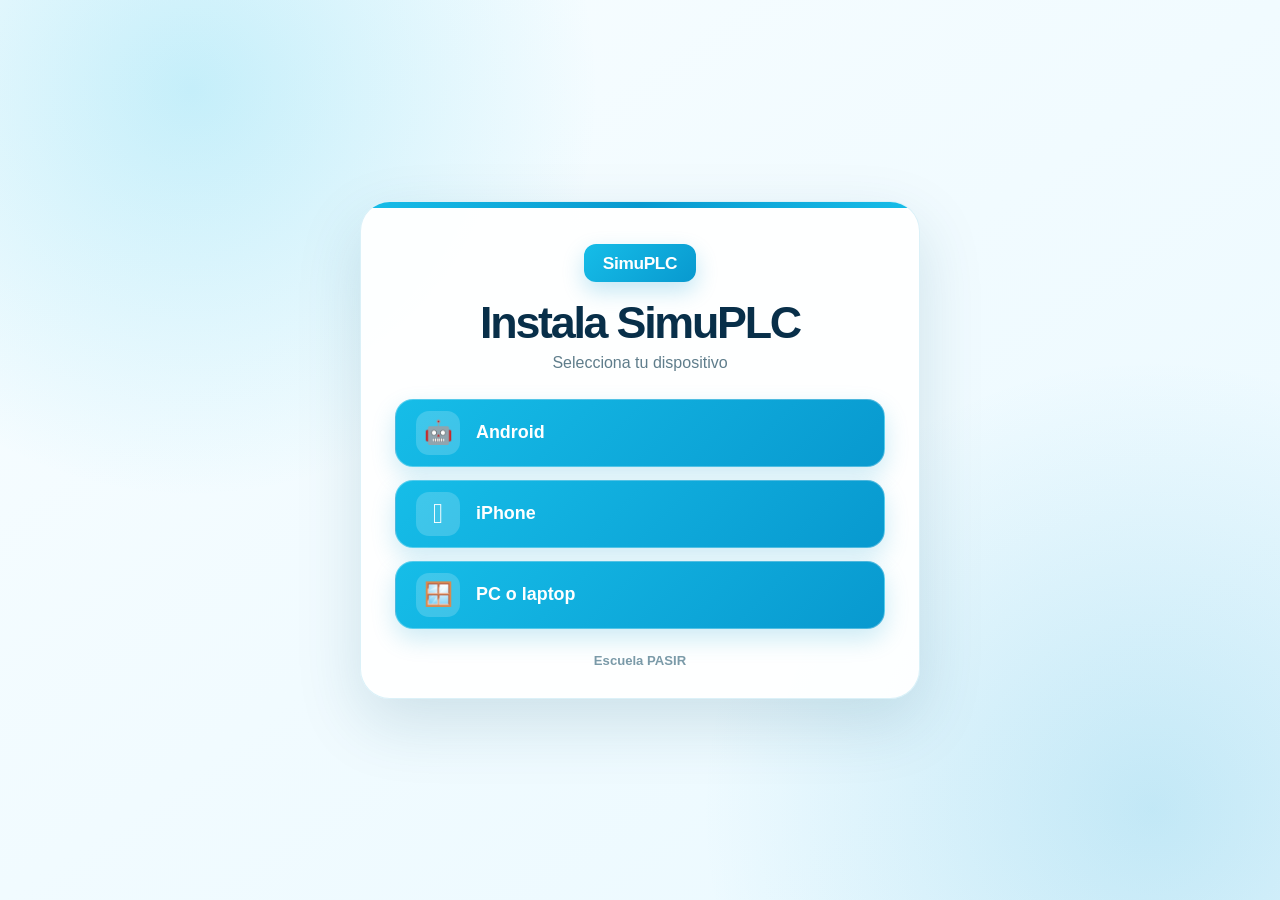
<file: instalar-simuplc.html>
<!DOCTYPE html>
<html lang="es">
<head>
  <meta charset="UTF-8" />
  <meta name="viewport" content="width=device-width, initial-scale=1.0" />
  <title>Instalar SimuPLC Lab | SimuPLC</title>
  <meta name="description" content="Instala SimuPLC Lab en Android, iPhone o Windows." />

  <style>
*{box-sizing:border-box;margin:0;padding:0}
:root{
  --cyan:#16bde8;
  --cyan2:#0899cf;
  --cyan3:#e8f9ff;
  --navy:#082f49;
  --muted:#5f7d8b;
  --white:#fff;
}
html,body{min-height:100%}
body{
  min-height:100vh;
  display:grid;
  place-items:center;
  padding:22px;
  font-family:"Segoe UI",Arial,sans-serif;
  color:var(--navy);
  background:
    radial-gradient(circle at 15% 10%,rgba(22,189,232,.22),transparent 30%),
    radial-gradient(circle at 90% 90%,rgba(8,153,207,.18),transparent 32%),
    linear-gradient(145deg,#f8fdff,#eaf9ff);
}
.simple-page{width:100%;max-width:560px}
.simple-card{
  position:relative;
  overflow:hidden;
  padding:42px 34px 30px;
  border-radius:30px;
  background:rgba(255,255,255,.92);
  border:1px solid rgba(8,153,207,.14);
  box-shadow:0 24px 65px rgba(8,80,110,.15);
  text-align:center;
}
.simple-card:before{
  content:"";
  position:absolute;
  top:0;left:0;right:0;
  height:6px;
  background:linear-gradient(90deg,var(--cyan),var(--cyan2),var(--cyan));
}
.simple-logo{
  display:inline-flex;
  align-items:center;
  justify-content:center;
  min-width:112px;
  height:38px;
  padding:0 17px;
  margin-bottom:18px;
  border-radius:12px;
  color:#fff;
  background:linear-gradient(135deg,var(--cyan),var(--cyan2));
  box-shadow:0 9px 22px rgba(8,153,207,.24);
  font-weight:900;
  font-size:1.08rem;
  letter-spacing:-.02em;
}
h1{
  font-size:clamp(2rem,7vw,2.8rem);
  line-height:1;
  letter-spacing:-.05em;
  margin-bottom:9px;
}
.simple-subtitle{
  color:var(--muted);
  font-size:1rem;
  margin-bottom:27px;
}
.device-buttons{display:grid;gap:13px}
.device-btn{
  min-height:68px;
  display:flex;
  align-items:center;
  justify-content:flex-start;
  gap:16px;
  padding:11px 20px;
  border-radius:18px;
  text-decoration:none;
  color:#fff;
  background:linear-gradient(135deg,var(--cyan),var(--cyan2));
  border:1px solid rgba(255,255,255,.28);
  box-shadow:0 10px 24px rgba(8,153,207,.20);
  font-size:1.12rem;
  font-weight:900;
  transition:transform .16s ease,box-shadow .16s ease;
}
.device-btn:hover{
  transform:translateY(-2px);
  box-shadow:0 15px 30px rgba(8,153,207,.28);
}
.device-btn:active{transform:scale(.985)}
.device-icon{
  width:44px;height:44px;
  flex:0 0 44px;
  display:grid;place-items:center;
  border-radius:13px;
  background:rgba(255,255,255,.18);
  font-size:1.45rem;
}
.device-icon.apple{font-size:1.75rem}
.simple-footer{
  margin-top:24px;
  color:#7a9aa8;
  font-size:.82rem;
  font-weight:700;
}
@media(max-width:520px){
  body{padding:14px}
  .simple-card{padding:34px 18px 24px;border-radius:24px}
  .device-btn{min-height:64px;border-radius:16px}
}
</style>
</head>

<body>
<main class="simple-page">
  <section class="simple-card">
    <div class="simple-logo">SimuPLC</div>
    <h1>Instala SimuPLC</h1>
    <p class="simple-subtitle">Selecciona tu dispositivo</p>

    <div class="device-buttons">
      <a class="device-btn" href="https://play.google.com/store/apps/details?id=com.pasir.simuplc" target="_blank" rel="noopener noreferrer">
        <span class="device-icon">🤖</span>
        <span>Android</span>
      </a>

      <a class="device-btn" href="https://app.escuelapasir.com/instalariphone">
        <span class="device-icon apple"></span>
        <span>iPhone</span>
      </a>

      <a class="device-btn" href="https://app.escuelapasir.com/instalarwindows">
        <span class="device-icon">🪟</span>
        <span>PC o laptop</span>
      </a>
    </div>

    <div class="simple-footer">Escuela PASIR</div>
  </section>
</main>
</body>
</html>
</file>
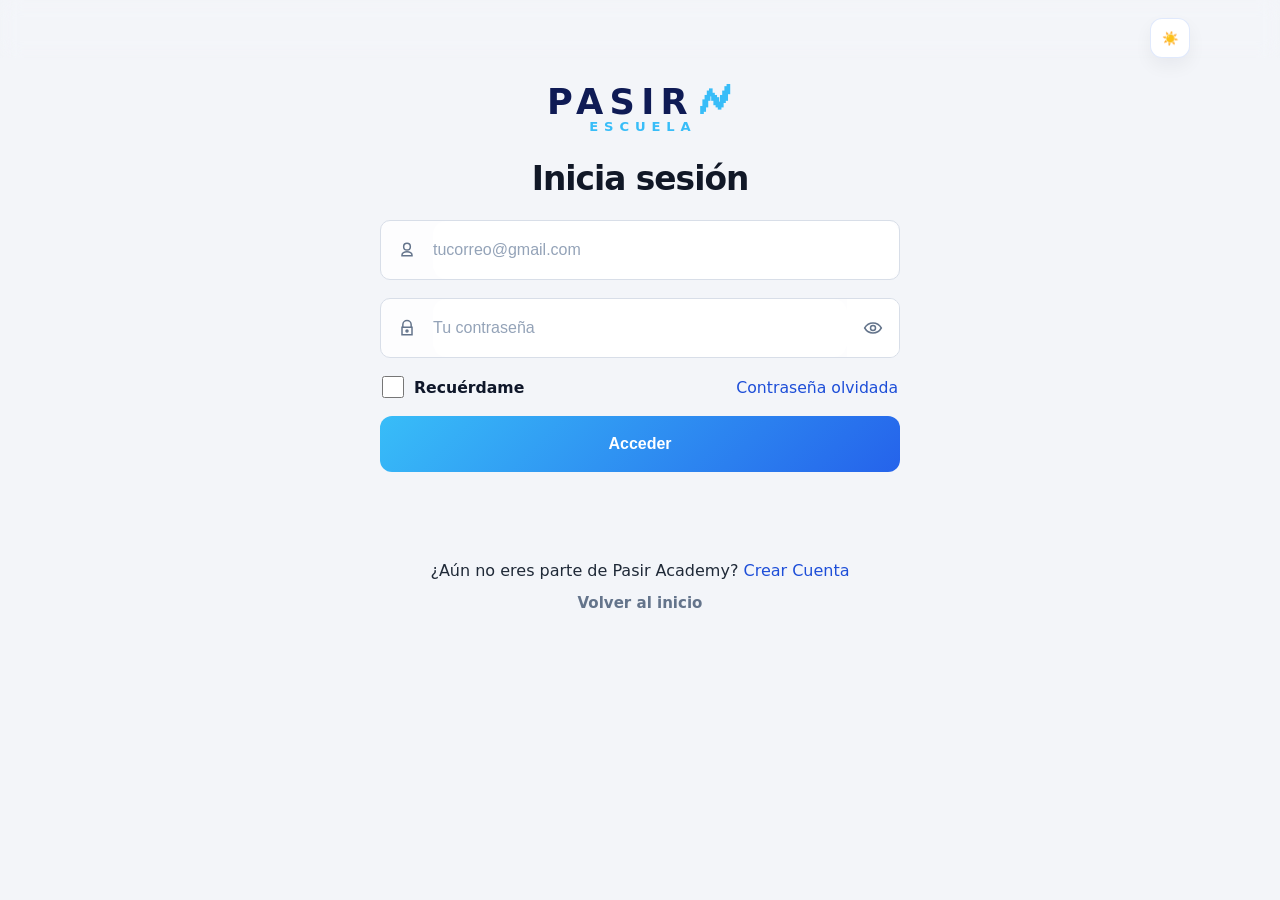
<file: login.html>
<!doctype html>
<html lang="es">
<head>
<meta charset="utf-8" />
<meta name="viewport" content="width=device-width,initial-scale=1" />
<title>Iniciar sesión | Pasir Academy</title>
<meta name="theme-color" id="theme-color-meta" content="#f2f7ff"/>
<link rel="manifest" href="manifest.json">
<link rel="apple-touch-icon" href="icons/icon-192.png">
<link rel="stylesheet" href="app.css">
<link rel="preconnect" href="https://pasir-proxy.vercel.app">
<link rel="dns-prefetch" href="https://pasir-proxy.vercel.app">
<script src="theme.js" defer></script>
<style>
html.auth-checking, html.auth-checking body { visibility:hidden; }
:root{
  --bg:#f3f5f9;
  --stroke:#d8dee8;
  --text:#0f172a;
  --muted:#64748b;
  --blue:#38bdf8;
  --blue-dark:#2563eb;
}
body{
  margin:0;
  min-height:100vh;
  background:var(--bg);
  color:var(--text);
  font-family:Inter,system-ui,-apple-system,"Segoe UI",Arial,sans-serif;
}
.app-header{background:transparent!important;border-bottom:none!important;position:relative!important}
.app-header .container{width:min(1100px,92vw);margin:0 auto}
.app-header .row{display:flex;justify-content:flex-end;align-items:center;padding:18px 0 0}
.theme-btn{
  border:1px solid rgba(37,99,235,.14)!important;
  background:#fff!important;
  color:var(--text)!important;
  box-shadow:0 8px 18px rgba(15,23,42,.05);
  border-radius:12px!important
}
.login-shell{
  min-height:calc(100vh - 70px);
  display:flex;
  align-items:flex-start;
  justify-content:center;
  padding:26px 16px 48px
}
.login-wrap{width:min(520px,100%);text-align:center}
.logo-wrap{display:flex;justify-content:center;margin-bottom:26px}
.logo-mark{font-size:2.2rem;font-weight:900;letter-spacing:.18em;color:#0f1b55;line-height:1}
.logo-mark .plus{color:var(--blue);letter-spacing:0;margin-left:4px}
.logo-sub{font-size:.82rem;font-weight:800;letter-spacing:.45em;color:var(--blue);text-transform:uppercase;margin-left:.45em}
.login-title{margin:0 0 22px;font-size:2.05rem;font-weight:800;letter-spacing:-.03em;color:#111827}
.field{margin-bottom:18px;text-align:left}
.input-wrap{
  position:relative;display:flex;align-items:center;background:rgba(255,255,255,.85);
  border:1px solid var(--stroke);border-radius:10px;min-height:58px;overflow:hidden
}
.input-wrap:focus-within{
  border-color:rgba(56,189,248,.58);
  box-shadow:0 0 0 4px rgba(56,189,248,.10);
  background:#fff
}
.input-icon{width:52px;display:grid;place-items:center;color:#64748b;flex:0 0 auto}
.input-icon svg,.eye-btn svg{width:20px;height:20px;stroke:currentColor;fill:none;stroke-width:1.8}
.input-wrap input{
  flex:1;min-width:0;border:none;outline:none;background:#fff;
  box-shadow:none;color:var(--text);
  font-size:1rem;padding:0 14px 0 0;min-height:58px
}
.input-wrap input::placeholder{color:#94a3b8;font-weight:500}
.eye-btn{
  width:52px;height:58px;border:none;background:#fff;
  box-shadow:none;color:#64748b;
  display:grid;place-items:center;cursor:pointer;flex:0 0 auto
}
.meta-row{
  display:flex;justify-content:space-between;align-items:center;gap:12px;
  margin:10px 2px 18px;flex-wrap:wrap
}
.remember{display:inline-flex;align-items:center;gap:10px;color:#0f172a;font-size:.98rem;cursor:pointer;user-select:none}
.remember input{width:22px;height:22px;accent-color:var(--blue-dark);margin:0}
.meta-link{color:#1d4ed8;text-decoration:none;font-size:.98rem;font-weight:500}
.login-btn{
  width:100%;
  min-height:56px;
  border:none;
  border-radius:12px;
  background:linear-gradient(135deg,#38bdf8,#2563eb);
  color:#fff;
  font-size:1rem;
  font-weight:800;
  cursor:pointer;
  transition:all .25s ease;
}

.login-btn.loading{
  background:linear-gradient(180deg,#b0b0b0,#9e9e9e);
  cursor:wait;
  transform:scale(0.98);
}
.err{
  margin-top:14px;color:#dc2626;font-weight:700;white-space:pre-wrap;text-align:left;
  background:rgba(239,68,68,.08);border:1px solid rgba(239,68,68,.16);
  border-radius:12px;padding:12px 14px
}
.bottom-text{margin-top:86px;color:#1f2937;font-size:1rem;line-height:1.6}
.bottom-text a,.helper-links a,.meta-link{color:#1d4ed8;text-decoration:none}
.helper-links{margin-top:10px;display:flex;justify-content:center;gap:16px;flex-wrap:wrap;font-size:.94rem}
.helper-links a{color:#64748b;font-weight:600}
@media (max-width:560px){
  .app-header .row{padding-top:14px}
  .login-shell{padding:18px 14px 34px}
  .logo-wrap{margin-bottom:22px}
  .logo-mark{font-size:1.8rem;letter-spacing:.14em}
  .logo-sub{font-size:.72rem;letter-spacing:.34em}
  .login-title{font-size:1.75rem;margin-bottom:18px}
  .meta-row{align-items:flex-start}
  .bottom-text{margin-top:56px;font-size:.96rem}
}

input:-webkit-autofill,
input:-webkit-autofill:focus{
  -webkit-box-shadow: 0 0 0 1000px #fff inset !important;
  box-shadow: 0 0 0 1000px #fff inset !important;
  -webkit-text-fill-color: #0f172a !important;
}
</style>

<script>
document.documentElement.classList.add("auth-checking");
(function () {
  const token = localStorage.getItem("pasir_token");
  if (token) {
    location.replace("account.html");
    return;
  }
  document.documentElement.classList.remove("auth-checking");
})();
</script>

<script id="pasir-theme-init">
(function(){
  try{
    var saved = localStorage.getItem('pasir-theme') || 'light';
    document.documentElement.setAttribute('data-theme', saved);
  }catch(e){
    document.documentElement.setAttribute('data-theme', 'light');
  }
})();
</script>

<style id="pasir-login-dark-fix">
body[data-theme="dark"]{
  background:#0b1220 !important;
  color:#f8fafc !important;
}
body[data-theme="dark"] .theme-btn{
  background:#0f172a !important;
  color:#f8fafc !important;
  border-color:rgba(148,163,184,.22) !important;
}
body[data-theme="dark"] .logo-mark{
  color:#e2e8f0 !important;
}
body[data-theme="dark"] .logo-sub{
  color:#7dd3fc !important;
}
body[data-theme="dark"] .login-title{
  color:#f8fafc !important;
}
body[data-theme="dark"] .input-wrap{
  background:#0f172a !important;
  border-color:rgba(148,163,184,.22) !important;
}
body[data-theme="dark"] .input-wrap:focus-within{
  border-color:#38bdf8 !important;
  box-shadow:none !important;
  background:#0f172a !important;
}
body[data-theme="dark"] .input-wrap input,
body[data-theme="dark"] .eye-btn{
  background:#0f172a !important;
  color:#f8fafc !important;
}
body[data-theme="dark"] .input-wrap input::placeholder{
  color:#94a3b8 !important;
}
body[data-theme="dark"] .remember,
body[data-theme="dark"] .bottom-text{
  color:#cbd5e1 !important;
}
body[data-theme="dark"] .meta-link,
body[data-theme="dark"] .bottom-text a,
body[data-theme="dark"] .helper-links a{
  color:#93c5fd !important;
}
body[data-theme="dark"] .helper-links a{
  color:#94a3b8 !important;
}
body[data-theme="dark"] input:-webkit-autofill,
body[data-theme="dark"] input:-webkit-autofill:focus{
  -webkit-box-shadow: 0 0 0 1000px #0f172a inset !important;
  box-shadow: 0 0 0 1000px #0f172a inset !important;
  -webkit-text-fill-color: #f8fafc !important;
}
</style>

</head>
<body>
<header class="app-header">
  <div class="container">
    <div class="row">
      <div class="nav-actions">
        <button class="btn theme-btn" id="theme-toggle" type="button" aria-label="Cambiar tema">
          <span id="theme-icon">☀️</span>
          <span id="theme-label" class="sr-only">Modo claro</span>
        </button>
      </div>
    </div>
  </div>
</header>

<main class="login-shell">
  <div class="login-wrap">
    <div class="logo-wrap">
      <div class="logo-box" aria-label="Pasir Academy">
        <div class="logo-mark">PASIR<span class="plus">🗲</span></div>
        <div class="logo-sub">Escuela</div>
      </div>
    </div>

    <section class="login-card">
      <h1 class="login-title">Inicia sesión</h1>

      <div class="field">
        <div class="input-wrap">
          <div class="input-icon" aria-hidden="true">
            <svg viewBox="0 0 24 24"><path d="M12 12a4 4 0 1 0-4-4 4 4 0 0 0 4 4Zm0 2c-3.33 0-6 1.79-6 4v1h12v-1c0-2.21-2.67-4-6-4Z"/></svg>
          </div>
          <input id="email" type="email" placeholder="tucorreo@gmail.com" autocomplete="email" />
        </div>
      </div>

      <div class="field">
        <div class="input-wrap">
          <div class="input-icon" aria-hidden="true">
            <svg viewBox="0 0 24 24"><path d="M7 11V8a5 5 0 1 1 10 0v3M6 11h12v9H6z"/><circle cx="12" cy="15.5" r="1.2"/></svg>
          </div>
          <input id="pass" type="password" placeholder="Tu contraseña" autocomplete="current-password" />
          <button class="eye-btn" type="button" id="togglePass" aria-label="Mostrar contraseña">
            <svg viewBox="0 0 24 24"><path d="M2 12s3.5-6 10-6 10 6 10 6-3.5 6-10 6-10-6-10-6Z"/><circle cx="12" cy="12" r="3"/></svg>
          </button>
        </div>
      </div>

      <div class="meta-row">
        <label class="remember">
          <input type="checkbox" id="rememberMe">
          <span>Recuérdame</span>
        </label>
        <a class="meta-link" href="reset.html">Contraseña olvidada</a>
      </div>

      <button id="btn" class="login-btn">Acceder</button>
      <div id="msg" class="err" style="display:none"></div>

      <div class="bottom-text">¿Aún no eres parte de Pasir Academy? <a href="register.html">Crear Cuenta</a></div>
      <div class="helper-links"><a href="index.html">Volver al inicio</a></div>
    </section>
  </div>
</main>

<script>
const API_URL = "https://pasir-proxy.vercel.app/api";
const LOGIN_TIMEOUT_MS = 35000;
const LOGIN_RETRIES = 2;

function wait(ms) {
  return new Promise(resolve => setTimeout(resolve, ms));
}

function jsonp(action, payload, timeoutMs = LOGIN_TIMEOUT_MS) {
  return new Promise((resolve, reject) => {
    const cb = "cb_" + Math.random().toString(36).slice(2);
    const params = new URLSearchParams();
    params.set("action", action);
    Object.entries(payload || {}).forEach(([k, v]) => {
      if (v === undefined || v === null) return;
      params.set(k, String(v));
    });
    params.set("callback", cb);
    // Evita que el navegador o el service worker usen una respuesta antigua.
    params.set("_t", Date.now().toString());

    const script = document.createElement("script");
    script.src = API_URL + "?" + params.toString();
    script.async = true;

    let finished = false;
    const timer = setTimeout(() => {
      cleanup();
      reject(new Error("El servidor tardó demasiado en responder."));
    }, timeoutMs);

    function cleanup() {
      if (finished) return;
      finished = true;
      clearTimeout(timer);
      try { delete window[cb]; } catch(e) { window[cb] = undefined; }
      if (script.parentNode) script.parentNode.removeChild(script);
    }

    window[cb] = (data) => {
      cleanup();
      resolve(data);
    };

    script.onerror = () => {
      cleanup();
      reject(new Error("No se pudo conectar con el servidor."));
    };

    document.body.appendChild(script);
  });
}

async function jsonpWithRetry(action, payload, retries = LOGIN_RETRIES) {
  let lastError;
  for (let attempt = 0; attempt <= retries; attempt++) {
    try {
      return await jsonp(action, payload);
    } catch (err) {
      lastError = err;
      // Pequeña espera antes de reintentar. Esto ayuda cuando Vercel o Apps Script despiertan lento.
      if (attempt < retries) await wait(900 + attempt * 700);
    }
  }
  throw lastError;
}

function showErr(text) {
  const el = document.getElementById("msg");
  el.style.display = "block";
  el.textContent = text;
}

function clearErr() {
  const el = document.getElementById("msg");
  el.style.display = "none";
  el.textContent = "";
}

document.getElementById("togglePass").onclick = () => {
  const input = document.getElementById("pass");
  input.type = input.type === "password" ? "text" : "password";
};

function resetLoginButton() {
  const btn = document.getElementById("btn");
  btn.disabled = false;
  btn.classList.remove("loading");
  btn.textContent = "Acceder";
}

document.getElementById("btn").onclick = async () => {
  const btn = document.getElementById("btn");
  const email = document.getElementById("email").value.trim().toLowerCase();
  const password = document.getElementById("pass").value;

  clearErr();

  if (!email || password.length < 6) {
    return showErr("Completa correo y contraseña.");
  }

  btn.disabled = true;
  btn.classList.add("loading");
  btn.textContent = "Verificando acceso...";

  try {
    const r = await jsonpWithRetry("login", { email, password });

    if (!r.ok) {
      showErr(r.error || "Correo o contraseña incorrectos.");
      resetLoginButton();
      return;
    }

    localStorage.setItem("pasir_token", r.token);
    location.replace("account.html");

  } catch (e) {
    showErr("El servidor demoró en responder. Revisa tu conexión y vuelve a intentar en unos segundos.");
    resetLoginButton();
  }
};
</script>

<script>
if ("serviceWorker" in navigator) {
  window.addEventListener("load", () => {
    navigator.serviceWorker.register("./sw.js").catch(() => {});
  });
}
</script>
</body>
</html>
</file>
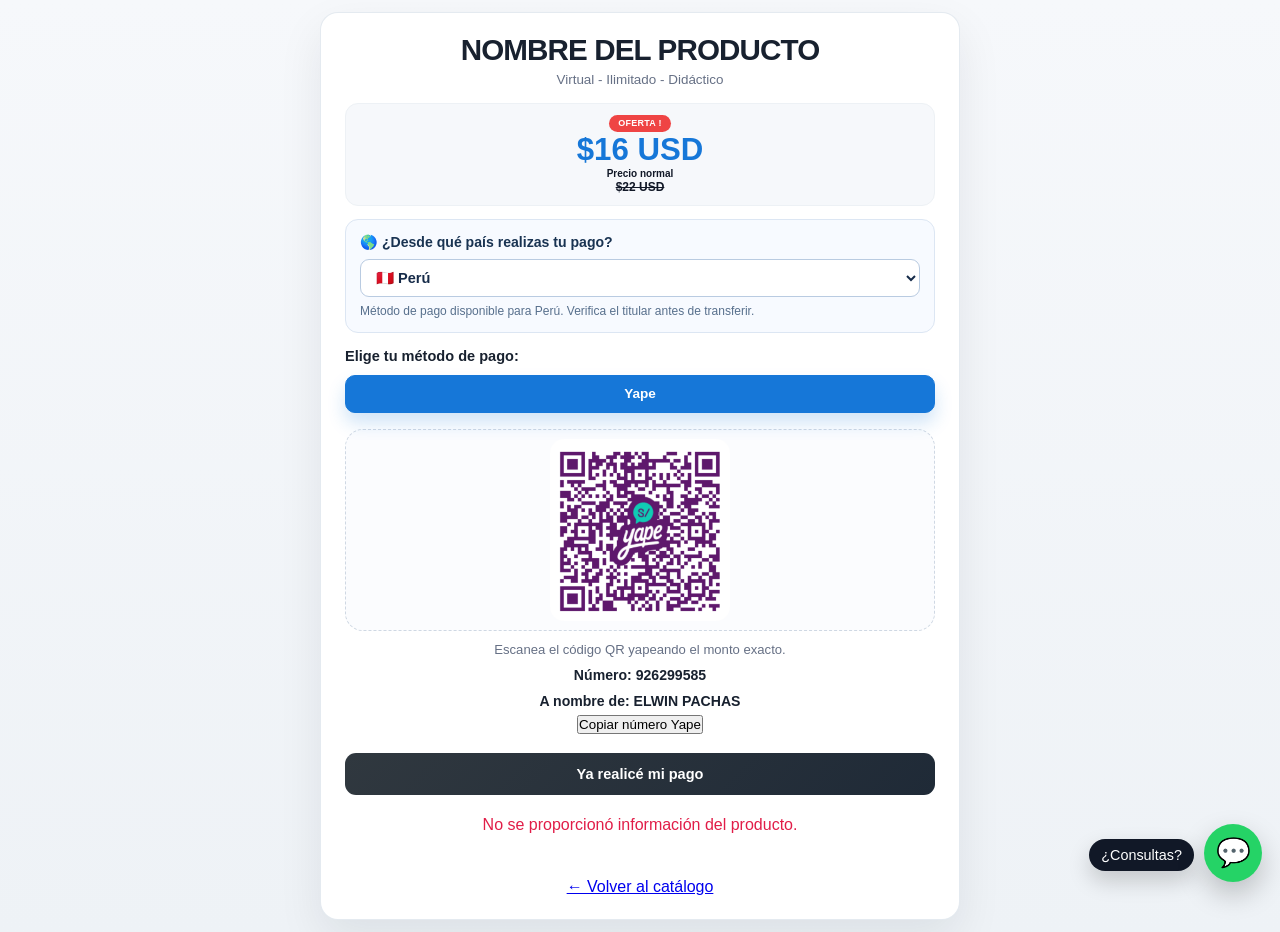
<file: pasarela.html>
<!DOCTYPE html>
<html lang="es">
<head>
  <meta charset="UTF-8">
  <meta name="viewport" content="width=device-width, initial-scale=1.0">
  <title>Pasarela de Pago | Pasir</title>
  <link rel="stylesheet" href="./Pasarela/index.css">

  <style>
    .payment-container{
      width:min(100%, 720px) !important;
      max-width:720px !important;
      margin:0 auto !important;
    }
    #main-content{
      max-width:100%;
    }
    .header{
      padding-left:8px;
      padding-right:8px;
    }
    #product-name{
      font-size:clamp(1.45rem, 3.3vw, 2rem) !important;
      line-height:1.18 !important;
      text-align:center !important;
      max-width:16ch;
      margin:0 auto 8px auto !important;
      word-break:break-word;
    }
    #product-desc{
      text-align:center !important;
      max-width:34ch;
      margin:0 auto !important;
    }
    .product-info,
    #product-info-box{
      display:flex;
      justify-content:center;
      align-items:center;
      text-align:center;
      padding-left:14px;
      padding-right:14px;
    }
    .product-price,
    #product-price{
      width:100%;
      text-align:center !important;
      margin-left:auto !important;
      margin-right:auto !important;
    }
    .whatsapp-float{
      position:fixed;
      right:18px;
      bottom:18px;
      width:58px;
      height:58px;
      border-radius:50%;
      display:flex;
      align-items:center;
      justify-content:center;
      background:#25D366;
      color:#fff;
      text-decoration:none;
      box-shadow:0 12px 28px rgba(0,0,0,.22);
      z-index:9999;
      transition:transform .2s ease, box-shadow .2s ease;
      font-size:28px;
    }
    .whatsapp-float:hover{
      transform:translateY(-2px) scale(1.04);
      box-shadow:0 14px 32px rgba(0,0,0,.26);
    }
    .whatsapp-float-label{
      position:fixed;
      right:86px;
      bottom:29px;
      background:#111827;
      color:#fff;
      padding:9px 12px;
      border-radius:999px;
      font-size:.9rem;
      line-height:1;
      box-shadow:0 10px 22px rgba(0,0,0,.18);
      z-index:9998;
    }
    @media (max-width: 640px){
      .payment-container{
        width:min(100%, 94vw) !important;
      }
      .whatsapp-float-label{
        display:none;
      }
    }

    .product-info{
      display:flex !important;
      justify-content:center !important;
      text-align:center !important;
    }
    #product-price{
      width:100%;
      text-align:center !important;
    }
    .price-stack{
      width:100%;
      display:flex;
      flex-direction:column;
      align-items:center;
      gap:6px;
    }
    .price-badge{
      display:inline-flex;
      align-items:center;
      justify-content:center;
      padding:4px 12px;
      border-radius:999px;
      background:#ef4444;
      color:#fff;
      font-size:11px;
      font-weight:900;
      text-transform:uppercase;
      letter-spacing:.03em;
    }
    .price-current{
      color:var(--accent-color);
      font-size:clamp(1.9rem, 4vw, 2.35rem);
      font-weight:900;
      line-height:1.05;
      text-align:center;
    }
    .price-normal-label{
      color:#111827;
      font-size:12px;
      font-weight:800;
      line-height:1;
    }
    .price-normal{
      color:#111827;
      font-size:15px;
      font-weight:700;
      text-decoration:line-through;
      line-height:1.1;
    }

  </style>


<meta name="theme-color" id="theme-color-meta" content="#f2f7ff"/>
<script id="pasir-theme-init">
(function(){
  try{
    var saved = localStorage.getItem('pasir-theme') || 'light';
    document.documentElement.setAttribute('data-theme', saved);
  }catch(e){
    document.documentElement.setAttribute('data-theme', 'light');
  }
})();
</script>
<style id="pasir-pasarela-dark-fix">
html[data-theme="dark"] body{
  background:#0b1220 !important;
  color:#f8fafc !important;
}
html[data-theme="dark"] .payment-shell,
html[data-theme="dark"] .payment-container,
html[data-theme="dark"] #main-content,
html[data-theme="dark"] .header,
html[data-theme="dark"] .payment-details,
html[data-theme="dark"] .method-btn,
html[data-theme="dark"] .method-details{
  background:#0f172a !important;
  color:#f8fafc !important;
  border-color:rgba(148,163,184,.22) !important;
}
html[data-theme="dark"] #product-name,
html[data-theme="dark"] #product-desc,
html[data-theme="dark"] .section-label,
html[data-theme="dark"] .method-caption,
html[data-theme="dark"] .method-strong,
html[data-theme="dark"] .price-normal-label,
html[data-theme="dark"] .price-normal{
  color:#f8fafc !important;
}
html[data-theme="dark"] .whatsapp-float-label{
  background:#f8fafc !important;
  color:#0f172a !important;
}
html[data-theme="dark"] .price-current{
  color:#86efac !important;
}
</style>
<script src="theme.js" defer></script>

<style id="pasir-country-payments-v1">
.country-payment-picker{margin:22px 0 18px;padding:18px;border:1px solid #dce6f3;border-radius:17px;background:#f7faff}
.country-payment-picker label{display:block;font-weight:850;color:#193352;margin-bottom:9px}
#payment-country{display:block;width:100%;padding:13px 14px;border:1px solid #b9cbe1;border-radius:11px;background:#fff;color:#162b49;font:inherit;font-weight:650}
.country-payment-hint{margin:9px 0 0;font-size:.82rem;color:#58708d;line-height:1.45}
#country-payment-details .method-details{margin-top:12px}
.country-payment-card{padding:19px;border:1px solid #dbe5f2;border-radius:16px;background:#fff;color:#172b48;box-shadow:0 8px 23px rgba(21,46,79,.055)}
.country-payment-card h3{margin:0 0 12px;font-size:1.18rem;color:#16385f}
.country-payment-card p{margin:9px 0;line-height:1.5}
.country-payment-card .payment-data{font-size:1.13rem;font-weight:850;overflow-wrap:anywhere}
.country-payment-card .payment-muted{font-size:.83rem;color:#60738d}
.country-payment-card .payment-copy{border:1px solid #bad2f5;background:#edf5ff;color:#164a92;border-radius:9px;padding:9px 13px;cursor:pointer;font-weight:800}
.country-payment-card .payment-copy:hover{background:#dfedff}
.country-payment-card .payment-notice{padding:11px 12px;border-radius:10px;background:#eff6ff;color:#234c7b;font-size:.85rem}
html[data-theme="dark"] .country-payment-picker,html[data-theme="dark"] .country-payment-card{background:#15243a!important;border-color:#344863!important;color:#f8fafc!important}
html[data-theme="dark"] .country-payment-picker label,html[data-theme="dark"] .country-payment-card h3{color:#f8fafc!important}
html[data-theme="dark"] #payment-country{background:#0f172a;color:#fff;border-color:#52647b}
html[data-theme="dark"] .country-payment-hint,html[data-theme="dark"] .country-payment-card .payment-muted{color:#c4d3e5}
html[data-theme="dark"] .country-payment-card .payment-notice{background:#1e3553;color:#d8eaff}
@media(max-width:560px){.country-payment-picker{padding:13px}.country-payment-card{padding:14px}}
</style>
<style id="pasir-compact-checkout-v2">
/* Compact checkout layout: preserve all existing payment methods and data. */
body{padding:12px!important}
.payment-shell{max-width:640px!important}
.payment-container{width:min(100%,640px)!important;max-width:640px!important;padding:20px 24px!important;border-radius:18px!important}
.header{margin-bottom:13px!important;padding:0!important}
#product-name{font-size:clamp(1.45rem,2.6vw,1.85rem)!important;line-height:1.12!important;margin:0 auto 5px!important;max-width:none!important}
#product-desc{font-size:.84rem!important;line-height:1.4!important;max-width:60ch!important;margin:0 auto!important;display:-webkit-box;-webkit-line-clamp:2;-webkit-box-orient:vertical;overflow:hidden}
.product-info,#product-info-box{padding:11px 12px!important;margin-bottom:13px!important;border-radius:13px!important}
.price-stack{gap:2px!important}
.price-badge{font-size:9px!important;padding:2px 9px!important}
.price-current{font-size:clamp(1.55rem,3vw,1.95rem)!important}
.price-normal-label{font-size:10px!important}
.price-normal{font-size:12px!important}
.country-payment-picker{margin:0 0 13px!important;padding:12px 14px!important;border-radius:13px!important}
.country-payment-picker label{margin-bottom:5px!important;font-size:.88rem!important}
#payment-country{padding:9px 11px!important;font-size:.91rem!important;border-radius:9px!important}
.country-payment-hint{margin-top:6px!important;font-size:.75rem!important}
.section-label{font-size:.91rem!important;margin:0 0 7px!important}
.payment-methods{grid-template-columns:repeat(auto-fit,minmax(125px,1fr))!important;gap:7px!important;margin-bottom:10px!important}
.method-btn{min-height:38px!important;padding:8px 11px!important;border-radius:10px!important;font-size:.85rem!important}
.country-payment-card{padding:12px 14px!important;border-radius:13px!important}
.country-payment-card h3{font-size:1rem!important;margin-bottom:7px!important}
.country-payment-card p{margin:5px 0!important;font-size:.85rem!important}
.country-payment-card .payment-data{font-size:1rem!important}
.country-payment-card .payment-copy{padding:7px 11px!important;font-size:.8rem!important}
.country-payment-card .qr-container{max-width:220px!important;padding:8px!important;margin:8px auto!important;border-radius:10px!important}
.country-payment-card .qr-container img{max-width:200px!important;border-radius:6px!important}
#method-yape .qr-container,#method-binance .qr-container{padding:9px!important;margin-bottom:9px!important}
#method-yape .qr-container img,#method-binance .qr-container img{max-width:180px!important}
.method-caption{font-size:.82rem!important;margin-bottom:5px!important}
.method-strong{font-size:.88rem!important;margin-top:5px!important}
#btn-show-form{min-height:42px!important;margin-top:13px!important;font-size:.91rem!important;border-radius:11px!important}
.verification-form{margin-top:16px!important;padding-top:16px!important}
@media(min-width:760px){
  .payment-shell{max-width:700px!important}
  .payment-container{max-width:700px!important}
}
@media(max-width:640px){
  body{padding:6px!important}
  .payment-container{width:100%!important;padding:14px 12px!important;border-radius:13px!important}
  #product-name{font-size:1.42rem!important}
  #product-desc{font-size:.78rem!important}
  .country-payment-picker{padding:10px!important}
  .country-payment-card{padding:11px!important}
  .country-payment-card .qr-container{max-width:200px!important}
  .country-payment-card .qr-container img{max-width:180px!important}
  .whatsapp-float{width:48px;height:48px;right:10px;bottom:10px}
}
</style>
</head>
<body>
  <div class="payment-shell">
    <div class="payment-container">
      <div id="loading" class="loading-spinner hidden">Validando producto...</div>

      <div id="main-content">
        <div class="header">
          <h1 id="product-name">NOMBRE DEL PRODUCTO</h1>
          <p id="product-desc">Virtual - Ilimitado - Didáctico</p>
        </div>

        <div class="product-info" id="product-info-box">
          <div class="product-price" id="product-price"><div class="price-stack"><span class="price-badge">Oferta !</span><span class="price-current">$16 USD</span><span class="price-normal-label">Precio normal</span><span class="price-normal">$22 USD</span></div></div>
        </div>

        <div class="country-payment-picker">
          <label for="payment-country">🌎 ¿Desde qué país realizas tu pago?</label>
          <select id="payment-country" onchange="selectPaymentCountry(this.value)">
            <option value="PE">🇵🇪 Perú</option>
            <option value="CO">🇨🇴 Colombia</option>
            <option value="ES">🇪🇸 España</option>
            <option value="GT">🇬🇹 Guatemala</option>
            <option value="BO">🇧🇴 Bolivia</option>
            <option value="MX">🇲🇽 México</option>
            <option value="EC">🇪🇨 Ecuador</option>
            <option value="OTHER">🌎 Otro país / Internacional</option>
          </select>
          <p class="country-payment-hint" id="payment-country-hint">Elige tu país para ver los datos de pago correspondientes.</p>
        </div>
        <p class="section-label">Elige tu método de pago:</p>
        <div class="payment-methods" id="payment-method-buttons">
          <button class="method-btn active" type="button" onclick="showMethod('yape', this)">Yape</button>
          <button class="method-btn" type="button" onclick="showMethod('binance', this)">Binance</button>
          <button class="method-btn" type="button" onclick="showMethod('paypal', this)">PayPal</button>
        </div>

        <div id="method-yape" class="method-details payment-details">
          <div class="qr-container">
            <img src="./Pasarela/yape-pasir-400x400.png" alt="QR Yape" id="yape-qr">
          </div>
          <p class="method-caption">Escanea el código QR yapeando el monto exacto.</p>
          <p class="method-strong">Número: <span id="yape-number">926299585</span></p>
          <p class="method-strong">A nombre de: ELWIN PACHAS</p>
          <div class="copy-row">
            <button type="button" class="btn-copy" onclick="copyYapeNumber()">Copiar número Yape</button>
          </div>
        </div>

        <div id="method-binance" class="method-details payment-details hidden">
          <div class="qr-container">
            <img src="./Pasarela/binance-anibal-400x400.png" alt="QR Binance" id="binance-qr">
          </div>
          <p class="method-caption">Paga con Binance Pay ID o QR.</p>
          <p class="method-strong">ID: 1152183050</p>
          <p class="method-strong">Nickname: PASIR EDUCATION</p>
        </div>

        <div id="method-paypal" class="method-details payment-details hidden">
          <div style="margin: 28px 0 12px;">
            <a href="https://www.paypal.com/paypalme/educacionPASIR/16" id="paypal-link" class="pay-link">Pagar con PayPal</a>
          </div>
          <p class="method-caption">Serás redirigido a PayPal. El cobro se realizará en USD usando el precio en dólares asignado a este producto.</p>
        </div>

        <div id="method-nequi" class="method-details payment-details hidden country-payment-card">
          <h3>🇨🇴 Nequi — Colombia</h3><p>Envía tu pago a este número:</p>
          <p class="payment-data">+57 315 3874388</p><button class="payment-copy" type="button" onclick="copyPaymentData('3153874388',this)">Copiar número</button>
          <p><strong>Titular:</strong> Eliécer Potosí</p>
        </div>
        <div id="method-bizum" class="method-details payment-details hidden country-payment-card">
          <h3>🇪🇸 Bizum — España</h3><p>Envía tu pago mediante Bizum:</p>
          <p class="payment-data">+34 634 61 71 04</p><button class="payment-copy" type="button" onclick="copyPaymentData('634617104',this)">Copiar número</button>
          <p><strong>Titular:</strong> Maiky Joel Siguas Rengifo</p>
        </div>
        <div id="method-banrural" class="method-details payment-details hidden country-payment-card">
          <h3>🇬🇹 Banrural — Guatemala</h3><p><strong>Cuenta de ahorro en quetzales (GTQ)</strong></p>
          <p class="payment-data">0410 0000 4750 05</p><button class="payment-copy" type="button" onclick="copyPaymentData('04100000475005',this)">Copiar cuenta</button>
          <p><strong>Titular:</strong> KEVIN OSWALDO RAMOS GALDAMEZ</p>
        </div>
        <div id="method-ecofuturo" class="method-details payment-details hidden country-payment-card">
          <h3>🇧🇴 Banco PyME Ecofuturo — Bolivia</h3>
          <p><strong>Destinatario:</strong> ESPINOZA TAPIA JULIO CESAR</p>
          <p><strong>Cuenta destino:</strong> <span class="payment-data">6051674446</span></p>
          <button class="payment-copy" type="button" onclick="copyPaymentData('6051674446',this)">Copiar cuenta</button>
          <div class="qr-container" style="margin:14px auto;max-width:330px"><img src="./Pasarela/qr-ecofuturo-bolivia.png" alt="QR de pago Banco PyME Ecofuturo Bolivia" style="display:block;width:100%;height:auto;border-radius:10px" onerror="this.closest('.qr-container').style.display='none';document.getElementById('bolivia-qr-pending').hidden=false"></div><p id="bolivia-qr-pending" class="payment-notice" hidden>QR pendiente de subir al sitio. Solicita los datos de transferencia antes de pagar.</p><p class="payment-muted">Escanea el QR desde tu aplicación bancaria y verifica el destinatario y el importe antes de confirmar.</p>
        </div>
        <div id="method-spei" class="method-details payment-details hidden country-payment-card">
          <h3>🇲🇽 Transferencia SPEI — México</h3><p><strong>CLABE interbancaria:</strong></p>
          <p class="payment-data">1271 8001 3931 9092 06</p><button class="payment-copy" type="button" onclick="copyPaymentData('127180013931909206',this)">Copiar CLABE</button>
          <p><strong>Titular:</strong> Jovani Gutierrez Vázquez</p>
        </div>
        <div id="method-pichincha" class="method-details payment-details hidden country-payment-card">
          <h3>🇪🇨 Banco Pichincha — Ecuador</h3><p><strong>Pichincha Mi Vecino · Cuenta de ahorros</strong></p>
          <p class="payment-data">2206099253</p><button class="payment-copy" type="button" onclick="copyPaymentData('2206099253',this)">Copiar cuenta</button>
          <p><strong>Titular:</strong> Diego Pedraza</p><p><strong>Cédula:</strong> 1750369041</p>
        </div>

        <button id="btn-show-form" class="btn-submit" style="margin-top: 28px;" type="button" onclick="toggleForm()">Ya realicé mi pago</button>

        <div id="verification-form" class="verification-form">
          <div class="order-box">Pedido: <span id="order-id">#000000</span></div>
          <h3 class="form-title" style="margin-top:18px;">Confirmar transacción</h3>
          <p class="helper-note">Completa tus datos y te abriremos WhatsApp con el mensaje listo para enviar.</p>
          <form id="payment-form">
            <div class="form-group">
              <label for="client-name">Tu nombre completo</label>
              <input type="text" id="client-name" required placeholder="Ej. José López">
            </div>
            <div class="form-group">
              <label for="client-email">Email para acceder al producto</label>
              <input type="email" id="client-email" required placeholder="correo@ejemplo.com">
            </div>
            <div class="form-group">
              <label for="txn-id">ID de transacción / operación</label>
              <input type="text" id="txn-id" required placeholder="Ej. 123456789">
            </div>
            <button type="submit" class="btn-submit" id="submit-btn">Enviar para verificación</button>
          </form>
        </div>

        <div id="success-msg">
          <h3>¡Casi listo!</h3>
          <p>Se abrió WhatsApp con tu mensaje preparado. Solo envíalo para verificar tu pago.</p>
        </div>

        <div id="error-msg"></div>

        <div style="margin-top: 20px; text-align: center;">
          <a href="index.html" class="btn-back">← Volver al catálogo</a>
        </div>
      </div>
    </div>
  </div>


  <div class="whatsapp-float-label">¿Consultas?</div>
  <a href="https://wa.me/51926299585?text=Hola%20tengo%20una%20consulta%20sobre%20un%20producto" class="whatsapp-float" target="_blank" aria-label="WhatsApp de contacto" title="Consultar por WhatsApp">💬</a>

  <script>
    const API_URL = 'https://script.google.com/macros/s/AKfycbzzdOjG80izEhJK8QMibSpHc8h2lMME-g6cIX6qFsmPS_Jx1mlME_ueo9qeuSU_WbnC/exec';
    const WHATSAPP_NUMBER = '51926299585';
    let currentProduct = null;
    let currentOrderId = '';

    const PAYMENT_COUNTRIES = {
      PE: { label:'Perú', methods:[['yape','Yape']] },
      CO: { label:'Colombia', methods:[['nequi','Nequi']] },
      ES: { label:'España', methods:[['bizum','Bizum']] },
      GT: { label:'Guatemala', methods:[['banrural','Banrural']] },
      BO: { label:'Bolivia', methods:[['ecofuturo','Ecofuturo']] },
      MX: { label:'México', methods:[['spei','Transferencia SPEI']] },
      EC: { label:'Ecuador', methods:[['pichincha','Banco Pichincha']] },
      OTHER: { label:'Internacional', methods:[['paypal','PayPal'],['binance','Binance Pay']] }
    };
    let selectedPaymentCountry = 'PE';
    let selectedPaymentMethod = 'yape';
    function selectPaymentCountry(country) {
      const config = PAYMENT_COUNTRIES[country] || PAYMENT_COUNTRIES.OTHER;
      selectedPaymentCountry = PAYMENT_COUNTRIES[country] ? country : 'OTHER';
      const buttons = document.getElementById('payment-method-buttons');
      buttons.replaceChildren();
      config.methods.forEach(([id,label]) => {
        const button=document.createElement('button');
        button.type='button';button.className='method-btn';
        button.textContent=label;
        button.addEventListener('click',()=>showMethod(id,button));
        buttons.appendChild(button);
      });
      const hint=document.getElementById('payment-country-hint');
      hint.textContent=selectedPaymentCountry==='OTHER'
        ? 'Puedes pagar con PayPal o Binance Pay. Hotmart no está disponible por ahora.'
        : 'Método de pago disponible para '+config.label+'. Verifica el titular antes de transferir.';
      const first=buttons.querySelector('button');
      if(first) showMethod(config.methods[0][0],first);
    }
    function copyPaymentData(value,button) {
      if(!navigator.clipboard?.writeText){window.prompt('Copia este dato:',value);return;}
      navigator.clipboard.writeText(value).then(()=>{
        const label=button.textContent;button.textContent='¡Copiado!';
        setTimeout(()=>{button.textContent=label;},1700);
      }).catch(()=>window.prompt('Copia este dato:',value));
    }

    function generateOrderId() {
      return `#${Math.floor(100000 + Math.random() * 900000)}`;
    }

    function setOrderId() {
      currentOrderId = generateOrderId();
      const orderEl = document.getElementById('order-id');
      if (orderEl) orderEl.textContent = currentOrderId;
    }

    function copyYapeNumber() {
      const number = document.getElementById('yape-number')?.textContent?.trim() || '926299585';
      navigator.clipboard.writeText(number).then(() => {
        const btn = document.querySelector('.btn-copy');
        if (!btn) return;
        const original = btn.textContent;
        btn.textContent = 'Número copiado';
        setTimeout(() => btn.textContent = original, 1800);
      }).catch(() => {
        alert(`Copia manualmente este número: ${number}`);
      });
    }

    function computeNormalAmount(baseAmount, explicitAmount) {
      const explicit = Number(explicitAmount || 0);
      if (explicit > 0) return explicit;
      const base = Number(baseAmount || 0);
      if (!(base > 0)) return 0;
      const bumped = base * 1.35;
      return bumped >= 100 ? Math.ceil(bumped) : Math.ceil(bumped * 100) / 100;
    }

    function getParamProduct() {
      const params = new URLSearchParams(window.location.search);
      const product = params.get('product');
      if (!product) return null;
      return {
        nombre: product,
        descripcion: params.get('desc') || 'Virtual - Ilimitado - Didáctico',
        categoria: params.get('category') || '',
        plan: params.get('plan') || '',
        currency: params.get('currency') || 'USD',
        precioMostrar: params.get('price') || '',
        precioNormalMostrar: params.get('normal_price') || '',
        amount: Number(params.get('amount') || 0),
        normalAmount: Number(params.get('normal_amount') || 0),
        precioPen: Number(params.get('pen') || 0),
        precioUsd: Number(params.get('usd') || 0),
        precio: Number(params.get('usd') || 0)
      };
    }

    async function init() {
      setOrderId();
      const params = new URLSearchParams(window.location.search);
      const productId = params.get('p');
      const directProduct = getParamProduct();

      if (directProduct) {
        currentProduct = directProduct;
        renderProduct(directProduct);
        return;
      }

      if (!productId) {
        showError('No se proporcionó información del producto.');
        return;
      }

      document.getElementById('loading').classList.remove('hidden');

      try {
        const response = await fetch(`${API_URL}?p=${productId}`);
        const data = await response.json();

        if (data.error) {
          showError('Producto no encontrado.');
          return;
        }

        currentProduct = data;
        renderProduct(data);
      } catch (error) {
        showError('Error de conexión con el servidor.');
      } finally {
        document.getElementById('loading').classList.add('hidden');
      }
    }

    function renderProduct(p) {
      const name = p.nombre || 'Producto';
      const desc = p.descripcion || 'Virtual - Ilimitado - Didáctico';

      // La pasarela usa como fuente principal exactamente la moneda/precio
      // que ya calculó el index y que el usuario vio en la tarjeta.
      let currentText = (p.precioMostrar || '').trim();
      let normalText = (p.precioNormalMostrar || '').trim();
      let amount = Number(p.amount || 0);
      let normalAmount = Number(p.normalAmount || 0);
      let currency = (p.currency || '').trim();

      if (!currentText) {
        const usd = Number(p.precioUsd || p.precio || 0);
        const pen = Number(p.precioPen || 0);

        if (currency === 'PEN' && pen > 0) {
          amount = pen;
          normalAmount = computeNormalAmount(pen, normalAmount);
          currentText = `S/${pen}`;
          normalText = `S/${normalAmount}`;
        } else if (currency && currency !== 'USD' && amount > 0) {
          currentText = `${amount} ${currency}`;
          if (!normalText) {
            normalAmount = computeNormalAmount(amount, normalAmount);
            normalText = `${normalAmount} ${currency}`;
          }
        } else if (usd > 0) {
          currency = 'USD';
          amount = usd;
          normalAmount = computeNormalAmount(usd, normalAmount);
          currentText = `$${usd} USD`;
          normalText = `$${normalAmount} USD`;
        } else if (pen > 0) {
          currency = 'PEN';
          amount = pen;
          normalAmount = computeNormalAmount(pen, normalAmount);
          currentText = `S/${pen}`;
          normalText = `S/${normalAmount}`;
        } else {
          currentText = 'Precio por confirmar';
          normalText = '';
        }
      }

      if (!currency) {
        if (currentText.includes('S/')) currency = 'PEN';
        else if (currentText.includes('USD') || currentText.includes('$')) currency = 'USD';
        else currency = 'USD';
      }

      if (!normalText && amount > 0) {
        const computedNormal = computeNormalAmount(amount, normalAmount);
        normalAmount = computedNormal;
        if (currency === 'PEN') normalText = `S/${computedNormal}`;
        else if (currency === 'USD') normalText = `$${computedNormal} USD`;
        else normalText = `${computedNormal} ${currency}`;
      }

      currentProduct = { ...p, amount, normalAmount, precioMostrar: currentText, precioNormalMostrar: normalText, currency };

      document.getElementById('product-name').textContent = name;
      document.getElementById('product-desc').textContent = desc;
      document.getElementById('product-price').innerHTML = `
        <div class="price-stack">
          <span class="price-badge">Oferta !</span>
          <span class="price-current">${currentText}</span>
          ${normalText ? `<span class="price-normal-label">Precio normal</span><span class="price-normal">${normalText}</span>` : ''}
        </div>
      `;

      // PayPal siempre cobra usando el precio USD configurado para el producto,
      // independientemente de la moneda que el usuario esté viendo en la web.
      const paypalUsd = Number(p.precioUsd || p.precio || (currency === 'USD' ? amount : 0));
      const paypalLink = document.getElementById('paypal-link');
      if (paypalUsd > 0) {
        paypalLink.href = `https://www.paypal.com/paypalme/educacionPASIR/${paypalUsd}USD`;
        paypalLink.textContent = `Pagar US$${paypalUsd} con PayPal`;
      } else {
        paypalLink.href = 'https://www.paypal.com/paypalme/educacionPASIR';
        paypalLink.textContent = 'Pagar con PayPal';
      }
    }

    function showError(msg) {
      document.getElementById('product-info-box')?.classList.add('hidden');
      const errorBox = document.getElementById('error-msg');
      errorBox.style.display = 'block';
      errorBox.textContent = msg;
    }

    function showMethod(method, button) {
      selectedPaymentMethod = method;
      document.querySelectorAll('.method-details').forEach(el => el.classList.add('hidden'));
      document.querySelectorAll('.method-btn').forEach(el => el.classList.remove('active'));
      document.getElementById(`method-${method}`).classList.remove('hidden');
      if (button) button.classList.add('active');
    }

    function toggleForm() {
      const form = document.getElementById('verification-form');
      form.style.display = 'block';
      form.scrollIntoView({ behavior: 'smooth', block: 'start' });
      document.getElementById('btn-show-form').style.display = 'none';
    }

    document.getElementById('payment-form').addEventListener('submit', function(e) {
      e.preventDefault();
      const btn = document.getElementById('submit-btn');
      btn.disabled = true;
      btn.textContent = 'Abriendo WhatsApp...';

      const name = document.getElementById('client-name').value.trim();
      const email = document.getElementById('client-email').value.trim();
      const txnId = document.getElementById('txn-id').value.trim();
      const productName = currentProduct?.nombre || document.getElementById('product-name').textContent.trim() || 'Producto';

      const amountText = currentProduct?.precioMostrar || 'Monto por confirmar';

      const message = `Hola realicé el pago por este producto: ${productName}
Pedido: ${currentOrderId}
Nombre: ${name}
Correo: ${email}
Monto indicado: ${amountText}
País de pago: ${PAYMENT_COUNTRIES[selectedPaymentCountry].label}
Método de pago: ${selectedPaymentMethod}
ID de Transacción / Operación: ${txnId}

Adjunto comprobante.`;
      const whatsappURL = `https://wa.me/${WHATSAPP_NUMBER}?text=${encodeURIComponent(message)}`;

      window.open(whatsappURL, '_blank');

      document.getElementById('verification-form').style.display = 'none';
      const successBox = document.getElementById('success-msg');
      successBox.innerHTML = `<h3>¡Casi listo!</h3><p>Se abrió WhatsApp con tu mensaje preparado. Pedido: <strong>${currentOrderId}</strong></p>`;
      successBox.style.display = 'block';
      successBox.scrollIntoView({ behavior: 'smooth', block: 'center' });
      btn.disabled = false;
      btn.textContent = 'Enviar para verificación';
    });

    selectPaymentCountry('PE');
    init();
  </script>
</body>
</html>
</file>
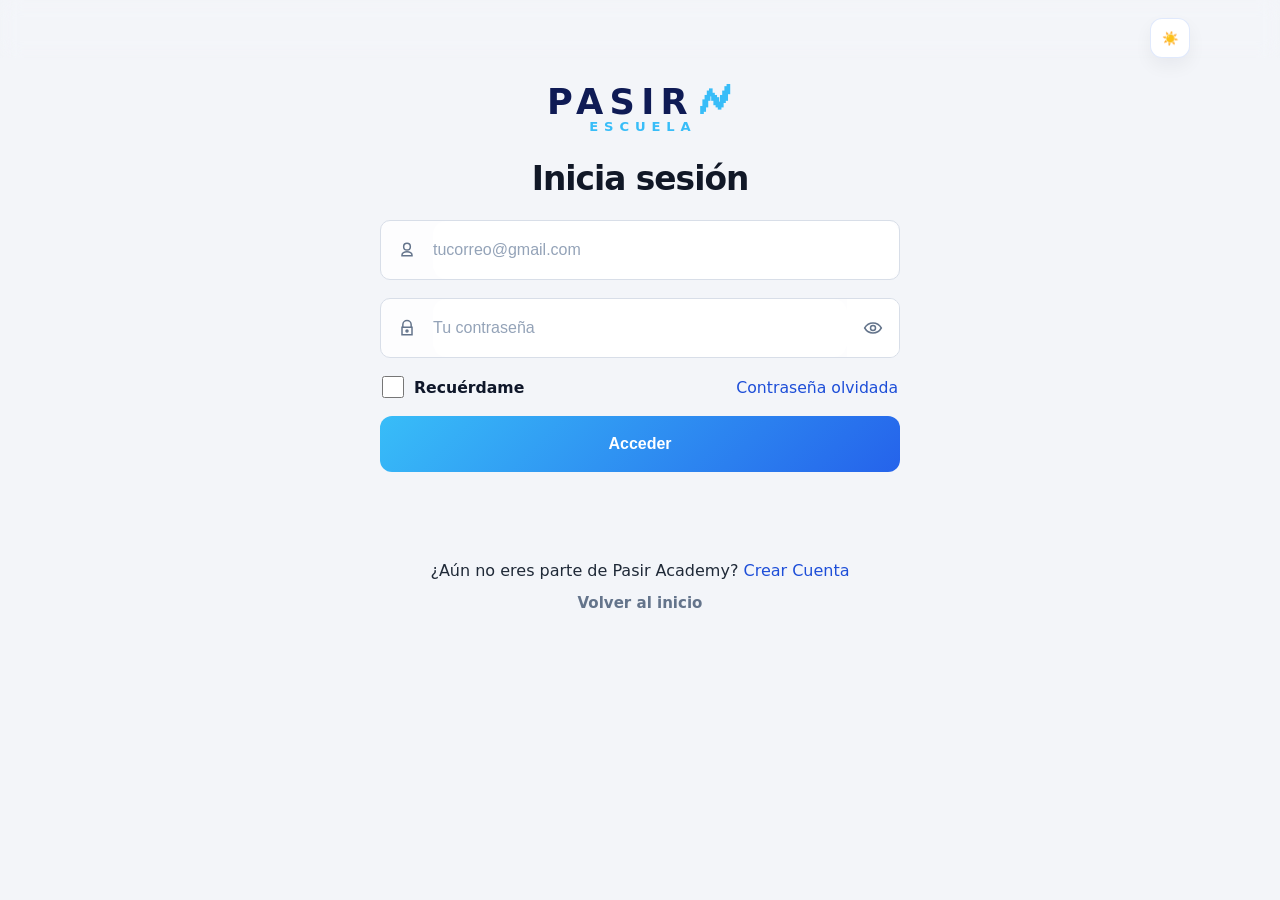
<file: recursos.html>
<!doctype html>
<html lang="es">
<head>
  <meta charset="utf-8" />
  <meta name="viewport" content="width=device-width,initial-scale=1" />
  <title>Manuales y Apps | PASIR Escuela</title>
  <link rel="manifest" href="manifest.json">
  <meta name="theme-color" id="theme-color-meta" content="#f3f5f9"/>
  <link rel="apple-touch-icon" href="icons/icon-192.png">
  <link rel="stylesheet" href="app.css">
  <script src="theme.js" defer></script>
  <script>
    document.documentElement.classList.add("auth-checking");
    (function(){
      const token = localStorage.getItem("pasir_token");
      if (!token) { location.replace("login.html"); return; }
      document.documentElement.classList.remove("auth-checking");
      try{ document.documentElement.setAttribute('data-theme', localStorage.getItem('pasir-theme') || 'light'); }catch(e){}
    })();
  </script>
  <style>
    html.auth-checking, html.auth-checking body{visibility:hidden}
    :root{--bg:#f3f5f9;--card:#fff;--stroke:#d8e3f1;--text:#0f172a;--muted:#64748b;--blue:#38bdf8;--blue2:#2563eb;--shadow:0 18px 40px rgba(15,23,42,.08)}
    *{box-sizing:border-box}body{margin:0;background:var(--bg);color:var(--text);font-family:Inter,system-ui,-apple-system,"Segoe UI",Arial,sans-serif;min-height:100vh}.container{width:min(1180px,92vw);margin:0 auto}.app-header{background:transparent;border-bottom:none;box-shadow:none}.topbar{display:flex;justify-content:space-between;align-items:center;gap:12px;padding:18px 0 0}.brand{display:flex;align-items:center;gap:10px;font-weight:1000;color:#0f1b55;letter-spacing:.02em}.dot{width:12px;height:12px;border-radius:999px;background:var(--blue);box-shadow:0 0 0 6px rgba(56,189,248,.14)}.actions{display:flex;gap:10px;align-items:center;flex-wrap:wrap;justify-content:flex-end}.btn{display:inline-flex;align-items:center;justify-content:center;gap:8px;padding:10px 13px;border-radius:14px;text-decoration:none;font-weight:900;border:1px solid transparent;cursor:pointer;white-space:nowrap}.btn.secondary{background:#fff;border-color:rgba(37,99,235,.16);color:#1d4ed8;box-shadow:0 8px 18px rgba(15,23,42,.04)}.btn.active,.primary{background:linear-gradient(135deg,#38bdf8,#2563eb);color:#fff;border:0;box-shadow:0 12px 22px rgba(37,99,235,.20)}.theme-btn{background:#fff;color:var(--text);border:1px solid rgba(37,99,235,.14);box-shadow:0 8px 18px rgba(15,23,42,.05);border-radius:14px;padding:10px 12px}.disabled{background:#e5e7eb!important;color:#64748b!important;pointer-events:none;border:1px solid #d1d5db!important;box-shadow:none!important}
    .user-menu{position:relative}.user-trigger{display:inline-flex;align-items:center;gap:8px;padding:10px 12px;border-radius:14px;border:1px solid rgba(37,99,235,.14);background:#fff;color:var(--text);font-weight:900;cursor:pointer;box-shadow:0 8px 18px rgba(15,23,42,.04);max-width:220px}.user-trigger .name{overflow:hidden;text-overflow:ellipsis;white-space:nowrap;max-width:130px}.avatar{display:inline-flex;width:28px;height:28px;align-items:center;justify-content:center;border-radius:999px;background:rgba(56,189,248,.10);border:1px solid rgba(56,189,248,.24)}.user-dropdown{z-index:50;position:absolute;right:0;top:calc(100% + 10px);min-width:260px;border:1px solid rgba(37,99,235,.14);background:#fff;border-radius:16px;box-shadow:0 20px 40px rgba(15,23,42,.12);padding:8px;display:none}.user-dropdown.open{display:block}.dd-email{padding:10px 12px;color:var(--muted);font-size:13px;word-break:break-all}.dd-item{width:100%;display:flex;align-items:center;gap:10px;padding:10px 12px;border-radius:12px;text-decoration:none;border:0;background:transparent;color:inherit;font-weight:900;cursor:pointer;text-align:left}.dd-item:hover{background:rgba(56,189,248,.08)}.dd-sep{height:1px;background:rgba(148,163,184,.18);margin:6px 4px}.danger{color:#dc2626}
    main{padding:24px 0 44px}.hero{background:linear-gradient(135deg,#eef8ff,#ffffff);border:1px solid rgba(37,99,235,.12);border-radius:24px;padding:22px;box-shadow:var(--shadow);display:flex;justify-content:space-between;gap:18px;align-items:flex-end;flex-wrap:wrap;margin-bottom:18px}.eyebrow{display:inline-flex;align-items:center;gap:8px;color:#1d4ed8;font-weight:900;background:rgba(56,189,248,.10);border:1px solid rgba(56,189,248,.20);border-radius:999px;padding:7px 11px;font-size:13px;margin-bottom:10px}h1{font-size:clamp(1.55rem,4vw,2.45rem);line-height:1.03;margin:0;color:#111827;letter-spacing:-.04em}.hero p{margin:8px 0 0;color:var(--muted);font-size:1rem}.stats{display:grid;grid-template-columns:repeat(2,minmax(120px,1fr));gap:10px;min-width:260px}.stat{background:#fff;border:1px solid rgba(37,99,235,.12);border-radius:18px;padding:12px 14px;box-shadow:0 8px 18px rgba(15,23,42,.04)}.stat b{display:block;font-size:1.35rem;color:#111827}.stat span{color:var(--muted);font-weight:800;font-size:12px}.toolbar{display:flex;gap:10px;align-items:center;justify-content:space-between;flex-wrap:wrap;margin:18px 0}.search{flex:1;min-width:220px;background:#fff;border:1px solid rgba(37,99,235,.14);border-radius:16px;padding:12px 14px;color:var(--text);font-weight:800;box-shadow:0 8px 18px rgba(15,23,42,.04)}.tabs{display:flex;gap:8px}.tab{background:#fff;border:1px solid rgba(37,99,235,.14);border-radius:999px;padding:10px 13px;color:#1d4ed8;font-weight:900;cursor:pointer}.tab.active{background:linear-gradient(135deg,#38bdf8,#2563eb);color:#fff;border:0}.section-head{display:flex;justify-content:space-between;align-items:end;gap:12px;margin:20px 0 12px}.section-head h2{margin:0;font-size:1.35rem;color:#111827;letter-spacing:-.02em}.muted{color:var(--muted)}
    .grid{display:grid;grid-template-columns:repeat(4,1fr);gap:14px}.card{background:#fff;border:1px solid rgba(37,99,235,.12);border-radius:18px;overflow:hidden;box-shadow:var(--shadow);transition:transform .16s ease,box-shadow .16s ease}.card:hover{transform:translateY(-2px);box-shadow:0 22px 48px rgba(15,23,42,.12)}.thumb{aspect-ratio:16/10;background:#eaf4ff;position:relative}.thumb img{width:100%;height:100%;object-fit:cover;display:block}.badge{position:absolute;left:8px;top:8px;background:rgba(255,255,255,.9);border:1px solid rgba(37,99,235,.16);color:#1d4ed8;font-weight:1000;border-radius:999px;padding:5px 8px;font-size:11px}.body{padding:11px}.card h3{margin:0 0 5px;color:#111827;font-size:13.5px;line-height:1.2;display:-webkit-box;-webkit-line-clamp:2;-webkit-box-orient:vertical;overflow:hidden;min-height:33px}.desc{margin:0 0 10px;color:var(--muted);font-size:12px;line-height:1.25;display:-webkit-box;-webkit-line-clamp:2;-webkit-box-orient:vertical;overflow:hidden;min-height:30px}.meta{display:flex;gap:6px;align-items:center;flex-wrap:wrap;margin-bottom:10px}.pill{background:rgba(56,189,248,.10);color:#1d4ed8;border:1px solid rgba(56,189,248,.20);border-radius:999px;padding:5px 8px;font-weight:900;font-size:11px}.pill.expired{background:rgba(239,68,68,.08);color:#dc2626;border-color:rgba(239,68,68,.18)}.card .btn{width:100%;padding:9px 8px;font-size:12px;border-radius:12px}.empty,.err{grid-column:1/-1;background:#fff;border:1px solid rgba(37,99,235,.12);border-radius:18px;padding:18px;color:var(--muted);box-shadow:var(--shadow)}.err{color:#dc2626;background:rgba(239,68,68,.08);border-color:rgba(239,68,68,.16);font-weight:800}
    body[data-theme="dark"]{background:#0b1220;color:#f8fafc}body[data-theme="dark"] .brand,body[data-theme="dark"] h1,body[data-theme="dark"] h2,body[data-theme="dark"] .card h3,body[data-theme="dark"] .stat b{color:#f8fafc}body[data-theme="dark"] .muted,body[data-theme="dark"] .hero p,body[data-theme="dark"] .desc,body[data-theme="dark"] .stat span{color:#94a3b8}body[data-theme="dark"] .hero{background:linear-gradient(120deg,rgba(15,23,42,.88),rgba(2,6,23,.96))}body[data-theme="dark"] .card,body[data-theme="dark"] .body,body[data-theme="dark"] .stat,body[data-theme="dark"] .search,body[data-theme="dark"] .tab,body[data-theme="dark"] .user-trigger,body[data-theme="dark"] .user-dropdown,body[data-theme="dark"] .btn.secondary,body[data-theme="dark"] .theme-btn,body[data-theme="dark"] .empty{background:#0f172a;color:#f8fafc;border-color:rgba(148,163,184,.22)}body[data-theme="dark"] .thumb{background:#111827}

    /* Mejora: solo los MANUALES se ven verticales, tipo portada de libro */
    .card.manual-card .thumb{aspect-ratio:3/4;background:linear-gradient(180deg,#f8fbff,#eaf4ff);padding:10px;display:flex;align-items:center;justify-content:center}
    .card.manual-card .thumb img{object-fit:contain;border-radius:9px;box-shadow:0 12px 24px rgba(15,23,42,.16);background:#fff}
    body[data-theme="dark"] .card.manual-card .thumb{background:linear-gradient(180deg,#111827,#0b1220)}
    @media(max-width:900px){.grid{grid-template-columns:repeat(3,1fr);gap:10px}.container{width:min(1180px,94vw)}.user-trigger{max-width:142px}.user-trigger .name{max-width:72px}.btn{padding:9px 10px;font-size:13px}.hero{padding:18px}.stats{min-width:100%;grid-template-columns:repeat(2,1fr)}}
    @media(max-width:520px){.grid{grid-template-columns:repeat(3,1fr);gap:8px}.card{border-radius:14px}.body{padding:8px}.card h3{font-size:11.5px;min-height:29px}.desc{font-size:10.5px;min-height:27px;margin-bottom:8px}.pill{font-size:9px;padding:4px 6px}.badge{font-size:9px;padding:4px 6px}.card .btn{font-size:10px;padding:8px 5px}.thumb{aspect-ratio:1/1}.card.manual-card .thumb{aspect-ratio:3/4;padding:7px}.toolbar{display:block}.search{width:100%;margin-bottom:10px}.tabs{width:100%;justify-content:space-between}.tab{flex:1;padding:9px 8px;font-size:12px}.actions{gap:7px}.btn.secondary[href="index.html"]{display:none}}

    /* PASIR PRO LIMPIO: biblioteca compacta, sin títulos repetidos */
    .hero{padding:12px 14px;margin-bottom:12px;align-items:center}
    .hero .hero-copy{display:none}
    .stats{min-width:100%;grid-template-columns:repeat(2,1fr)}
    .stat{text-align:center;padding:10px 12px}
    .section-head{display:none}
    .badge{display:none!important}
    .toolbar{margin:12px 0}
    @media(max-width:520px){main{padding-top:12px}.hero{border-radius:18px}.grid{grid-template-columns:repeat(2,1fr);gap:10px}.stat{border-radius:14px;padding:9px 7px}.stat span{font-size:10px}.user-trigger{max-width:150px}.user-trigger .name{max-width:82px}}
  </style>

<style id="pasir-solid-blue-buttons">
.btn.active,
.primary,
.btn-continue,
.tab.active{
background:#2563EB !important;
background-image:none !important;
color:#fff !important;
border-color:#2563EB !important;
}
.btn.active:hover,
.primary:hover,
.btn-continue:hover,
.tab.active:hover{
background:#1D4ED8 !important;
}
</style>

</head>
<body>
<header class="app-header"><div class="container"><div class="topbar">
  <div class="brand"><span class="dot"></span><span>PASIR<span style="color:#38bdf8"> ESCUELA 🗲</span></span></div>
  <div class="actions">
    <a class="btn secondary" href="account.html">Cursos</a>
    <a class="btn active" href="recursos.html">Recursos</a>
    <a class="btn secondary" href="index.html">Volver</a>
    <button class="theme-btn" id="theme-toggle" type="button" aria-label="Cambiar tema"><span id="theme-icon">☀️</span><span id="theme-label" style="display:none">Modo claro</span></button>
    <div class="user-menu" id="userMenu" style="display:none"><button class="user-trigger" id="userTrigger" aria-haspopup="menu" aria-expanded="false"><span class="avatar">👤</span><span class="name" id="userName">Cuenta</span><span>▾</span></button><div class="user-dropdown" id="userDropdown" role="menu"><div class="dd-email" id="userEmail">Cargando…</div><a class="dd-item" href="account.html">📚 Mis cursos</a><a class="dd-item" href="recursos.html">📥 Manuales y Apps</a><a class="dd-item" href="index.html">🏠 Inicio</a><div class="dd-sep"></div><button class="dd-item danger" id="logout">🚪 Cerrar sesión</button></div></div>
  </div>
</div></div></header>
<main><div class="container">
  <section class="hero"><div class="hero-copy"><div class="eyebrow">📥 Biblioteca premium</div><h1>Manuales y Apps</h1><p>Todo lo que tienes habilitado, organizado para descargar rápido.</p></div><div class="stats"><div class="stat"><b id="manualStat">0</b><span>Manuales</span></div><div class="stat"><b id="appStat">0</b><span>Apps</span></div></div></section>
  <div id="status" class="muted">Cargando…</div>
  <div class="toolbar"><input class="search" id="searchBox" placeholder="Buscar manual o app..." autocomplete="off"><div class="tabs"><button class="tab active" data-filter="all">Todo</button><button class="tab" data-filter="manual">Manuales</button><button class="tab" data-filter="app">Apps</button></div></div>
  <section class="section"><div class="section-head"><h2 id="sectionTitle">Todos los recursos</h2><span class="muted" id="resourceCount"></span></div><div id="grid" class="grid"></div></section>
</div></main>
<script>
const API_URL="https://pasir-proxy.vercel.app/api";const token=localStorage.getItem("pasir_token");if(!token)location.replace("login.html");let allResources=[];let currentFilter="all";
function escapeHtml_(s){return String(s||"").replace(/[&<>"']/g,c=>({"&":"&amp;","<":"&lt;",">":"&gt;","\"":"&quot;","'":"&#39;"}[c]));}
function jsonp(action,payload){return new Promise((resolve,reject)=>{const cb="cb_"+Math.random().toString(36).slice(2);const params=new URLSearchParams();params.set("action",action);Object.entries(payload||{}).forEach(([k,v])=>{if(v!==undefined&&v!==null)params.set(k,String(v));});params.set("callback",cb);const script=document.createElement("script");script.src=API_URL+"?"+params.toString();script.async=true;window[cb]=data=>{cleanup();resolve(data)};function cleanup(){try{delete window[cb]}catch(e){window[cb]=undefined}if(script.parentNode)script.parentNode.removeChild(script)}script.onerror=()=>{cleanup();reject(new Error("Sin conexión a internet."));};document.body.appendChild(script);});}
function normalizeType(t){t=String(t||"").trim().toLowerCase();return(t.includes("app")||t.includes("software"))?"app":"manual";}
function shortEmail(email){email=String(email||"");return email.includes("@")?email.split("@")[0]:email;}
function titleCaseName(name){const parts=String(name||"").trim().replace(/\s+/g," ").split(" ").filter(Boolean);if(!parts.length)return "";const cap=w=>w.charAt(0).toUpperCase()+w.slice(1).toLowerCase();return parts.length===1?cap(parts[0]):cap(parts[0])+" "+parts[1].charAt(0).toUpperCase()+".";}
function getDisplayName(profile){
  const email=typeof profile==="object"?(profile.email||""):String(profile||"");
  const rawName=typeof profile==="object"?(profile.name||profile.fullName||profile.displayName||profile.nombre||profile.nombres||profile.studentName||profile.usuario||""):(!String(profile||"").includes("@")?profile:"");
  const savedName=localStorage.getItem("pasir_name")||"";
  return titleCaseName(rawName)||titleCaseName(savedName)||shortEmail(email);
}
function setUser(profile){
  const email=typeof profile==="object"?(profile.email||""):String(profile||"");
  const displayName=getDisplayName(profile);
  if(email)localStorage.setItem("pasir_email",email);
  if(displayName && displayName!==shortEmail(email))localStorage.setItem("pasir_name",displayName);
  document.getElementById("userName").textContent=displayName||"Cuenta";
  document.getElementById("userEmail").textContent=email||displayName||"Cuenta";
  document.getElementById("userMenu").style.display="inline-block";
}

function card(r){
  const type=normalizeType(r.type);
  const img=r.image||(type==="app"?"img/app_logicsoft.jpg":"img/manual_industrial.jpg");
  const expired=!!r.expired;
  const statusText=expired?"Vencido":"Activo";

  return `
  <article class="card ${type==="manual"?"manual-card":""}"
    data-link="${escapeHtml_(r.link)}"
    data-title="${escapeHtml_(r.title)}"
    data-desc="${escapeHtml_(r.description||"")}"
    data-img="${escapeHtml_(img)}"
    data-type="${type}"
    style="cursor:pointer" onclick="window.open(this.dataset.link,'_blank')">

    <div class="thumb">
      <img src="${escapeHtml_(img)}">
      <span class="badge">${type==="app"?"APP":"MANUAL"}</span>
    </div>

    <div class="body">
      <h3>${escapeHtml_(r.title)}</h3>
      <p class="desc">${escapeHtml_(r.description||"Recurso disponible para tu cuenta.")}</p>

      <div class="meta">
        <span class="pill ${expired?"expired":""}">${statusText}</span>
      </div>
    </div>
  </article>`;
}
function render(){const q=document.getElementById("searchBox").value.trim().toLowerCase();let items=allResources.filter(r=>currentFilter==="all"||normalizeType(r.type)===currentFilter);if(q)items=items.filter(r=>(String(r.title||"")+" "+String(r.description||"")).toLowerCase().includes(q));document.getElementById("sectionTitle").textContent=currentFilter==="manual"?"Manuales":currentFilter==="app"?"Apps":"Todos los recursos";document.getElementById("resourceCount").textContent=items.length?items.length+" recurso(s)":"";document.getElementById("grid").innerHTML=items.length?items.map(card).join(""):`<div class="empty">No hay recursos para mostrar.</div>`;}
const RESOURCES_CACHE_KEY="pasir_cache_resources_v2";
const CACHE_MAX_AGE=1000*60*10;
function readCache(key){try{return JSON.parse(localStorage.getItem(key)||"null");}catch(e){return null;}}
function writeCache(key,data){try{localStorage.setItem(key,JSON.stringify({savedAt:Date.now(),data}));}catch(e){}}
function renderResourcesPayload(r,fromCache){
  setUser({email:r.email||localStorage.getItem("pasir_email")||"",name:r.name||r.fullName||r.displayName||r.nombre||r.nombres||r.studentName||r.usuario||localStorage.getItem("pasir_name")||""});
  allResources=Array.isArray(r.resources)?r.resources:[];
  const manuals=allResources.filter(x=>normalizeType(x.type)==="manual");
  const apps=allResources.filter(x=>normalizeType(x.type)==="app");
  document.getElementById("manualStat").textContent=manuals.length;
  document.getElementById("appStat").textContent=apps.length;
  document.getElementById("status").textContent=fromCache?"":"";
  render();
}
function renderResourceSkeleton(){document.getElementById("status").textContent="Cargando…";document.getElementById("grid").innerHTML=Array.from({length:6}).map(()=>`<article class="card"><div class="thumb"></div><div class="body"><h3>Cargando recurso…</h3><p class="desc">Preparando biblioteca</p><div class="meta"><span class="pill">...</span></div></div></article>`).join("");}
async function refreshResources(silent){
  try{const r=await jsonp("myResources",{token});if(!r.ok){localStorage.removeItem("pasir_token");return location.replace("login.html");}writeCache(RESOURCES_CACHE_KEY,r);renderResourcesPayload(r,false);}catch(e){if(!silent)document.getElementById("status").innerHTML='<div class="err">'+escapeHtml_(e.message||e)+'</div>';else document.getElementById("status").textContent="";}
}
(function(){const cached=readCache(RESOURCES_CACHE_KEY);if(cached&&cached.data){renderResourcesPayload(cached.data,true);refreshResources(true);}else{renderResourceSkeleton();refreshResources(false);}})();
document.getElementById("searchBox").addEventListener("input",render);document.querySelectorAll(".tab").forEach(btn=>btn.addEventListener("click",()=>{document.querySelectorAll(".tab").forEach(b=>b.classList.remove("active"));btn.classList.add("active");currentFilter=btn.dataset.filter;render();}));
(function(){const userTrigger=document.getElementById("userTrigger"),userDropdown=document.getElementById("userDropdown");const storedEmail=localStorage.getItem("pasir_email")||"";const storedName=localStorage.getItem("pasir_name")||"";if(storedEmail||storedName)setUser({email:storedEmail,name:storedName});function closeMenu(){userDropdown&&userDropdown.classList.remove("open");userTrigger&&userTrigger.setAttribute("aria-expanded","false");}if(userTrigger&&userDropdown){userTrigger.addEventListener("click",e=>{e.stopPropagation();userDropdown.classList.toggle("open");userTrigger.setAttribute("aria-expanded",userDropdown.classList.contains("open")?"true":"false");});document.addEventListener("click",closeMenu);document.addEventListener("keydown",e=>{if(e.key==="Escape")closeMenu();});userDropdown.addEventListener("click",e=>e.stopPropagation());}const logoutBtn=document.getElementById("logout");if(logoutBtn)logoutBtn.addEventListener("click",e=>{e.preventDefault();localStorage.removeItem("pasir_token");localStorage.removeItem("pasir_name");localStorage.removeItem("pasir_email");location.replace("index.html");});})();
if("serviceWorker" in navigator){window.addEventListener("load",()=>navigator.serviceWorker.register("./sw.js").catch(()=>{}));}
</script>

<!-- PREVIEW MODAL -->

</div>
</body>
</html>
</file>
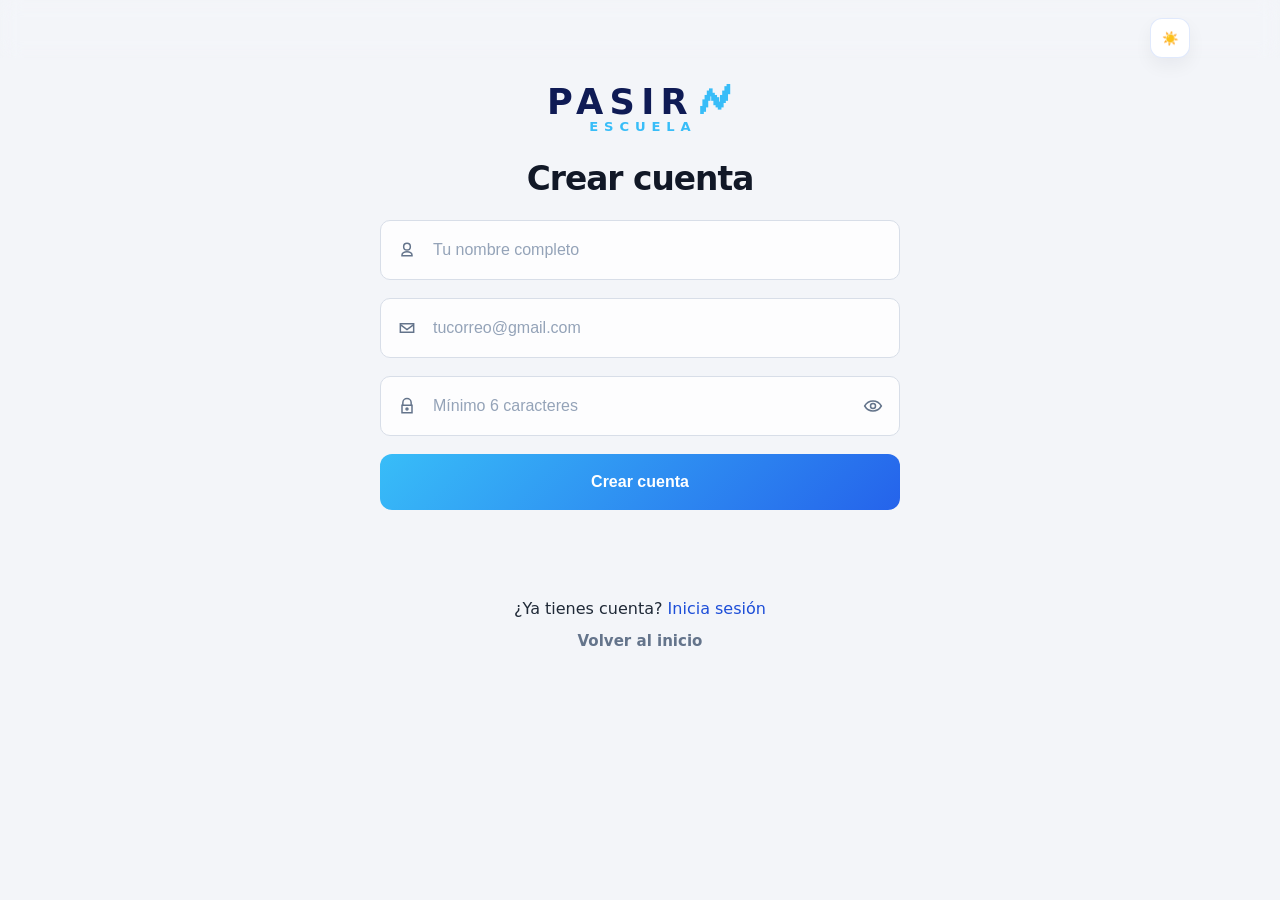
<file: register.html>
<!doctype html>
<html lang="es">
<head>
<meta charset="utf-8" />
<meta name="viewport" content="width=device-width,initial-scale=1" />
<title>Crear cuenta | Pasir Academy</title>
<meta name="theme-color" id="theme-color-meta" content="#f2f7ff"/>
<link rel="manifest" href="manifest.json">
<link rel="apple-touch-icon" href="icons/icon-192.png">
<link rel="stylesheet" href="app.css">
<script src="theme.js" defer></script>
<style>
:root{
  --bg:#f3f5f9;
  --stroke:#d8dee8;
  --text:#0f172a;
  --muted:#64748b;
  --blue:#38bdf8;
}
body{
  margin:0;
  min-height:100vh;
  background:var(--bg);
  color:var(--text);
  font-family:Inter,system-ui,-apple-system,"Segoe UI",Arial,sans-serif;
}
.app-header{background:transparent!important;border-bottom:none!important;position:relative!important}
.app-header .container{width:min(1100px,92vw);margin:0 auto}
.app-header .row{display:flex;justify-content:flex-end;align-items:center;padding:18px 0 0}
.theme-btn{
  border:1px solid rgba(37,99,235,.14)!important;
  background:#fff!important;
  color:var(--text)!important;
  box-shadow:0 8px 18px rgba(15,23,42,.05);
  border-radius:12px!important
}
.register-shell{
  min-height:calc(100vh - 70px);
  display:flex;
  align-items:flex-start;
  justify-content:center;
  padding:26px 16px 48px
}
.register-wrap{width:min(520px,100%);text-align:center}
.logo-wrap{display:flex;justify-content:center;margin-bottom:26px}
.logo-mark{font-size:2.2rem;font-weight:900;letter-spacing:.18em;color:#0f1b55;line-height:1}
.logo-mark .plus{color:var(--blue);letter-spacing:0;margin-left:4px}
.logo-sub{font-size:.82rem;font-weight:800;letter-spacing:.45em;color:var(--blue);text-transform:uppercase;margin-left:.45em}
.register-title{margin:0 0 22px;font-size:2.05rem;font-weight:800;letter-spacing:-.03em;color:#111827}
.field{margin-bottom:18px;text-align:left}
.input-wrap{
  position:relative;display:flex;align-items:center;background:rgba(255,255,255,.85);
  border:1px solid var(--stroke);border-radius:10px;min-height:58px;overflow:hidden
}
.input-wrap:focus-within{
  border-color:rgba(56,189,248,.58);
  box-shadow:0 0 0 4px rgba(56,189,248,.10);
  background:#fff
}
.input-icon{width:52px;display:grid;place-items:center;color:#64748b;flex:0 0 auto}
.input-icon svg,.eye-btn svg{width:20px;height:20px;stroke:currentColor;fill:none;stroke-width:1.8}
.input-wrap input{
  flex:1;min-width:0;border:none;outline:none;background:transparent;color:var(--text);
  font-size:1rem;padding:0 14px 0 0;min-height:58px
}
.input-wrap input::placeholder{color:#94a3b8;font-weight:500}
.eye-btn{
  width:52px;height:58px;border:none;background:transparent;color:#64748b;
  display:grid;place-items:center;cursor:pointer;flex:0 0 auto
}
.register-btn{
  width:100%;min-height:56px;border:none;border-radius:12px;
  background:linear-gradient(135deg,#38bdf8,#2563eb);color:#fff;font-size:1rem;
  font-weight:800;cursor:pointer;transition:all .25s ease
}
.register-btn:hover{filter:brightness(.98);transform:translateY(-1px)}
.register-btn.loading,
.register-btn:disabled{
  background:linear-gradient(180deg,#b0b0b0,#9e9e9e);
  cursor:wait;
  transform:scale(0.98);
}
.err,.ok{
  margin-top:14px;font-weight:700;white-space:pre-wrap;text-align:left;
  border-radius:12px;padding:12px 14px
}
.err{color:#dc2626;background:rgba(239,68,68,.08);border:1px solid rgba(239,68,68,.16)}
.ok{color:#15803d;background:rgba(34,197,94,.08);border:1px solid rgba(34,197,94,.16)}
.bottom-text{margin-top:86px;color:#1f2937;font-size:1rem;line-height:1.6}
.bottom-text a,.helper-links a{color:#1d4ed8;text-decoration:none}
.helper-links{margin-top:10px;display:flex;justify-content:center;gap:16px;flex-wrap:wrap;font-size:.94rem}
.helper-links a{color:#64748b;font-weight:600}
@media (max-width:560px){
  .app-header .row{padding-top:14px}
  .register-shell{padding:18px 14px 34px}
  .logo-wrap{margin-bottom:22px}
  .logo-mark{font-size:1.8rem;letter-spacing:.14em}
  .logo-sub{font-size:.72rem;letter-spacing:.34em}
  .register-title{font-size:1.75rem;margin-bottom:18px}
  .bottom-text{margin-top:56px;font-size:.96rem}
}
</style>

<script id="pasir-theme-init">
(function(){
  try{
    var saved = localStorage.getItem('pasir-theme') || 'light';
    document.documentElement.setAttribute('data-theme', saved);
  }catch(e){
    document.documentElement.setAttribute('data-theme', 'light');
  }
})();
</script>

<style id="pasir-common-dark-fix">
html[data-theme="dark"] body,
body[data-theme="dark"]{
  background:#0b1220 !important;
  color:#f9fafb !important;
}

html[data-theme="dark"] body *,
body[data-theme="dark"] *{
  scrollbar-color:#475569 #0f172a;
}

body[data-theme="dark"] .muted,
body[data-theme="dark"] .sub,
body[data-theme="dark"] p,
body[data-theme="dark"] small,
body[data-theme="dark"] .desc,
body[data-theme="dark"] .helper-links a,
body[data-theme="dark"] .bottom-text,
body[data-theme="dark"] .course-sub,
body[data-theme="dark"] .progress-meta,
body[data-theme="dark"] .curriculum-h .sub,
body[data-theme="dark"] #countMods{
  color:#94a3b8 !important;
}

body[data-theme="dark"] h1,
body[data-theme="dark"] h2,
body[data-theme="dark"] h3,
body[data-theme="dark"] h4,
body[data-theme="dark"] .title,
body[data-theme="dark"] .register-title,
body[data-theme="dark"] .login-title,
body[data-theme="dark"] #courseTitle,
body[data-theme="dark"] .course-title,
body[data-theme="dark"] .brand,
body[data-theme="dark"] .brand h1,
body[data-theme="dark"] .brand-title,
body[data-theme="dark"] .hero h1,
body[data-theme="dark"] .hero h2,
body[data-theme="dark"] .hero-copy,
body[data-theme="dark"] .benefit-detail h3,
body[data-theme="dark"] .price .normal-label,
body[data-theme="dark"] .price .was{
  color:#f8fafc !important;
}

body[data-theme="dark"] .card,
body[data-theme="dark"] .hero,
body[data-theme="dark"] .section,
body[data-theme="dark"] .section-head,
body[data-theme="dark"] .bundle,
body[data-theme="dark"] .how,
body[data-theme="dark"] .curriculum,
body[data-theme="dark"] .player-meta,
body[data-theme="dark"] .curriculum-h,
body[data-theme="dark"] .player-wrap,
body[data-theme="dark"] .course,
body[data-theme="dark"] .course-card,
body[data-theme="dark"] .user-dropdown,
body[data-theme="dark"] .currency-pop,
body[data-theme="dark"] .currency-select,
body[data-theme="dark"] .iconbtn,
body[data-theme="dark"] .toggle,
body[data-theme="dark"] .theme-btn,
body[data-theme="dark"] .user-trigger,
body[data-theme="dark"] .input-wrap,
body[data-theme="dark"] .product-info,
body[data-theme="dark"] .payment-container,
body[data-theme="dark"] .method-details{
  background:#0f172a !important;
  color:#f8fafc !important;
  border-color:rgba(148,163,184,.22) !important;
}

body[data-theme="dark"] .input-wrap input,
body[data-theme="dark"] .eye-btn,
body[data-theme="dark"] .currency-select{
  background:#0f172a !important;
  color:#f8fafc !important;
}

body[data-theme="dark"] .input-wrap input::placeholder{
  color:#94a3b8 !important;
}

body[data-theme="dark"] .btn.secondary,
body[data-theme="dark"] .btn.ghost,
body[data-theme="dark"] .topbtn.secondary,
body[data-theme="dark"] .smallbtn{
  background:#162033 !important;
  color:#e2e8f0 !important;
  border-color:rgba(148,163,184,.22) !important;
}

body[data-theme="dark"] .tag,
body[data-theme="dark"] .chip,
body[data-theme="dark"] .pill,
body[data-theme="dark"] #courseProgressBadge,
body[data-theme="dark"] .course-badge{
  background:rgba(56,189,248,.14) !important;
  color:#bfdbfe !important;
  border-color:rgba(56,189,248,.24) !important;
}

body[data-theme="dark"] .price-current,
body[data-theme="dark"] .price .now,
body[data-theme="dark"] .bundle-price,
body[data-theme="dark"] .logicsoft-plan-price .now{
  color:#86efac !important;
}

body[data-theme="dark"] .price-normal,
body[data-theme="dark"] .price-normal-label{
  color:#cbd5e1 !important;
}

body[data-theme="dark"] .section::before{
  opacity:.9;
}

body[data-theme="dark"] .hero .chip,
body[data-theme="dark"] .hero .tag,
body[data-theme="dark"] .hero .hero-badge{
  background:rgba(56,189,248,.14) !important;
  color:#bfdbfe !important;
  border-color:rgba(56,189,248,.24) !important;
}

body[data-theme="dark"] .course-thumb,
body[data-theme="dark"] .thumb,
body[data-theme="dark"] .mod .thumb{
  background:#111827 !important;
}

body[data-theme="dark"] .whatsapp-float-label{
  background:#f8fafc !important;
  color:#0f172a !important;
}
</style>

<style id="pasir-register-dark-fix">
body[data-theme="dark"] .logo-mark{color:#e2e8f0 !important}
body[data-theme="dark"] .register-title{color:#f8fafc !important}
body[data-theme="dark"] .logo-sub{color:#7dd3fc !important}
body[data-theme="dark"] .bottom-text a,
body[data-theme="dark"] .helper-links a{color:#93c5fd !important}
body[data-theme="dark"] .theme-btn{background:#0f172a !important;color:#f8fafc !important}
body[data-theme="dark"] .input-wrap:focus-within{
  border-color:#38bdf8 !important;
  box-shadow:none !important;
}
</style>

</head>
<body>
<header class="app-header">
  <div class="container">
    <div class="row">
      <div class="nav-actions">
        <button class="btn theme-btn" id="theme-toggle" type="button" aria-label="Cambiar tema">
          <span id="theme-icon">☀️</span>
          <span id="theme-label" class="sr-only">Modo claro</span>
        </button>
      </div>
    </div>
  </div>
</header>

<main class="register-shell">
  <div class="register-wrap">
    <div class="logo-wrap">
      <div class="logo-box" aria-label="Pasir Academy">
        <div class="logo-mark">PASIR<span class="plus">🗲</span></div>
        <div class="logo-sub">Escuela</div>
      </div>
    </div>

    <section class="register-card">
      <h1 class="register-title">Crear cuenta</h1>

      <div class="field">
        <div class="input-wrap">
          <div class="input-icon" aria-hidden="true">
            <svg viewBox="0 0 24 24"><path d="M12 12a4 4 0 1 0-4-4 4 4 0 0 0 4 4Zm0 2c-3.33 0-6 1.79-6 4v1h12v-1c0-2.21-2.67-4-6-4Z"/></svg>
          </div>
          <input id="name" type="text" placeholder="Tu nombre completo" autocomplete="name" />
        </div>
      </div>

      <div class="field">
        <div class="input-wrap">
          <div class="input-icon" aria-hidden="true">
            <svg viewBox="0 0 24 24"><path d="M4 7h16v10H4z"/><path d="m4 8 8 6 8-6"/></svg>
          </div>
          <input id="email" type="email" placeholder="tucorreo@gmail.com" autocomplete="email" />
        </div>
      </div>

      <div class="field">
        <div class="input-wrap">
          <div class="input-icon" aria-hidden="true">
            <svg viewBox="0 0 24 24"><path d="M7 11V8a5 5 0 1 1 10 0v3M6 11h12v9H6z"/><circle cx="12" cy="15.5" r="1.2"/></svg>
          </div>
          <input id="pass" type="password" placeholder="Mínimo 6 caracteres" autocomplete="new-password" />
          <button class="eye-btn" type="button" id="togglePass" aria-label="Mostrar contraseña">
            <svg viewBox="0 0 24 24"><path d="M2 12s3.5-6 10-6 10 6 10 6-3.5 6-10 6-10-6-10-6Z"/><circle cx="12" cy="12" r="3"/></svg>
          </button>
        </div>
      </div>

      <button id="btn" class="register-btn">Crear cuenta</button>
      <div id="msg" class="err" style="display:none"></div>
      <div id="ok" class="ok" style="display:none"></div>

      <div class="bottom-text">¿Ya tienes cuenta? <a href="login.html">Inicia sesión</a></div>
      <div class="helper-links"><a href="index.html">Volver al inicio</a></div>
    </section>
  </div>
</main>

<script>
const API_URL = "https://pasir-proxy.vercel.app/api";

function jsonp(action, payload) {
  return new Promise((resolve, reject) => {
    const cb = "cb_" + Math.random().toString(36).slice(2);
    const params = new URLSearchParams();
    params.set("action", action);
    Object.entries(payload || {}).forEach(([k,v]) => {
      if (v === undefined || v === null) return;
      params.set(k, String(v));
    });
    params.set("callback", cb);

    const script = document.createElement("script");
    script.src = API_URL + "?" + params.toString();
    script.async = true;

    window[cb] = (data) => {
      cleanup();
      resolve(data);
    };

    function cleanup() {
      try { delete window[cb]; } catch(e) { window[cb] = undefined; }
      if (script.parentNode) script.parentNode.removeChild(script);
    }

    const timer = setTimeout(() => {
      cleanup();
      reject(new Error("Sin conexión a internet."));
    }, 15000);

    const originalCleanup = cleanup;
    cleanup = function() {
      clearTimeout(timer);
      originalCleanup();
    };

    script.onerror = () => {
      cleanup();
      reject(new Error("Sin conexión a internet."));
    };

    document.body.appendChild(script);
  });
}

function showErr(text) {
  document.getElementById("ok").style.display = "none";
  const el = document.getElementById("msg");
  el.style.display = "block";
  el.textContent = text;
}

function showOk(text) {
  document.getElementById("msg").style.display = "none";
  const el = document.getElementById("ok");
  el.style.display = "block";
  el.textContent = text;
}

document.getElementById("togglePass").onclick = () => {
  const input = document.getElementById("pass");
  input.type = input.type === "password" ? "text" : "password";
};

function resetRegisterButton() {
  const btn = document.getElementById("btn");
  btn.disabled = false;
  btn.classList.remove("loading");
  btn.textContent = "Crear cuenta";
}

document.getElementById("btn").onclick = async () => {
  const btn = document.getElementById("btn");
  const name = document.getElementById("name").value.trim();
  const email = document.getElementById("email").value.trim();
  const password = document.getElementById("pass").value;

  if (!email || !password) return showErr("Correo y contraseña son requeridos.");

  if (!navigator.onLine) {
    resetRegisterButton();
    return showErr("Sin conexión a internet.");
  }

  btn.disabled = true;
  btn.classList.add("loading");
  btn.textContent = "Creando...";

  try {
    const r = await jsonp("register", { name, email, password });
    if (!r.ok) {
      showErr(r.error || "No se pudo registrar");
      resetRegisterButton();
      return;
    }

    showOk("Cuenta creada. Ahora inicia sesión.");
    setTimeout(()=> location.href = "login.html", 800);
  } catch (e) {
    showErr("Sin conexión a internet.");
    resetRegisterButton();
  }
};
</script>

<script>
if ("serviceWorker" in navigator) {
  window.addEventListener("load", () => {
    navigator.serviceWorker.register("./sw.js").catch(() => {});
  });
}
</script>
</body>
</html>
</file>
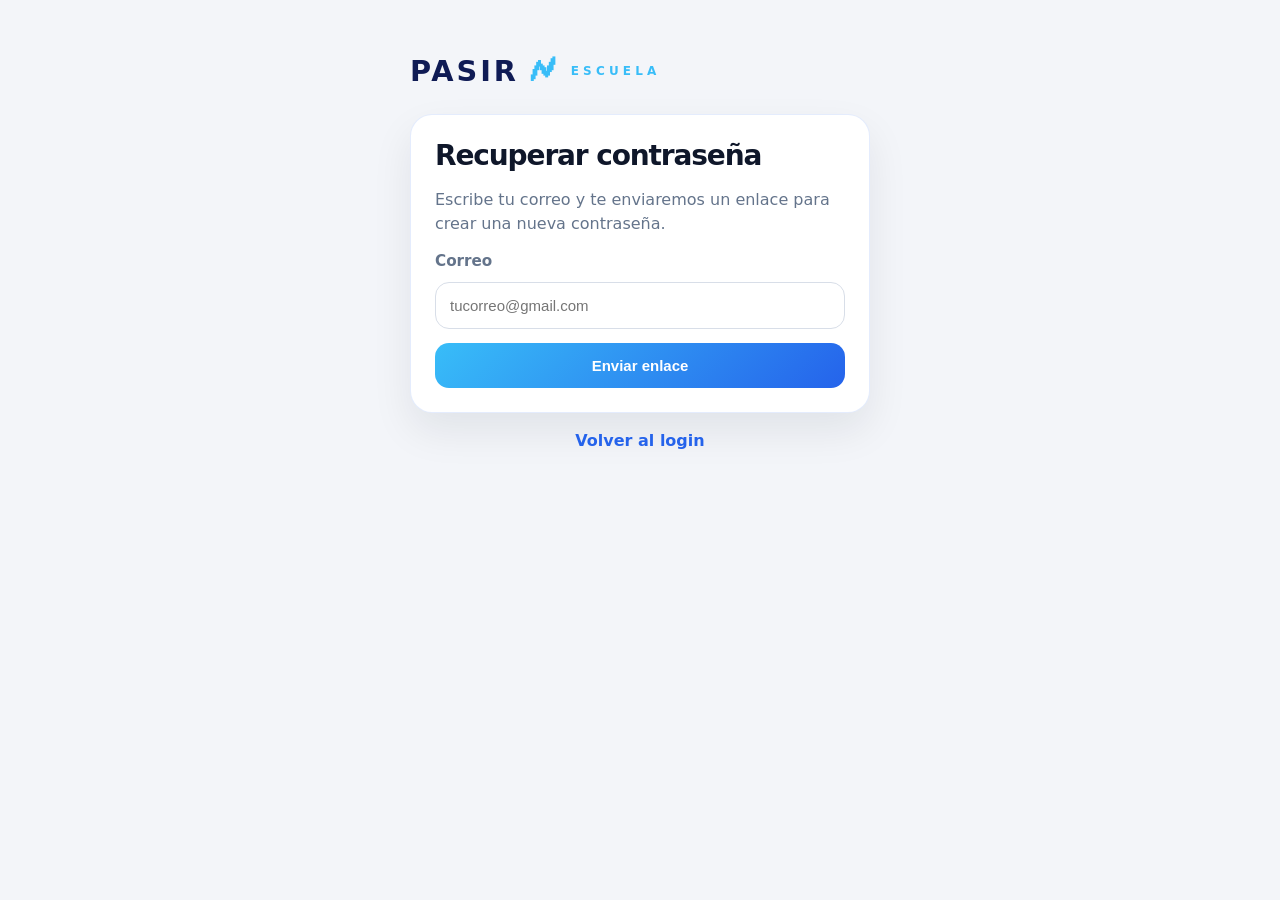
<file: reset.html>
<!doctype html>
<html lang="es">
<head>
<meta charset="utf-8" />
<meta name="viewport" content="width=device-width,initial-scale=1" />
<title>Recuperar contraseña | PASIR Escuela</title>
<link rel="stylesheet" href="app.css">
<script src="theme.js" defer></script>
<style>
:root{--bg:#f3f5f9;--card:#fff;--stroke:#d8dee8;--text:#0f172a;--muted:#64748b;--blue:#38bdf8;--blue2:#2563eb;--danger:#dc2626;--ok:#16a34a}
*{box-sizing:border-box}body{margin:0;background:var(--bg);color:var(--text);font-family:Inter,system-ui,-apple-system,"Segoe UI",Arial,sans-serif;min-height:100vh}.wrap{width:min(460px,92vw);margin:0 auto;padding:34px 0}.brand{text-align:center;font-weight:900;font-size:1.8rem;letter-spacing:.1em;color:#0f1b55;margin:20px 0 26px}.brand span{color:var(--blue)}.card{background:var(--card);border:1px solid rgba(37,99,235,.12);border-radius:22px;padding:24px;box-shadow:0 18px 40px rgba(15,23,42,.08)}h1{margin:0 0 8px;font-size:1.75rem;letter-spacing:-.04em}.muted{color:var(--muted);line-height:1.5}.field{margin:14px 0}.field label{display:block;font-weight:900;margin-bottom:6px}.input{width:100%;border:1px solid var(--stroke);border-radius:14px;background:#fff;padding:14px;font-size:15px;outline:none}.input:focus{border-color:#38bdf8;box-shadow:0 0 0 4px rgba(56,189,248,.16)}.btn{width:100%;border:0;border-radius:14px;padding:14px 16px;font-weight:900;font-size:15px;background:linear-gradient(135deg,#38bdf8,#2563eb);color:#fff;cursor:pointer}.btn:disabled{background:#9ca3af;cursor:not-allowed}.msg{display:none;margin-top:12px;border-radius:14px;padding:12px;font-weight:800}.ok{display:block;background:#dcfce7;color:#166534;border:1px solid #bbf7d0}.err{display:block;background:#fee2e2;color:#b91c1c;border:1px solid #fecaca}.links{text-align:center;margin-top:18px}.links a{color:#2563eb;font-weight:800;text-decoration:none}body[data-theme="dark"]{background:#0b1220;color:#f8fafc}body[data-theme="dark"] .card,body[data-theme="dark"] .input{background:#0f172a;color:#f8fafc;border-color:rgba(148,163,184,.22)}body[data-theme="dark"] .brand{color:#e2e8f0}body[data-theme="dark"] .muted{color:#94a3b8}
</style>
</head>
<body>
<div class="wrap">
  <div class="brand">PASIR<span>🗲</span><div style="font-size:.75rem;letter-spacing:.35em;color:#38bdf8">ESCUELA</div></div>
  <section class="card" id="requestBox">
    <h1>Recuperar contraseña</h1>
    <p class="muted">Escribe tu correo y te enviaremos un enlace para crear una nueva contraseña.</p>
    <form id="requestForm">
      <div class="field"><label>Correo</label><input class="input" id="email" type="email" placeholder="tucorreo@gmail.com" required></div>
      <button class="btn" id="requestBtn" type="submit">Enviar enlace</button>
      <div id="requestMsg" class="msg"></div>
    </form>
  </section>
  <section class="card" id="resetBox" style="display:none">
    <h1>Nueva contraseña</h1>
    <p class="muted">Ingresa tu nueva contraseña. El enlace solo puede usarse una vez.</p>
    <form id="resetForm">
      <div class="field"><label>Nueva contraseña</label><input class="input" id="newPass" type="password" minlength="6" required></div>
      <div class="field"><label>Repetir contraseña</label><input class="input" id="newPass2" type="password" minlength="6" required></div>
      <button class="btn" id="resetBtn" type="submit">Guardar contraseña</button>
      <div id="resetMsg" class="msg"></div>
    </form>
  </section>
  <div class="links"><a href="login.html">Volver al login</a></div>
</div>
<script>
const API_URL="https://pasir-proxy.vercel.app/api";
const $=id=>document.getElementById(id);
function jsonp(action,payload){return new Promise((resolve,reject)=>{const cb="cb_"+Math.random().toString(36).slice(2);const params=new URLSearchParams();params.set("action",action);Object.entries(payload||{}).forEach(([k,v])=>{if(v!==undefined&&v!==null)params.set(k,String(v))});params.set("callback",cb);const s=document.createElement("script");s.src=API_URL+"?"+params.toString();s.async=true;window[cb]=d=>{clean();resolve(d)};function clean(){try{delete window[cb]}catch(e){window[cb]=undefined} if(s.parentNode)s.parentNode.removeChild(s)}s.onerror=()=>{clean();reject(new Error("Sin conexión a internet."))};document.body.appendChild(s)})}
function msg(id,type,text){const el=$(id);el.className="msg "+type;el.textContent=text;el.style.display="block"}
function setBtn(btn,on,normal,loading){btn.disabled=on;btn.textContent=on?loading:normal}
const params=new URLSearchParams(location.search);const token=params.get("token")||"";
if(token){$("requestBox").style.display="none";$("resetBox").style.display="block"}
$("requestForm").addEventListener("submit",async e=>{e.preventDefault();const btn=$("requestBtn");setBtn(btn,true,"Enviar enlace","Enviando...");try{const resetUrlBase=new URL("reset.html",location.href).href;const r=await jsonp("requestPasswordReset",{email:$("email").value,resetUrlBase});if(!r.ok)throw new Error(r.error||"No se pudo enviar");msg("requestMsg","ok","Si el correo existe, te enviaremos un enlace de recuperación.")}catch(err){msg("requestMsg","err",err.message||String(err))}finally{setBtn(btn,false,"Enviar enlace","Enviando...")}});
$("resetForm").addEventListener("submit",async e=>{e.preventDefault();const p1=$("newPass").value,p2=$("newPass2").value;if(p1!==p2)return msg("resetMsg","err","Las contraseñas no coinciden.");const btn=$("resetBtn");setBtn(btn,true,"Guardar contraseña","Guardando...");try{const r=await jsonp("resetPassword",{token,password:p1});if(!r.ok)throw new Error(r.error||"No se pudo cambiar");msg("resetMsg","ok","Contraseña actualizada. Ya puedes iniciar sesión.");setTimeout(()=>location.href="login.html",1800)}catch(err){msg("resetMsg","err",err.message||String(err));setBtn(btn,false,"Guardar contraseña","Guardando...")}});
</script>
</body>
</html>
</file>
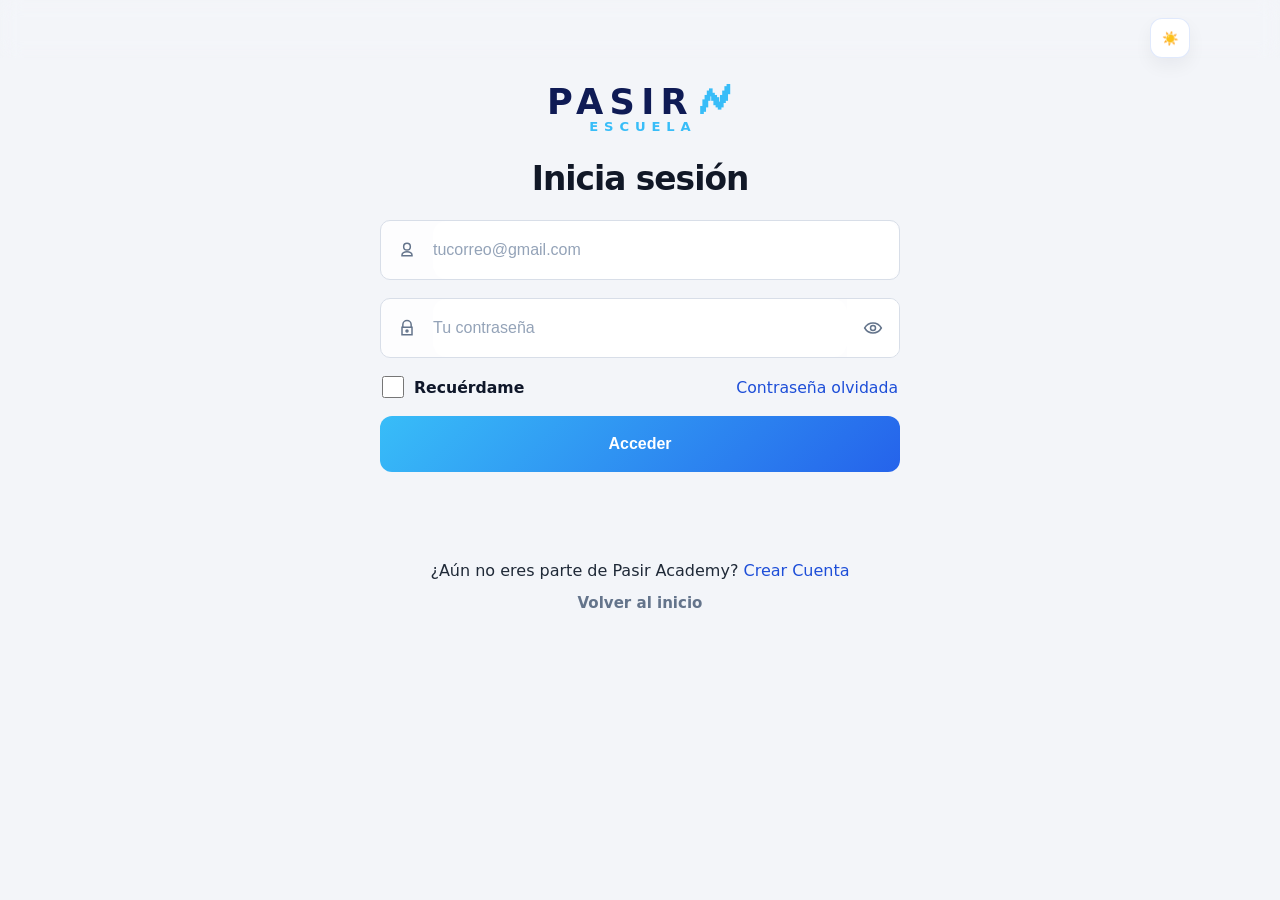
<file: zoom.html>
<!doctype html>
<html lang="es">
<head>
  <meta charset="utf-8" />
  <meta name="viewport" content="width=device-width,initial-scale=1" />
  <title>Aula en vivo por Zoom | PASIR Escuela</title>
  <link rel="manifest" href="manifest.json">
  <meta name="theme-color" content="#111827"/>
  <link rel="apple-touch-icon" href="icons/icon-192.png">
  <link rel="stylesheet" href="app.css">
  <script src="theme.js" defer></script>
  <style>
    :root{
      --bg:#f3f5f9;--card:#ffffff;--stroke:#d8e3f1;--text:#0f172a;--muted:#64748b;
      --blue:#2563eb;--sky:#38bdf8;--red:#ef4444;--purple:#7c3aed;--ok:#16a34a;
      --shadow:0 18px 40px rgba(15,23,42,.08)
    }
    *{box-sizing:border-box}
    body{margin:0;background:var(--bg);color:var(--text);font-family:Inter,system-ui,-apple-system,"Segoe UI",Arial,sans-serif;min-height:100vh}
    .container{width:min(1100px,92vw);margin:0 auto}
    .topbar{display:flex;justify-content:space-between;align-items:center;gap:12px;padding:18px 0}
    .brand{display:flex;align-items:center;gap:10px;font-weight:1000;color:#0f1b55;text-decoration:none}
    .dot{width:12px;height:12px;border-radius:999px;background:var(--sky);box-shadow:0 0 0 6px rgba(56,189,248,.14)}
    .actions{display:flex;gap:10px;flex-wrap:wrap}
    .btn{display:inline-flex;align-items:center;justify-content:center;gap:8px;padding:10px 13px;border-radius:14px;text-decoration:none;font-weight:900;border:1px solid rgba(37,99,235,.16);cursor:pointer;background:#fff;color:#1d4ed8;line-height:1.1}
    .btn.primary{background:linear-gradient(135deg,#ef4444,#7c3aed);color:#fff;border:0;box-shadow:0 12px 24px rgba(124,58,237,.22)}
    .btn.success{background:#dcfce7;color:#166534;border-color:#bbf7d0}
    .btn:disabled{opacity:.65;cursor:not-allowed}
    main{padding:4px 0 46px}
    .hero{background:radial-gradient(circle at 80% 10%,rgba(255,255,255,.36),transparent 26%),linear-gradient(135deg,#111827,#7c3aed 55%,#ef4444);border:0;border-radius:28px;padding:24px;box-shadow:0 24px 60px rgba(124,58,237,.24);display:grid;grid-template-columns:1.15fr .85fr;gap:20px;align-items:center;margin-bottom:18px;color:#fff;overflow:hidden;position:relative}
    .hero:before{content:"";position:absolute;right:-80px;bottom:-110px;width:260px;height:260px;border-radius:999px;background:rgba(255,255,255,.12)}
    .hero>*{position:relative;z-index:1}
    .eyebrow{display:inline-flex;align-items:center;gap:8px;color:#fff;font-weight:1000;background:rgba(255,255,255,.14);border:1px solid rgba(255,255,255,.22);border-radius:999px;padding:8px 12px;font-size:13px;margin-bottom:10px}
    h1{font-size:clamp(1.8rem,4vw,2.8rem);line-height:1.03;margin:0;color:#fff;letter-spacing:-.04em}
    .hero p{margin:10px 0 0;color:rgba(255,255,255,.86);font-size:1rem;max-width:640px}
    .hero-card{border-radius:24px;overflow:hidden;border:1px solid rgba(255,255,255,.24);background:#0f172a;min-height:205px;position:relative;box-shadow:0 18px 40px rgba(2,6,23,.26)}
    .hero-card img{width:100%;height:100%;object-fit:cover;display:block;opacity:.82;filter:saturate(1.08)}
    .live-dot{position:absolute;left:14px;top:14px;background:rgba(239,68,68,.96);color:#fff;border-radius:999px;padding:8px 12px;font-weight:1000;font-size:12px;box-shadow:0 10px 22px rgba(0,0,0,.18)}
    .layout{display:grid;grid-template-columns:1.15fr .85fr;gap:16px;align-items:start}
    .session,.side-card{background:#fff;border:1px solid rgba(37,99,235,.12);border-radius:24px;box-shadow:var(--shadow);padding:18px}
    .session h2,.side-card h2{margin:0 0 8px;font-size:1.25rem;color:#111827;letter-spacing:-.02em}
    .course-chip{display:inline-flex;margin-bottom:10px;align-items:center;gap:6px;padding:7px 10px;border-radius:999px;background:rgba(124,58,237,.10);border:1px solid rgba(124,58,237,.18);color:#6d28d9;font-size:12px;font-weight:1000}
    .meta{display:grid;gap:9px;margin:14px 0}.meta-row{display:flex;gap:10px;color:#334155}.meta-row b{min-width:95px;color:#0f172a}.message{background:#f7f2ff;border:1px solid rgba(124,58,237,.14);border-radius:16px;padding:12px;color:#334155;line-height:1.45}
    .session-actions{display:flex;gap:10px;flex-wrap:wrap;margin-top:14px}.note{margin-top:12px;color:var(--muted);font-size:13px;line-height:1.45}.empty,.err,.loading{background:#fff;border:1px solid rgba(37,99,235,.12);border-radius:20px;padding:18px;color:var(--muted);box-shadow:var(--shadow);line-height:1.45}.err{color:#dc2626;background:rgba(239,68,68,.08);border-color:rgba(239,68,68,.16);font-weight:800}
    .reminder-box{display:grid;gap:10px}.reminder-status{padding:12px;border-radius:16px;background:#f8fafc;border:1px solid rgba(37,99,235,.10);color:#334155;font-weight:800;line-height:1.4}.reminder-status.ok{background:#dcfce7;color:#166534;border-color:#bbf7d0}.reminder-status.warn{background:#fff7ed;color:#9a3412;border-color:#fed7aa}.countdown{display:grid;grid-template-columns:repeat(3,1fr);gap:8px;margin-top:12px}.count-box{background:#f8fafc;border:1px solid rgba(37,99,235,.10);border-radius:16px;padding:11px;text-align:center}.count-box b{display:block;font-size:1.3rem;color:#111827}.count-box span{font-size:11px;color:#64748b;font-weight:900}.tips{margin:10px 0 0;padding-left:18px;color:#475569;line-height:1.45;font-size:14px}.tips li{margin:5px 0}.small-muted{font-size:12px;color:#64748b;line-height:1.4}
    body[data-theme="dark"]{background:#0b1220;color:#f8fafc}body[data-theme="dark"] .brand,body[data-theme="dark"] .session h2,body[data-theme="dark"] .side-card h2,body[data-theme="dark"] .meta-row b,body[data-theme="dark"] .count-box b{color:#f8fafc}body[data-theme="dark"] .session,body[data-theme="dark"] .side-card,body[data-theme="dark"] .empty,body[data-theme="dark"] .loading,body[data-theme="dark"] .btn{background:#0f172a;color:#f8fafc;border-color:rgba(148,163,184,.22)}body[data-theme="dark"] .meta-row,body[data-theme="dark"] .note,body[data-theme="dark"] .tips,body[data-theme="dark"] .small-muted{color:#94a3b8}body[data-theme="dark"] .message,body[data-theme="dark"] .reminder-status,body[data-theme="dark"] .count-box{background:rgba(124,58,237,.09);border-color:rgba(167,139,250,.16);color:#cbd5e1}body[data-theme="dark"] .course-chip{background:rgba(124,58,237,.18);border-color:rgba(167,139,250,.22);color:#ddd6fe}
    @media(max-width:820px){.container{width:min(1100px,94vw)}.hero,.layout{grid-template-columns:1fr}.hero{padding:19px;border-radius:22px}.actions{width:100%}.actions .btn{flex:1}.session-actions .btn{width:100%}.meta-row{display:block}.meta-row b{display:block;margin-bottom:3px}.countdown{grid-template-columns:repeat(3,1fr)}}
  </style>
</head>
<body>
<header class="app-header"><div class="container"><div class="topbar">
  <a class="brand" href="account.html"><span class="dot"></span><span>PASIR<span style="color:#38bdf8"> ESCUELA 🗲</span></span></a>
  <div class="actions"><a class="btn" href="account.html">← Mis cursos</a><a class="btn" href="recursos.html">Recursos</a></div>
</div></div></header>
<main><div class="container">
  <section class="hero">
    <div><div class="eyebrow">🔴 Aula mensual en vivo</div><h1>Aula en vivo por Zoom</h1><p>Revisa tu próxima clase mensual, activa el aviso 10 minutos antes y guarda la sesión en tu calendario.</p></div>
    <div class="hero-card"><span class="live-dot">ZOOM EN VIVO</span><img src="img/curso_en_vivo_electricidad_industrial.jpg" alt="Aula en vivo por Zoom" onerror="this.onerror=null;this.src='icons/icon-512.png';"></div>
  </section>
  <div id="status" class="loading">Cargando tu sesión…</div>
  <section id="content" class="layout" aria-live="polite"></section>
</div></main>
<script>
const API_URL="https://pasir-proxy.vercel.app/api";
const token=localStorage.getItem("pasir_token");
if(!token) location.replace("login.html");
let currentSession=null;
let reminderInterval=null;
function escapeHtml_(s){return String(s||"").replace(/[&<>"']/g,c=>({"&":"&amp;","<":"&lt;",">":"&gt;","\"":"&quot;","'":"&#39;"}[c]));}
function jsonp(action,payload){return new Promise((resolve,reject)=>{const cb="cb_"+Math.random().toString(36).slice(2);const params=new URLSearchParams();params.set("action",action);Object.entries(payload||{}).forEach(([k,v])=>{if(v!==undefined&&v!==null)params.set(k,String(v));});params.set("callback",cb);const script=document.createElement("script");script.src=API_URL+"?"+params.toString();script.async=true;window[cb]=data=>{cleanup();resolve(data)};function cleanup(){try{delete window[cb]}catch(e){window[cb]=undefined} if(script.parentNode)script.parentNode.removeChild(script)}script.onerror=()=>{cleanup();reject(new Error("Sin conexión a internet."));};document.body.appendChild(script);});}
function formatDate(fecha){if(!fecha)return "Por confirmar";const d=parseSessionStart({fecha,hora:"00:00"});if(!d)return fecha;return d.toLocaleDateString("es-PE",{weekday:"long",year:"numeric",month:"long",day:"numeric"});}
function parseSessionStart(s){
  if(!s||!s.fecha)return null;
  const fecha=String(s.fecha||"").trim();
  const hora=String(s.hora||"20:00").trim();
  if(fecha.includes("T")){const d=new Date(fecha);if(!isNaN(d.getTime()))return d;}
  const parts=fecha.split(/[-\/]/).map(x=>Number(String(x).trim()));
  if(parts.length<3||parts.some(n=>Number.isNaN(n)))return null;
  let y,m,d;
  if(String(fecha.split(/[-\/]/)[0]).length===4){y=parts[0];m=parts[1]-1;d=parts[2];}
  else{y=parts[2];m=parts[1]-1;d=parts[0];}
  const hp=hora.split(":").map(x=>Number(String(x).trim()));
  const hh=Number.isFinite(hp[0])?hp[0]:20;
  const mm=Number.isFinite(hp[1])?hp[1]:0;
  const start=new Date(y,m,d,hh,mm,0);
  return isNaN(start.getTime())?null:start;
}
function calendarUrl(s){const start=parseSessionStart(s);if(!start)return "";const end=new Date(start.getTime()+(Number(s.duracion||120)*60000));const fmt=d=>d.toISOString().replace(/[-:]/g,"").replace(/\.\d{3}Z$/,"Z");const params=new URLSearchParams();params.set("action","TEMPLATE");params.set("text",`PASIR - ${s.titulo||"Clase en vivo"}`);params.set("dates",`${fmt(start)}/${fmt(end)}`);params.set("details",`${s.mensaje||"Clase mensual en vivo."}${s.enlace?"\n\nEnlace Zoom: "+s.enlace:""}\n\nRecomendación: configura aviso 10 minutos antes.`);params.set("location",s.enlace||"Zoom");return "https://calendar.google.com/calendar/render?"+params.toString();}
function icsEscape(text){return String(text||"").replace(/\\/g,"\\\\").replace(/;/g,"\\;").replace(/,/g,"\\,").replace(/\n/g,"\\n");}
function icsDate(d){return d.toISOString().replace(/[-:]/g,"").replace(/\.\d{3}Z$/,"Z");}
function icsDataUrl(s){const start=parseSessionStart(s);if(!start)return "";const end=new Date(start.getTime()+(Number(s.duracion||120)*60000));const uid="pasir-zoom-"+start.getTime()+"@pasir-escuela";const ics=["BEGIN:VCALENDAR","VERSION:2.0","PRODID:-//PASIR Escuela//Aula Zoom//ES","CALSCALE:GREGORIAN","METHOD:PUBLISH","BEGIN:VEVENT","UID:"+uid,"DTSTAMP:"+icsDate(new Date()),"DTSTART:"+icsDate(start),"DTEND:"+icsDate(end),"SUMMARY:"+icsEscape("PASIR - "+(s.titulo||"Clase en vivo por Zoom")),"DESCRIPTION:"+icsEscape((s.mensaje||"Clase mensual en vivo.")+(s.enlace?"\n\nEnlace Zoom: "+s.enlace:"")),"LOCATION:"+icsEscape(s.enlace||"Zoom"),"BEGIN:VALARM","TRIGGER:-PT10M","ACTION:DISPLAY","DESCRIPTION:"+icsEscape("Tu clase por Zoom empieza en 10 minutos"),"END:VALARM","END:VEVENT","END:VCALENDAR"].join("\r\n");return "data:text/calendar;charset=utf-8,"+encodeURIComponent(ics);}
function reminderKey(s){return "pasir_zoom_notified_"+btoa(unescape(encodeURIComponent([s.fecha,s.hora,s.titulo].join("|")))).replace(/=/g,"");}
function humanTime(ms){if(ms<=0)return "ahora";const totalMin=Math.ceil(ms/60000);const days=Math.floor(totalMin/1440);const hours=Math.floor((totalMin%1440)/60);const mins=totalMin%60;const parts=[];if(days)parts.push(days+" d");if(hours)parts.push(hours+" h");if(mins||!parts.length)parts.push(mins+" min");return parts.join(" ");}
function updateCountdown(s){const start=parseSessionStart(s);const el=document.getElementById("countdown");const reminder=document.getElementById("reminderStatus");if(!start||!el)return;const now=new Date();const ms=start.getTime()-now.getTime();const msReminder=ms-10*60000;const total=Math.max(0,Math.floor(ms/1000));const h=Math.floor(total/3600);const m=Math.floor((total%3600)/60);const sec=total%60;el.innerHTML=`<div class="count-box"><b>${String(h).padStart(2,"0")}</b><span>horas</span></div><div class="count-box"><b>${String(m).padStart(2,"0")}</b><span>minutos</span></div><div class="count-box"><b>${String(sec).padStart(2,"0")}</b><span>segundos</span></div>`;if(reminder){if(ms<=0&&ms>-2*60*60000){reminder.className="reminder-status warn";reminder.textContent="La clase ya empezó. Ingresa al Zoom desde el botón principal.";}else if(msReminder>0){reminder.className="reminder-status";reminder.textContent="El aviso se mostrará 10 minutos antes. Falta "+humanTime(msReminder)+" para el recordatorio.";}else if(ms>0){reminder.className="reminder-status warn";reminder.textContent="Estás dentro de los 10 minutos previos. Ya puedes ingresar o prepararte para la clase.";}else{reminder.className="reminder-status";reminder.textContent="Esta sesión ya pasó o está por finalizar.";}}}
async function showZoomNotification(s){
  const key=reminderKey(s);if(localStorage.getItem(key)==="yes")return;
  const title="Tu clase por Zoom empieza en 10 minutos";
  const body=(s.titulo||"Clase mensual en vivo")+" · "+(s.hora||"")+". Entra desde PASIR Escuela.";
  const options={body,icon:"icons/icon-192.png",badge:"icons/icon-192.png",tag:key,requireInteraction:true};
  try{if("serviceWorker" in navigator){const reg=await navigator.serviceWorker.ready;await reg.showNotification(title,options);}else{new Notification(title,options);}localStorage.setItem(key,"yes");}
  catch(e){try{new Notification(title,options);localStorage.setItem(key,"yes");}catch(err){}}
}
function monitorReminder(s){
  if(reminderInterval)clearInterval(reminderInterval);
  function check(){const start=parseSessionStart(s);if(!start)return;updateCountdown(s);const ms=start.getTime()-Date.now();if(ms<=10*60000&&ms>0&&Notification.permission==="granted")showZoomNotification(s);}
  check();reminderInterval=setInterval(check,1000);
}
async function enableBrowserReminder(s){
  const status=document.getElementById("reminderStatus");
  if(!("Notification" in window)){status.className="reminder-status warn";status.textContent="Tu navegador no permite notificaciones. Usa el botón para descargar el recordatorio o agrega la clase al calendario.";return;}
  let permission=Notification.permission;
  if(permission==="default")permission=await Notification.requestPermission();
  if(permission==="granted"){status.className="reminder-status ok";status.textContent="Aviso activado. Mantén esta página abierta o agrega el recordatorio al calendario para mayor seguridad.";monitorReminder(s);}
  else{status.className="reminder-status warn";status.textContent="No se activó el aviso porque el navegador no dio permiso. Puedes usar el archivo .ics o Google Calendar.";}
}
function sessionCard(s){const cal=calendarUrl(s);const ics=icsDataUrl(s);return `<article class="session"><span class="course-chip">🎓 ${escapeHtml_(s.curso||"Aula en vivo")}</span><h2>${escapeHtml_(s.titulo||"Clase mensual en vivo")}</h2><div class="meta"><div class="meta-row"><b>Fecha:</b><span>${escapeHtml_(formatDate(s.fecha))}</span></div><div class="meta-row"><b>Hora:</b><span>${escapeHtml_(s.hora||"Por confirmar")}</span></div><div class="meta-row"><b>Duración:</b><span>${escapeHtml_(s.duracion||120)} minutos</span></div></div><div class="message">${escapeHtml_(s.mensaje||"Cuando llegue la fecha, entra desde este botón.")}</div><div class="session-actions">${s.enlace?`<a class="btn primary" href="${escapeHtml_(s.enlace)}" target="_blank" rel="noopener">Entrar a Zoom</a>`:`<span class="btn">Enlace por confirmar</span>`}${cal?`<a class="btn" href="${escapeHtml_(cal)}" target="_blank" rel="noopener">Agregar a Google Calendar</a>`:""}</div></article><aside class="side-card"><h2>🔔 Aviso 10 min antes</h2><div class="reminder-box"><div id="reminderStatus" class="reminder-status">Activa la notificación para que esta página te avise 10 minutos antes de la clase.</div><div id="countdown" class="countdown"><div class="count-box"><b>--</b><span>horas</span></div><div class="count-box"><b>--</b><span>minutos</span></div><div class="count-box"><b>--</b><span>segundos</span></div></div><button class="btn success" id="enableReminderBtn" type="button">Activar aviso en este navegador</button>${ics?`<a class="btn" href="${ics}" download="PASIR-clase-zoom.ics">Descargar recordatorio .ics</a>`:""}<p class="small-muted">El aviso del navegador funciona mejor si esta página queda abierta. El archivo .ics crea un recordatorio de calendario 10 minutos antes.</p></div><h2 style="margin-top:18px">✅ Antes de entrar</h2><ul class="tips"><li>Conéctate 10 minutos antes.</li><li>Verifica audio, cámara e internet.</li><li>Ten tus preguntas listas para la clase.</li></ul></aside>`;}
function setupSessionTools(s){currentSession=s;monitorReminder(s);const btn=document.getElementById("enableReminderBtn");if(btn)btn.addEventListener("click",()=>enableBrowserReminder(s));}
async function loadZoom(){const status=document.getElementById("status");const content=document.getElementById("content");try{const r=await jsonp("zoomSession",{token});status.textContent="";if(!r.ok){content.className="";content.innerHTML=`<div class="empty">${escapeHtml_(r.error||"No tienes acceso al aula en vivo.")}<p class="note">Si ya compraste, espera a que el administrador te active el acceso.</p></div>`;return;}if(!r.session){content.className="";content.innerHTML='<div class="empty">Todavía no hay una sesión mensual programada. Cuando el administrador agregue la fecha y el enlace de Zoom, aparecerá aquí automáticamente.</div>';return;}content.className="layout";content.innerHTML=sessionCard(r.session);setupSessionTools(r.session);}catch(e){content.className="";status.innerHTML='<div class="err">'+escapeHtml_(e.message||e)+'</div>';}}
loadZoom();
if("serviceWorker" in navigator){window.addEventListener("load",()=>navigator.serviceWorker.register("./sw.js").catch(()=>{}));}
</script>
</body>
</html>
</file>
<file: app.css>
/* app.css — Pasir Virtual School UI (global) */
:root{
  color-scheme: light dark;

  --primary:#2563eb;
  --accent:#38bdf8;
  --success:#22c55e;
  --danger:#ef4444;

  /* Light: azul/celeste elegante (no blanco plano) */
  --bg:#f2f7ff;
  --bg2:#eaf4ff;
  --card:#ffffff;
  --card2: rgba(37,99,235,.06);
  --stroke: rgba(37,99,235,.18);
  --text:#0b1220;
  --muted:#475569;

  --shadow: 0 18px 45px rgba(2, 6, 23, .10);
  --r: 18px;
  --pill: 999px;
  --t: .18s ease-out;
}

body[data-theme="dark"]{
  --bg:#0b1220;
  --bg2:#09101d;
  --card: rgba(15,23,42,.96);
  --card2: rgba(255,255,255,.06);
  --stroke: rgba(148,163,184,.22);
  --text:#f9fafb;
  --muted: rgba(255,255,255,.70);
  --shadow: 0 18px 55px rgba(0,0,0,.55);
}

*{box-sizing:border-box}
html,body{height:100%}
body{
  margin:0;
  font-family: ui-sans-serif, system-ui, -apple-system, Segoe UI, Roboto, Arial, "Noto Sans", "Helvetica Neue", sans-serif;
  background:
    radial-gradient(900px 520px at 12% -10%, rgba(56,189,248,.20), transparent 60%),
    radial-gradient(860px 520px at 95% 0%, rgba(37,99,235,.18), transparent 55%),
    linear-gradient(180deg, var(--bg), var(--bg2));
  color: var(--text);
}

a{color:inherit}
.container{width:min(1120px,92vw); margin:0 auto}
.muted{color:var(--muted)}
.hr{height:1px;background:var(--stroke);border:0;margin:16px 0}

/* Header (unificado) */
.app-header{
  position:sticky; top:0; z-index:80;
  border-bottom:1px solid var(--stroke);
  background: color-mix(in oklab, var(--card) 82%, transparent);
  backdrop-filter: blur(10px);
}
.app-header .row{
  display:flex; align-items:center; justify-content:space-between; gap:12px;
  padding:12px 0;
}
.brand{
  display:flex; align-items:center; gap:10px;
  font-weight:1000;
  letter-spacing:.2px;
}
.brand .dot{
  width:10px;height:10px;border-radius:999px;
  background:var(--accent);
  box-shadow:0 0 0 6px rgba(56,189,248,.16);
}
.nav-actions{display:flex; align-items:center; gap:10px; flex-wrap:wrap}

/* Buttons */
.btn{
  display:inline-flex; align-items:center; justify-content:center; gap:8px;
  padding:10px 12px;
  border-radius:14px;
  border:1px solid var(--stroke);
  background: var(--card);
  color: var(--text);
  text-decoration:none;
  cursor:pointer;
  font-weight:900;
  transition: transform var(--t), border-color var(--t), filter var(--t);
}
.btn:hover{transform:translateY(-1px); border-color: rgba(56,189,248,.55)}
.btn:active{transform:translateY(0) scale(.99)}
.btn.primary{background: var(--primary); color:#fff; border-color: rgba(37,99,235,.55)}
.btn.secondary{background: rgba(56,189,248,.16); border-color: rgba(56,189,248,.30)}
.btn.danger{background: rgba(239,68,68,.14); border-color: rgba(239,68,68,.30)}
.btn.full{width:100%}
.theme-btn{width:40px;height:40px;border-radius:var(--pill);padding:0}
.sr-only{position:absolute;width:1px;height:1px;padding:0;margin:-1px;overflow:hidden;clip:rect(0,0,0,0);white-space:nowrap;border:0}

/* Cards */
.card{
  border:1px solid var(--stroke);
  border-radius: var(--r);
  background: var(--card2);
  box-shadow: var(--shadow);
}
.card-inner{background: var(--card); border-radius: calc(var(--r) - 6px); padding:18px; border:1px solid color-mix(in oklab, var(--stroke) 70%, transparent)}
.stack{display:flex; flex-direction:column; gap:12px}

/* Forms */
.field{display:flex; flex-direction:column; gap:6px; margin:10px 0}
label{color:var(--muted); font-weight:800; font-size:.95rem}
input,select,textarea{
  width:100%;
  padding:12px 12px;
  border-radius:14px;
  border:1px solid var(--stroke);
  background: var(--card);
  color: var(--text);
  outline:none;
}
input:focus,select:focus,textarea:focus{
  border-color: rgba(56,189,248,.55);
  box-shadow:0 0 0 4px rgba(56,189,248,.18);
}

.page{padding:18px 0 30px}
.hero{
  padding:18px;
  border-radius: var(--r);
  border:1px solid var(--stroke);
  background: linear-gradient(135deg, rgba(37,99,235,.14), rgba(56,189,248,.10));
}

/* Course safe overrides: don't affect your player logic */
.player-wrap, .player{background:transparent !important}


/* ===== Pasir theme helpers unificados ===== */
html[data-theme="dark"], body[data-theme="dark"]{
  color-scheme: dark;
}
html[data-theme="light"], body[data-theme="light"]{
  color-scheme: light;
}
body{
  transition: background .25s ease, color .25s ease;
}
body[data-theme="dark"] .card,
body[data-theme="dark"] .app-header,
body[data-theme="dark"] .btn,
body[data-theme="dark"] .currency-pop,
body[data-theme="dark"] .currency-select{
  color: var(--text);
}
body[data-theme="dark"] .muted{
  color: var(--muted) !important;
}
body[data-theme="dark"] .btn.secondary{
  background: rgba(56,189,248,.14);
  color: var(--text);
}
body[data-theme="dark"] .btn.primary{
  color:#fff;
}
</file>
<file: Pasarela/index.css>
:root {
  --primary: #1f2a37;
  --primary-2: #111827;
  --accent: #1677d8;
  --accent-soft: #e9f3ff;
  --bg: #f3f5f8;
  --card: #ffffff;
  --text: #18212f;
  --muted: #667085;
  --border: #d9e1ea;
  --success: #16a34a;
  --danger: #e11d48;
  --radius: 18px;
  --shadow: 0 18px 45px rgba(15, 23, 42, 0.08);
}

* { box-sizing: border-box; margin: 0; padding: 0; }
html, body { min-height: 100%; }
body {
  font-family: Inter, -apple-system, BlinkMacSystemFont, "Segoe UI", Roboto, Helvetica, Arial, sans-serif;
  background: linear-gradient(180deg, #f6f8fb 0%, #eef2f6 100%);
  color: var(--text);
  line-height: 1.5;
  padding: 24px;
}

.payment-shell {
  max-width: 720px;
  margin: 0 auto;
}

.payment-container {
  background: var(--card);
  border-radius: 24px;
  box-shadow: var(--shadow);
  padding: 34px;
  border: 1px solid rgba(217, 225, 234, 0.7);
}

.header {
  text-align: center;
  margin-bottom: 24px;
}
.header h1 {
  font-size: clamp(1.9rem, 5vw, 2.8rem);
  line-height: 1.08;
  margin-bottom: 12px;
  font-weight: 800;
  letter-spacing: -0.03em;
}
.header p {
  font-size: 1.1rem;
  color: var(--muted);
}

.product-info {
  background: #f6f8fb;
  border: 1px solid #edf1f5;
  border-radius: 18px;
  padding: 18px 20px;
  margin-bottom: 28px;
}
.product-price {
  font-size: clamp(1.5rem, 4vw, 2rem);
  font-weight: 800;
  color: var(--accent);
}

.section-label {
  font-size: 1.1rem;
  font-weight: 700;
  margin-bottom: 14px;
}

.payment-methods {
  display: grid;
  grid-template-columns: repeat(4, minmax(0, 1fr));
  gap: 12px;
  margin-bottom: 28px;
}

.method-btn {
  appearance: none;
  border: 1px solid #cfd8e3;
  background: #fff;
  color: var(--text);
  min-height: 54px;
  border-radius: 14px;
  padding: 12px;
  font-size: 1.05rem;
  font-weight: 600;
  cursor: pointer;
  transition: 0.25s ease;
}
.method-btn:hover {
  border-color: var(--accent);
  color: var(--accent);
  transform: translateY(-1px);
}
.method-btn.active {
  background: var(--accent);
  border-color: var(--accent);
  color: #fff;
  box-shadow: 0 10px 18px rgba(22, 119, 216, 0.2);
}

.payment-details {
  text-align: center;
  padding: 6px 0 4px;
}
.qr-container {
  background: #fbfcfe;
  border: 1px dashed #cfd8e3;
  border-radius: 18px;
  padding: 24px;
  margin-bottom: 18px;
}
.qr-container img {
  width: 100%;
  max-width: 280px;
  display: block;
  margin: 0 auto;
  border-radius: 14px;
}
.method-caption {
  color: var(--muted);
  font-size: 1rem;
  margin-bottom: 8px;
}
.method-strong {
  font-size: 1.05rem;
  font-weight: 800;
  margin-top: 8px;
}
.hidden { display: none !important; }

.btn-submit,
.pay-link {
  display: inline-flex;
  align-items: center;
  justify-content: center;
  width: 100%;
  min-height: 56px;
  border: 0;
  border-radius: 14px;
  background: linear-gradient(135deg, #30383f, #1f2a37);
  color: #fff;
  text-decoration: none;
  font-size: 1.05rem;
  font-weight: 700;
  cursor: pointer;
  transition: 0.25s ease;
}
.btn-submit:hover,
.pay-link:hover {
  transform: translateY(-1px);
  filter: brightness(1.03);
}

.verification-form {
  display: none;
  margin-top: 28px;
  padding-top: 28px;
  border-top: 1px solid #e6ebf1;
}
.form-title {
  font-size: 1.25rem;
  font-weight: 800;
  margin-bottom: 18px;
}
.form-group { margin-bottom: 16px; }
.form-group label {
  display: block;
  margin-bottom: 8px;
  font-weight: 600;
}
.form-group input {
  width: 100%;
  min-height: 50px;
  border-radius: 14px;
  border: 1px solid #d5dee8;
  background: #fff;
  padding: 12px 14px;
  font-size: 1rem;
  outline: none;
  transition: 0.2s ease;
}
.form-group input:focus {
  border-color: var(--accent);
  box-shadow: 0 0 0 4px rgba(22, 119, 216, 0.1);
}
.helper-note {
  font-size: 0.95rem;
  color: var(--muted);
  margin-top: -2px;
  margin-bottom: 18px;
}

.loading-spinner,
#success-msg,
#error-msg {
  text-align: center;
  padding: 18px 10px;
}
.loading-spinner { color: var(--muted); }
#success-msg {
  display: none;
  color: var(--success);
}
#error-msg {
  display: none;
  color: var(--danger);
}

@media (max-width: 720px) {
  body { padding: 14px; }
  .payment-container { padding: 22px 18px; border-radius: 20px; }
  .payment-methods { grid-template-columns: repeat(2, minmax(0, 1fr)); }
}
</file>
